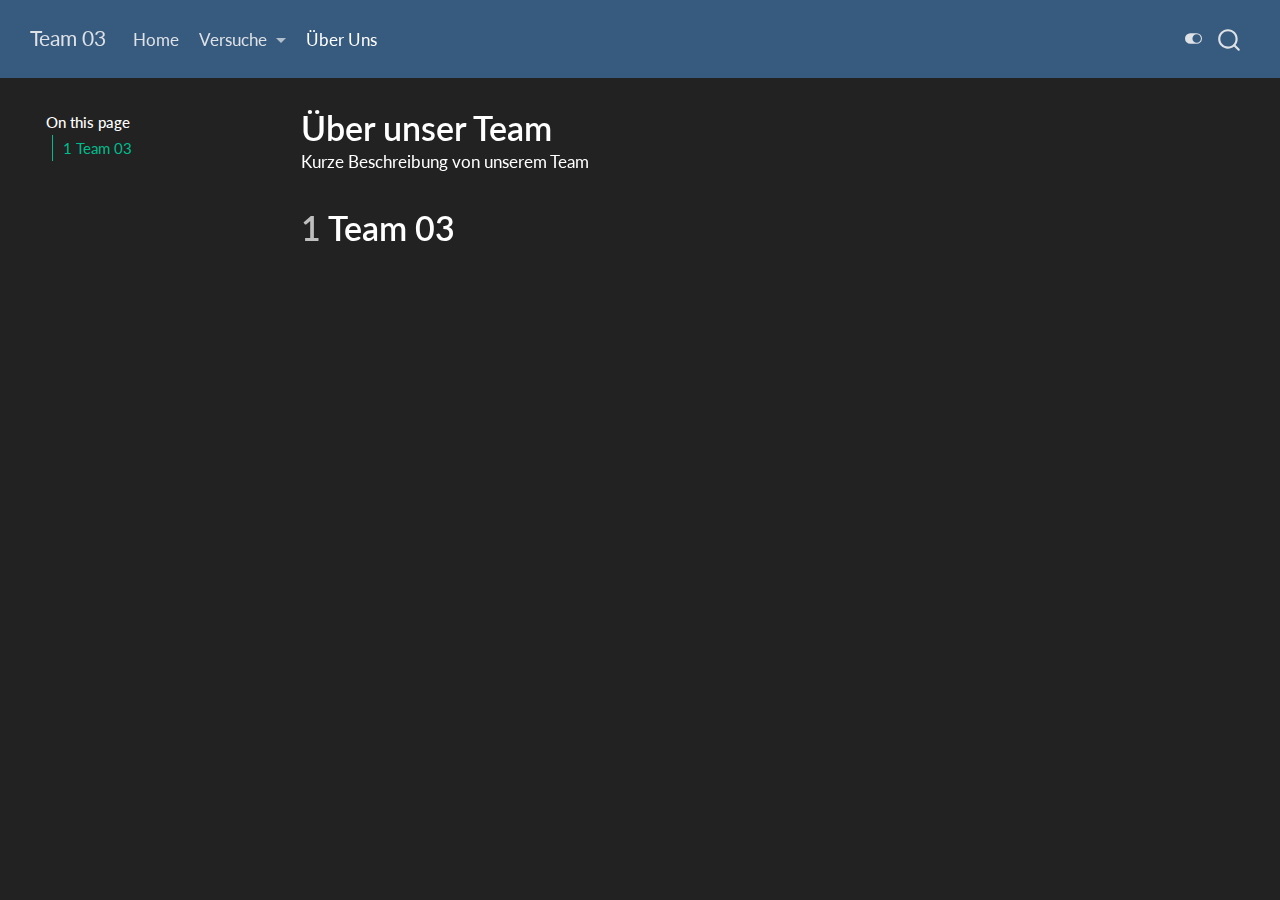
<file: about.html>
<!DOCTYPE html>
<html xmlns="http://www.w3.org/1999/xhtml" lang="en" xml:lang="en"><head>

<meta charset="utf-8">
<meta name="generator" content="quarto-1.6.42">

<meta name="viewport" content="width=device-width, initial-scale=1.0, user-scalable=yes">

<meta name="description" content="Kurze Beschreibung von unserem Team">

<title>Über unser Team – Team 03</title>
<style>
code{white-space: pre-wrap;}
span.smallcaps{font-variant: small-caps;}
div.columns{display: flex; gap: min(4vw, 1.5em);}
div.column{flex: auto; overflow-x: auto;}
div.hanging-indent{margin-left: 1.5em; text-indent: -1.5em;}
ul.task-list{list-style: none;}
ul.task-list li input[type="checkbox"] {
  width: 0.8em;
  margin: 0 0.8em 0.2em -1em; /* quarto-specific, see https://github.com/quarto-dev/quarto-cli/issues/4556 */ 
  vertical-align: middle;
}
</style>


<script src="site_libs/quarto-nav/quarto-nav.js"></script>
<script src="site_libs/quarto-nav/headroom.min.js"></script>
<script src="site_libs/clipboard/clipboard.min.js"></script>
<script src="site_libs/quarto-search/autocomplete.umd.js"></script>
<script src="site_libs/quarto-search/fuse.min.js"></script>
<script src="site_libs/quarto-search/quarto-search.js"></script>
<meta name="quarto:offset" content="./">
<script src="site_libs/quarto-html/quarto.js"></script>
<script src="site_libs/quarto-html/popper.min.js"></script>
<script src="site_libs/quarto-html/tippy.umd.min.js"></script>
<script src="site_libs/quarto-html/anchor.min.js"></script>
<link href="site_libs/quarto-html/tippy.css" rel="stylesheet">
<link href="site_libs/quarto-html/quarto-syntax-highlighting-2f5df379a58b258e96c21c0638c20c03.css" rel="stylesheet" class="quarto-color-scheme" id="quarto-text-highlighting-styles">
<link href="site_libs/quarto-html/quarto-syntax-highlighting-dark-b53751a350365c71b6c909e95f209ed1.css" rel="stylesheet" class="quarto-color-scheme quarto-color-alternate" id="quarto-text-highlighting-styles">
<script src="site_libs/bootstrap/bootstrap.min.js"></script>
<link href="site_libs/bootstrap/bootstrap-icons.css" rel="stylesheet">
<link href="site_libs/bootstrap/bootstrap-d75320580429fd03ccc14abf5aea7e44.min.css" rel="stylesheet" append-hash="true" class="quarto-color-scheme" id="quarto-bootstrap" data-mode="light">
<link href="site_libs/bootstrap/bootstrap-dark-03cff2e87a80ce85282700c0d3d2a4d3.min.css" rel="stylesheet" append-hash="true" class="quarto-color-scheme quarto-color-alternate" id="quarto-bootstrap" data-mode="dark">
<script id="quarto-search-options" type="application/json">{
  "location": "navbar",
  "copy-button": false,
  "collapse-after": 3,
  "panel-placement": "end",
  "type": "overlay",
  "limit": 50,
  "keyboard-shortcut": [
    "f",
    "/",
    "s"
  ],
  "show-item-context": false,
  "language": {
    "search-no-results-text": "No results",
    "search-matching-documents-text": "matching documents",
    "search-copy-link-title": "Copy link to search",
    "search-hide-matches-text": "Hide additional matches",
    "search-more-match-text": "more match in this document",
    "search-more-matches-text": "more matches in this document",
    "search-clear-button-title": "Clear",
    "search-text-placeholder": "",
    "search-detached-cancel-button-title": "Cancel",
    "search-submit-button-title": "Submit",
    "search-label": "Search"
  }
}</script>


<link rel="stylesheet" href="styles.css">
</head>

<body class="floating nav-fixed">

<div id="quarto-search-results"></div>
  <header id="quarto-header" class="headroom fixed-top">
    <nav class="navbar navbar-expand-lg " data-bs-theme="dark">
      <div class="navbar-container container-fluid">
      <div class="navbar-brand-container mx-auto">
    <a class="navbar-brand" href="./index.html">
    <span class="navbar-title">Team 03</span>
    </a>
  </div>
            <div id="quarto-search" class="" title="Search"></div>
          <button class="navbar-toggler" type="button" data-bs-toggle="collapse" data-bs-target="#navbarCollapse" aria-controls="navbarCollapse" role="menu" aria-expanded="false" aria-label="Toggle navigation" onclick="if (window.quartoToggleHeadroom) { window.quartoToggleHeadroom(); }">
  <span class="navbar-toggler-icon"></span>
</button>
          <div class="collapse navbar-collapse" id="navbarCollapse">
            <ul class="navbar-nav navbar-nav-scroll me-auto">
  <li class="nav-item">
    <a class="nav-link" href="./index.html"> 
<span class="menu-text">Home</span></a>
  </li>  
  <li class="nav-item dropdown ">
    <a class="nav-link dropdown-toggle" href="#" id="nav-menu-versuche" role="link" data-bs-toggle="dropdown" aria-expanded="false">
 <span class="menu-text">Versuche</span>
    </a>
    <ul class="dropdown-menu" aria-labelledby="nav-menu-versuche">    
        <li>
    <a class="dropdown-item" href="./versuch1.html">
 <span class="dropdown-text">Versuch 1</span></a>
  </li>  
        <li>
    <a class="dropdown-item" href="./versuch2.html">
 <span class="dropdown-text">Versuch 2</span></a>
  </li>  
        <li>
    <a class="dropdown-item" href="./versuch3.html">
 <span class="dropdown-text">Versuch 3</span></a>
  </li>  
        <li>
    <a class="dropdown-item" href="./versuch4.html">
 <span class="dropdown-text">Versuch 4</span></a>
  </li>  
        <li>
    <a class="dropdown-item" href="./versuch5.html">
 <span class="dropdown-text">Versuch 5</span></a>
  </li>  
        <li>
    <a class="dropdown-item" href="./versuch6.html">
 <span class="dropdown-text">Versuch 6</span></a>
  </li>  
    </ul>
  </li>
  <li class="nav-item">
    <a class="nav-link active" href="./about.html" aria-current="page"> 
<span class="menu-text">Über Uns</span></a>
  </li>  
</ul>
          </div> <!-- /navcollapse -->
            <div class="quarto-navbar-tools">
  <a href="" class="quarto-color-scheme-toggle quarto-navigation-tool  px-1" onclick="window.quartoToggleColorScheme(); return false;" title="Toggle dark mode"><i class="bi"></i></a>
</div>
      </div> <!-- /container-fluid -->
    </nav>
</header>
<!-- content -->
<div id="quarto-content" class="quarto-container page-columns page-rows-contents page-layout-article page-navbar">
<!-- sidebar -->
  <nav id="quarto-sidebar" class="sidebar collapse collapse-horizontal quarto-sidebar-collapse-item sidebar-navigation floating overflow-auto">
    <nav id="TOC" role="doc-toc" class="toc-active" data-toc-expanded="99">
    <h2 id="toc-title">On this page</h2>
   
  <ul>
  <li><a href="#team-03" id="toc-team-03" class="nav-link active" data-scroll-target="#team-03"><span class="header-section-number">1</span> Team 03</a></li>
  </ul>
</nav>
</nav>
<div id="quarto-sidebar-glass" class="quarto-sidebar-collapse-item" data-bs-toggle="collapse" data-bs-target=".quarto-sidebar-collapse-item"></div>
<!-- margin-sidebar -->
    <div id="quarto-margin-sidebar" class="sidebar margin-sidebar zindex-bottom">
    </div>
<!-- main -->
<main class="content" id="quarto-document-content">

<header id="title-block-header" class="quarto-title-block default">
<div class="quarto-title">
<h1 class="title">Über unser Team</h1>
</div>

<div>
  <div class="description">
    Kurze Beschreibung von unserem Team
  </div>
</div>


<div class="quarto-title-meta">

    
  
    
  </div>
  


</header>


<section id="team-03" class="level1" data-number="1">
<h1 data-number="1"><span class="header-section-number">1</span> Team 03</h1>


</section>

</main> <!-- /main -->
<script id="quarto-html-after-body" type="application/javascript">
window.document.addEventListener("DOMContentLoaded", function (event) {
  const toggleBodyColorMode = (bsSheetEl) => {
    const mode = bsSheetEl.getAttribute("data-mode");
    const bodyEl = window.document.querySelector("body");
    if (mode === "dark") {
      bodyEl.classList.add("quarto-dark");
      bodyEl.classList.remove("quarto-light");
    } else {
      bodyEl.classList.add("quarto-light");
      bodyEl.classList.remove("quarto-dark");
    }
  }
  const toggleBodyColorPrimary = () => {
    const bsSheetEl = window.document.querySelector("link#quarto-bootstrap");
    if (bsSheetEl) {
      toggleBodyColorMode(bsSheetEl);
    }
  }
  toggleBodyColorPrimary();  
  const disableStylesheet = (stylesheets) => {
    for (let i=0; i < stylesheets.length; i++) {
      const stylesheet = stylesheets[i];
      stylesheet.rel = 'prefetch';
    }
  }
  const enableStylesheet = (stylesheets) => {
    for (let i=0; i < stylesheets.length; i++) {
      const stylesheet = stylesheets[i];
      stylesheet.rel = 'stylesheet';
    }
  }
  const manageTransitions = (selector, allowTransitions) => {
    const els = window.document.querySelectorAll(selector);
    for (let i=0; i < els.length; i++) {
      const el = els[i];
      if (allowTransitions) {
        el.classList.remove('notransition');
      } else {
        el.classList.add('notransition');
      }
    }
  }
  const toggleGiscusIfUsed = (isAlternate, darkModeDefault) => {
    const baseTheme = document.querySelector('#giscus-base-theme')?.value ?? 'light';
    const alternateTheme = document.querySelector('#giscus-alt-theme')?.value ?? 'dark';
    let newTheme = '';
    if(darkModeDefault) {
      newTheme = isAlternate ? baseTheme : alternateTheme;
    } else {
      newTheme = isAlternate ? alternateTheme : baseTheme;
    }
    const changeGiscusTheme = () => {
      // From: https://github.com/giscus/giscus/issues/336
      const sendMessage = (message) => {
        const iframe = document.querySelector('iframe.giscus-frame');
        if (!iframe) return;
        iframe.contentWindow.postMessage({ giscus: message }, 'https://giscus.app');
      }
      sendMessage({
        setConfig: {
          theme: newTheme
        }
      });
    }
    const isGiscussLoaded = window.document.querySelector('iframe.giscus-frame') !== null;
    if (isGiscussLoaded) {
      changeGiscusTheme();
    }
  }
  const toggleColorMode = (alternate) => {
    // Switch the stylesheets
    const alternateStylesheets = window.document.querySelectorAll('link.quarto-color-scheme.quarto-color-alternate');
    manageTransitions('#quarto-margin-sidebar .nav-link', false);
    if (alternate) {
      enableStylesheet(alternateStylesheets);
      for (const sheetNode of alternateStylesheets) {
        if (sheetNode.id === "quarto-bootstrap") {
          toggleBodyColorMode(sheetNode);
        }
      }
    } else {
      disableStylesheet(alternateStylesheets);
      toggleBodyColorPrimary();
    }
    manageTransitions('#quarto-margin-sidebar .nav-link', true);
    // Switch the toggles
    const toggles = window.document.querySelectorAll('.quarto-color-scheme-toggle');
    for (let i=0; i < toggles.length; i++) {
      const toggle = toggles[i];
      if (toggle) {
        if (alternate) {
          toggle.classList.add("alternate");     
        } else {
          toggle.classList.remove("alternate");
        }
      }
    }
    // Hack to workaround the fact that safari doesn't
    // properly recolor the scrollbar when toggling (#1455)
    if (navigator.userAgent.indexOf('Safari') > 0 && navigator.userAgent.indexOf('Chrome') == -1) {
      manageTransitions("body", false);
      window.scrollTo(0, 1);
      setTimeout(() => {
        window.scrollTo(0, 0);
        manageTransitions("body", true);
      }, 40);  
    }
  }
  const isFileUrl = () => { 
    return window.location.protocol === 'file:';
  }
  const hasAlternateSentinel = () => {  
    let styleSentinel = getColorSchemeSentinel();
    if (styleSentinel !== null) {
      return styleSentinel === "alternate";
    } else {
      return false;
    }
  }
  const setStyleSentinel = (alternate) => {
    const value = alternate ? "alternate" : "default";
    if (!isFileUrl()) {
      window.localStorage.setItem("quarto-color-scheme", value);
    } else {
      localAlternateSentinel = value;
    }
  }
  const getColorSchemeSentinel = () => {
    if (!isFileUrl()) {
      const storageValue = window.localStorage.getItem("quarto-color-scheme");
      return storageValue != null ? storageValue : localAlternateSentinel;
    } else {
      return localAlternateSentinel;
    }
  }
  const darkModeDefault = true;
  let localAlternateSentinel = darkModeDefault ? 'alternate' : 'default';
  // Dark / light mode switch
  window.quartoToggleColorScheme = () => {
    // Read the current dark / light value 
    let toAlternate = !hasAlternateSentinel();
    toggleColorMode(toAlternate);
    setStyleSentinel(toAlternate);
    toggleGiscusIfUsed(toAlternate, darkModeDefault);
  };
  // Ensure there is a toggle, if there isn't float one in the top right
  if (window.document.querySelector('.quarto-color-scheme-toggle') === null) {
    const a = window.document.createElement('a');
    a.classList.add('top-right');
    a.classList.add('quarto-color-scheme-toggle');
    a.href = "";
    a.onclick = function() { try { window.quartoToggleColorScheme(); } catch {} return false; };
    const i = window.document.createElement("i");
    i.classList.add('bi');
    a.appendChild(i);
    window.document.body.appendChild(a);
  }
  // Switch to dark mode if need be
  if (hasAlternateSentinel()) {
    toggleColorMode(true);
  } else {
    toggleColorMode(false);
  }
  const icon = "";
  const anchorJS = new window.AnchorJS();
  anchorJS.options = {
    placement: 'right',
    icon: icon
  };
  anchorJS.add('.anchored');
  const isCodeAnnotation = (el) => {
    for (const clz of el.classList) {
      if (clz.startsWith('code-annotation-')) {                     
        return true;
      }
    }
    return false;
  }
  const onCopySuccess = function(e) {
    // button target
    const button = e.trigger;
    // don't keep focus
    button.blur();
    // flash "checked"
    button.classList.add('code-copy-button-checked');
    var currentTitle = button.getAttribute("title");
    button.setAttribute("title", "Copied!");
    let tooltip;
    if (window.bootstrap) {
      button.setAttribute("data-bs-toggle", "tooltip");
      button.setAttribute("data-bs-placement", "left");
      button.setAttribute("data-bs-title", "Copied!");
      tooltip = new bootstrap.Tooltip(button, 
        { trigger: "manual", 
          customClass: "code-copy-button-tooltip",
          offset: [0, -8]});
      tooltip.show();    
    }
    setTimeout(function() {
      if (tooltip) {
        tooltip.hide();
        button.removeAttribute("data-bs-title");
        button.removeAttribute("data-bs-toggle");
        button.removeAttribute("data-bs-placement");
      }
      button.setAttribute("title", currentTitle);
      button.classList.remove('code-copy-button-checked');
    }, 1000);
    // clear code selection
    e.clearSelection();
  }
  const getTextToCopy = function(trigger) {
      const codeEl = trigger.previousElementSibling.cloneNode(true);
      for (const childEl of codeEl.children) {
        if (isCodeAnnotation(childEl)) {
          childEl.remove();
        }
      }
      return codeEl.innerText;
  }
  const clipboard = new window.ClipboardJS('.code-copy-button:not([data-in-quarto-modal])', {
    text: getTextToCopy
  });
  clipboard.on('success', onCopySuccess);
  if (window.document.getElementById('quarto-embedded-source-code-modal')) {
    const clipboardModal = new window.ClipboardJS('.code-copy-button[data-in-quarto-modal]', {
      text: getTextToCopy,
      container: window.document.getElementById('quarto-embedded-source-code-modal')
    });
    clipboardModal.on('success', onCopySuccess);
  }
    var localhostRegex = new RegExp(/^(?:http|https):\/\/localhost\:?[0-9]*\//);
    var mailtoRegex = new RegExp(/^mailto:/);
      var filterRegex = new RegExp('/' + window.location.host + '/');
    var isInternal = (href) => {
        return filterRegex.test(href) || localhostRegex.test(href) || mailtoRegex.test(href);
    }
    // Inspect non-navigation links and adorn them if external
 	var links = window.document.querySelectorAll('a[href]:not(.nav-link):not(.navbar-brand):not(.toc-action):not(.sidebar-link):not(.sidebar-item-toggle):not(.pagination-link):not(.no-external):not([aria-hidden]):not(.dropdown-item):not(.quarto-navigation-tool):not(.about-link)');
    for (var i=0; i<links.length; i++) {
      const link = links[i];
      if (!isInternal(link.href)) {
        // undo the damage that might have been done by quarto-nav.js in the case of
        // links that we want to consider external
        if (link.dataset.originalHref !== undefined) {
          link.href = link.dataset.originalHref;
        }
      }
    }
  function tippyHover(el, contentFn, onTriggerFn, onUntriggerFn) {
    const config = {
      allowHTML: true,
      maxWidth: 500,
      delay: 100,
      arrow: false,
      appendTo: function(el) {
          return el.parentElement;
      },
      interactive: true,
      interactiveBorder: 10,
      theme: 'quarto',
      placement: 'bottom-start',
    };
    if (contentFn) {
      config.content = contentFn;
    }
    if (onTriggerFn) {
      config.onTrigger = onTriggerFn;
    }
    if (onUntriggerFn) {
      config.onUntrigger = onUntriggerFn;
    }
    window.tippy(el, config); 
  }
  const noterefs = window.document.querySelectorAll('a[role="doc-noteref"]');
  for (var i=0; i<noterefs.length; i++) {
    const ref = noterefs[i];
    tippyHover(ref, function() {
      // use id or data attribute instead here
      let href = ref.getAttribute('data-footnote-href') || ref.getAttribute('href');
      try { href = new URL(href).hash; } catch {}
      const id = href.replace(/^#\/?/, "");
      const note = window.document.getElementById(id);
      if (note) {
        return note.innerHTML;
      } else {
        return "";
      }
    });
  }
  const xrefs = window.document.querySelectorAll('a.quarto-xref');
  const processXRef = (id, note) => {
    // Strip column container classes
    const stripColumnClz = (el) => {
      el.classList.remove("page-full", "page-columns");
      if (el.children) {
        for (const child of el.children) {
          stripColumnClz(child);
        }
      }
    }
    stripColumnClz(note)
    if (id === null || id.startsWith('sec-')) {
      // Special case sections, only their first couple elements
      const container = document.createElement("div");
      if (note.children && note.children.length > 2) {
        container.appendChild(note.children[0].cloneNode(true));
        for (let i = 1; i < note.children.length; i++) {
          const child = note.children[i];
          if (child.tagName === "P" && child.innerText === "") {
            continue;
          } else {
            container.appendChild(child.cloneNode(true));
            break;
          }
        }
        if (window.Quarto?.typesetMath) {
          window.Quarto.typesetMath(container);
        }
        return container.innerHTML
      } else {
        if (window.Quarto?.typesetMath) {
          window.Quarto.typesetMath(note);
        }
        return note.innerHTML;
      }
    } else {
      // Remove any anchor links if they are present
      const anchorLink = note.querySelector('a.anchorjs-link');
      if (anchorLink) {
        anchorLink.remove();
      }
      if (window.Quarto?.typesetMath) {
        window.Quarto.typesetMath(note);
      }
      if (note.classList.contains("callout")) {
        return note.outerHTML;
      } else {
        return note.innerHTML;
      }
    }
  }
  for (var i=0; i<xrefs.length; i++) {
    const xref = xrefs[i];
    tippyHover(xref, undefined, function(instance) {
      instance.disable();
      let url = xref.getAttribute('href');
      let hash = undefined; 
      if (url.startsWith('#')) {
        hash = url;
      } else {
        try { hash = new URL(url).hash; } catch {}
      }
      if (hash) {
        const id = hash.replace(/^#\/?/, "");
        const note = window.document.getElementById(id);
        if (note !== null) {
          try {
            const html = processXRef(id, note.cloneNode(true));
            instance.setContent(html);
          } finally {
            instance.enable();
            instance.show();
          }
        } else {
          // See if we can fetch this
          fetch(url.split('#')[0])
          .then(res => res.text())
          .then(html => {
            const parser = new DOMParser();
            const htmlDoc = parser.parseFromString(html, "text/html");
            const note = htmlDoc.getElementById(id);
            if (note !== null) {
              const html = processXRef(id, note);
              instance.setContent(html);
            } 
          }).finally(() => {
            instance.enable();
            instance.show();
          });
        }
      } else {
        // See if we can fetch a full url (with no hash to target)
        // This is a special case and we should probably do some content thinning / targeting
        fetch(url)
        .then(res => res.text())
        .then(html => {
          const parser = new DOMParser();
          const htmlDoc = parser.parseFromString(html, "text/html");
          const note = htmlDoc.querySelector('main.content');
          if (note !== null) {
            // This should only happen for chapter cross references
            // (since there is no id in the URL)
            // remove the first header
            if (note.children.length > 0 && note.children[0].tagName === "HEADER") {
              note.children[0].remove();
            }
            const html = processXRef(null, note);
            instance.setContent(html);
          } 
        }).finally(() => {
          instance.enable();
          instance.show();
        });
      }
    }, function(instance) {
    });
  }
      let selectedAnnoteEl;
      const selectorForAnnotation = ( cell, annotation) => {
        let cellAttr = 'data-code-cell="' + cell + '"';
        let lineAttr = 'data-code-annotation="' +  annotation + '"';
        const selector = 'span[' + cellAttr + '][' + lineAttr + ']';
        return selector;
      }
      const selectCodeLines = (annoteEl) => {
        const doc = window.document;
        const targetCell = annoteEl.getAttribute("data-target-cell");
        const targetAnnotation = annoteEl.getAttribute("data-target-annotation");
        const annoteSpan = window.document.querySelector(selectorForAnnotation(targetCell, targetAnnotation));
        const lines = annoteSpan.getAttribute("data-code-lines").split(",");
        const lineIds = lines.map((line) => {
          return targetCell + "-" + line;
        })
        let top = null;
        let height = null;
        let parent = null;
        if (lineIds.length > 0) {
            //compute the position of the single el (top and bottom and make a div)
            const el = window.document.getElementById(lineIds[0]);
            top = el.offsetTop;
            height = el.offsetHeight;
            parent = el.parentElement.parentElement;
          if (lineIds.length > 1) {
            const lastEl = window.document.getElementById(lineIds[lineIds.length - 1]);
            const bottom = lastEl.offsetTop + lastEl.offsetHeight;
            height = bottom - top;
          }
          if (top !== null && height !== null && parent !== null) {
            // cook up a div (if necessary) and position it 
            let div = window.document.getElementById("code-annotation-line-highlight");
            if (div === null) {
              div = window.document.createElement("div");
              div.setAttribute("id", "code-annotation-line-highlight");
              div.style.position = 'absolute';
              parent.appendChild(div);
            }
            div.style.top = top - 2 + "px";
            div.style.height = height + 4 + "px";
            div.style.left = 0;
            let gutterDiv = window.document.getElementById("code-annotation-line-highlight-gutter");
            if (gutterDiv === null) {
              gutterDiv = window.document.createElement("div");
              gutterDiv.setAttribute("id", "code-annotation-line-highlight-gutter");
              gutterDiv.style.position = 'absolute';
              const codeCell = window.document.getElementById(targetCell);
              const gutter = codeCell.querySelector('.code-annotation-gutter');
              gutter.appendChild(gutterDiv);
            }
            gutterDiv.style.top = top - 2 + "px";
            gutterDiv.style.height = height + 4 + "px";
          }
          selectedAnnoteEl = annoteEl;
        }
      };
      const unselectCodeLines = () => {
        const elementsIds = ["code-annotation-line-highlight", "code-annotation-line-highlight-gutter"];
        elementsIds.forEach((elId) => {
          const div = window.document.getElementById(elId);
          if (div) {
            div.remove();
          }
        });
        selectedAnnoteEl = undefined;
      };
        // Handle positioning of the toggle
    window.addEventListener(
      "resize",
      throttle(() => {
        elRect = undefined;
        if (selectedAnnoteEl) {
          selectCodeLines(selectedAnnoteEl);
        }
      }, 10)
    );
    function throttle(fn, ms) {
    let throttle = false;
    let timer;
      return (...args) => {
        if(!throttle) { // first call gets through
            fn.apply(this, args);
            throttle = true;
        } else { // all the others get throttled
            if(timer) clearTimeout(timer); // cancel #2
            timer = setTimeout(() => {
              fn.apply(this, args);
              timer = throttle = false;
            }, ms);
        }
      };
    }
      // Attach click handler to the DT
      const annoteDls = window.document.querySelectorAll('dt[data-target-cell]');
      for (const annoteDlNode of annoteDls) {
        annoteDlNode.addEventListener('click', (event) => {
          const clickedEl = event.target;
          if (clickedEl !== selectedAnnoteEl) {
            unselectCodeLines();
            const activeEl = window.document.querySelector('dt[data-target-cell].code-annotation-active');
            if (activeEl) {
              activeEl.classList.remove('code-annotation-active');
            }
            selectCodeLines(clickedEl);
            clickedEl.classList.add('code-annotation-active');
          } else {
            // Unselect the line
            unselectCodeLines();
            clickedEl.classList.remove('code-annotation-active');
          }
        });
      }
  const findCites = (el) => {
    const parentEl = el.parentElement;
    if (parentEl) {
      const cites = parentEl.dataset.cites;
      if (cites) {
        return {
          el,
          cites: cites.split(' ')
        };
      } else {
        return findCites(el.parentElement)
      }
    } else {
      return undefined;
    }
  };
  var bibliorefs = window.document.querySelectorAll('a[role="doc-biblioref"]');
  for (var i=0; i<bibliorefs.length; i++) {
    const ref = bibliorefs[i];
    const citeInfo = findCites(ref);
    if (citeInfo) {
      tippyHover(citeInfo.el, function() {
        var popup = window.document.createElement('div');
        citeInfo.cites.forEach(function(cite) {
          var citeDiv = window.document.createElement('div');
          citeDiv.classList.add('hanging-indent');
          citeDiv.classList.add('csl-entry');
          var biblioDiv = window.document.getElementById('ref-' + cite);
          if (biblioDiv) {
            citeDiv.innerHTML = biblioDiv.innerHTML;
          }
          popup.appendChild(citeDiv);
        });
        return popup.innerHTML;
      });
    }
  }
});
</script>
</div> <!-- /content -->




</body></html>
</file>
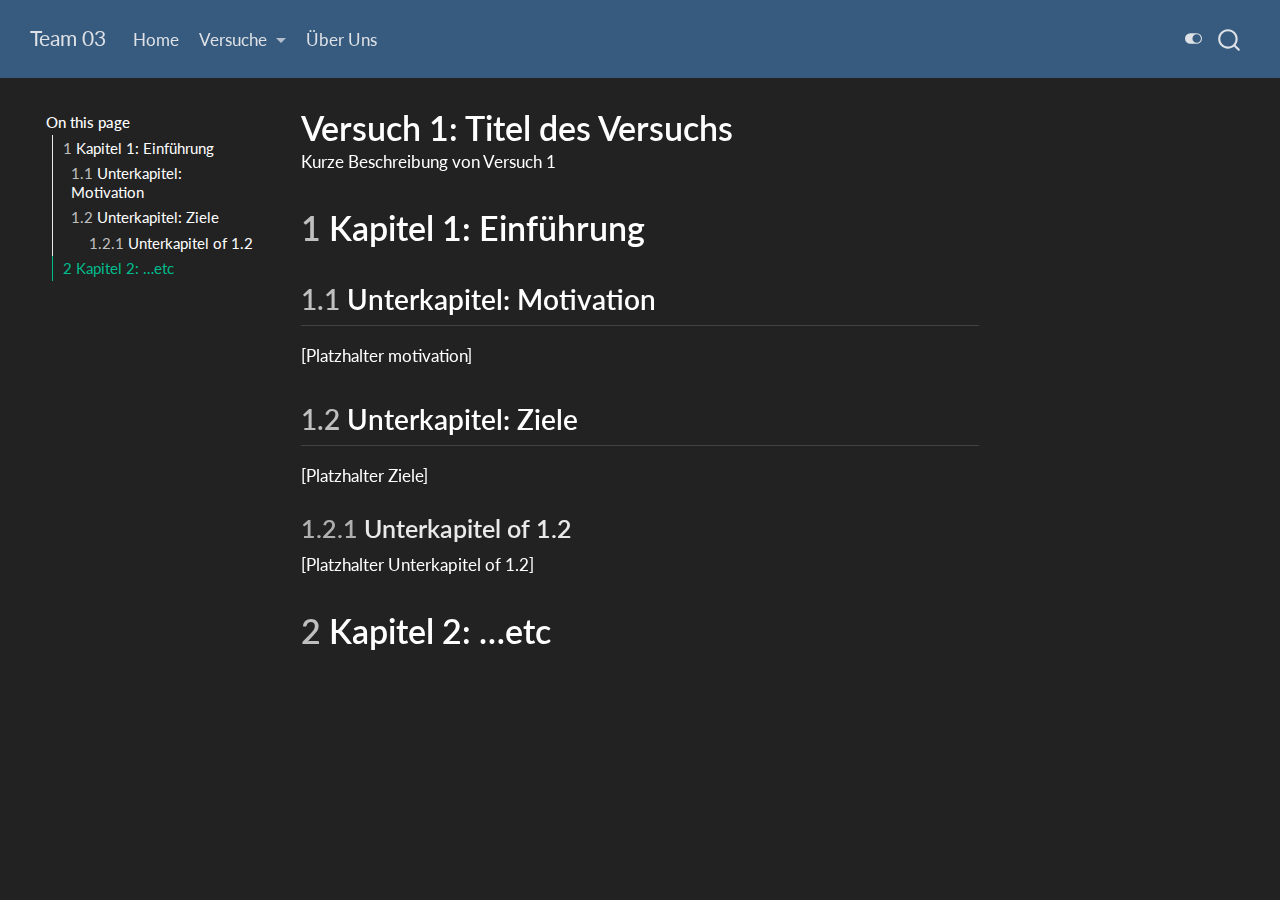
<file: versuch1.html>
<!DOCTYPE html>
<html xmlns="http://www.w3.org/1999/xhtml" lang="en" xml:lang="en"><head>

<meta charset="utf-8">
<meta name="generator" content="quarto-1.6.42">

<meta name="viewport" content="width=device-width, initial-scale=1.0, user-scalable=yes">

<meta name="description" content="Kurze Beschreibung von Versuch 1">

<title>Versuch 1: Titel des Versuchs – Team 03</title>
<style>
code{white-space: pre-wrap;}
span.smallcaps{font-variant: small-caps;}
div.columns{display: flex; gap: min(4vw, 1.5em);}
div.column{flex: auto; overflow-x: auto;}
div.hanging-indent{margin-left: 1.5em; text-indent: -1.5em;}
ul.task-list{list-style: none;}
ul.task-list li input[type="checkbox"] {
  width: 0.8em;
  margin: 0 0.8em 0.2em -1em; /* quarto-specific, see https://github.com/quarto-dev/quarto-cli/issues/4556 */ 
  vertical-align: middle;
}
</style>


<script src="site_libs/quarto-nav/quarto-nav.js"></script>
<script src="site_libs/quarto-nav/headroom.min.js"></script>
<script src="site_libs/clipboard/clipboard.min.js"></script>
<script src="site_libs/quarto-search/autocomplete.umd.js"></script>
<script src="site_libs/quarto-search/fuse.min.js"></script>
<script src="site_libs/quarto-search/quarto-search.js"></script>
<meta name="quarto:offset" content="./">
<script src="site_libs/quarto-html/quarto.js"></script>
<script src="site_libs/quarto-html/popper.min.js"></script>
<script src="site_libs/quarto-html/tippy.umd.min.js"></script>
<script src="site_libs/quarto-html/anchor.min.js"></script>
<link href="site_libs/quarto-html/tippy.css" rel="stylesheet">
<link href="site_libs/quarto-html/quarto-syntax-highlighting-2f5df379a58b258e96c21c0638c20c03.css" rel="stylesheet" class="quarto-color-scheme" id="quarto-text-highlighting-styles">
<link href="site_libs/quarto-html/quarto-syntax-highlighting-dark-b53751a350365c71b6c909e95f209ed1.css" rel="stylesheet" class="quarto-color-scheme quarto-color-alternate" id="quarto-text-highlighting-styles">
<script src="site_libs/bootstrap/bootstrap.min.js"></script>
<link href="site_libs/bootstrap/bootstrap-icons.css" rel="stylesheet">
<link href="site_libs/bootstrap/bootstrap-d75320580429fd03ccc14abf5aea7e44.min.css" rel="stylesheet" append-hash="true" class="quarto-color-scheme" id="quarto-bootstrap" data-mode="light">
<link href="site_libs/bootstrap/bootstrap-dark-03cff2e87a80ce85282700c0d3d2a4d3.min.css" rel="stylesheet" append-hash="true" class="quarto-color-scheme quarto-color-alternate" id="quarto-bootstrap" data-mode="dark">
<script id="quarto-search-options" type="application/json">{
  "location": "navbar",
  "copy-button": false,
  "collapse-after": 3,
  "panel-placement": "end",
  "type": "overlay",
  "limit": 50,
  "keyboard-shortcut": [
    "f",
    "/",
    "s"
  ],
  "show-item-context": false,
  "language": {
    "search-no-results-text": "No results",
    "search-matching-documents-text": "matching documents",
    "search-copy-link-title": "Copy link to search",
    "search-hide-matches-text": "Hide additional matches",
    "search-more-match-text": "more match in this document",
    "search-more-matches-text": "more matches in this document",
    "search-clear-button-title": "Clear",
    "search-text-placeholder": "",
    "search-detached-cancel-button-title": "Cancel",
    "search-submit-button-title": "Submit",
    "search-label": "Search"
  }
}</script>


<link rel="stylesheet" href="styles.css">
</head>

<body class="floating nav-fixed">

<div id="quarto-search-results"></div>
  <header id="quarto-header" class="headroom fixed-top">
    <nav class="navbar navbar-expand-lg " data-bs-theme="dark">
      <div class="navbar-container container-fluid">
      <div class="navbar-brand-container mx-auto">
    <a class="navbar-brand" href="./index.html">
    <span class="navbar-title">Team 03</span>
    </a>
  </div>
            <div id="quarto-search" class="" title="Search"></div>
          <button class="navbar-toggler" type="button" data-bs-toggle="collapse" data-bs-target="#navbarCollapse" aria-controls="navbarCollapse" role="menu" aria-expanded="false" aria-label="Toggle navigation" onclick="if (window.quartoToggleHeadroom) { window.quartoToggleHeadroom(); }">
  <span class="navbar-toggler-icon"></span>
</button>
          <div class="collapse navbar-collapse" id="navbarCollapse">
            <ul class="navbar-nav navbar-nav-scroll me-auto">
  <li class="nav-item">
    <a class="nav-link" href="./index.html"> 
<span class="menu-text">Home</span></a>
  </li>  
  <li class="nav-item dropdown ">
    <a class="nav-link dropdown-toggle" href="#" id="nav-menu-versuche" role="link" data-bs-toggle="dropdown" aria-expanded="false">
 <span class="menu-text">Versuche</span>
    </a>
    <ul class="dropdown-menu" aria-labelledby="nav-menu-versuche">    
        <li>
    <a class="dropdown-item" href="./versuch1.html">
 <span class="dropdown-text">Versuch 1</span></a>
  </li>  
        <li>
    <a class="dropdown-item" href="./versuch2.html">
 <span class="dropdown-text">Versuch 2</span></a>
  </li>  
        <li>
    <a class="dropdown-item" href="./versuch3.html">
 <span class="dropdown-text">Versuch 3</span></a>
  </li>  
        <li>
    <a class="dropdown-item" href="./versuch4.html">
 <span class="dropdown-text">Versuch 4</span></a>
  </li>  
        <li>
    <a class="dropdown-item" href="./versuch5.html">
 <span class="dropdown-text">Versuch 5</span></a>
  </li>  
        <li>
    <a class="dropdown-item" href="./versuch6.html">
 <span class="dropdown-text">Versuch 6</span></a>
  </li>  
    </ul>
  </li>
  <li class="nav-item">
    <a class="nav-link" href="./about.html"> 
<span class="menu-text">Über Uns</span></a>
  </li>  
</ul>
          </div> <!-- /navcollapse -->
            <div class="quarto-navbar-tools">
  <a href="" class="quarto-color-scheme-toggle quarto-navigation-tool  px-1" onclick="window.quartoToggleColorScheme(); return false;" title="Toggle dark mode"><i class="bi"></i></a>
</div>
      </div> <!-- /container-fluid -->
    </nav>
</header>
<!-- content -->
<div id="quarto-content" class="quarto-container page-columns page-rows-contents page-layout-article page-navbar">
<!-- sidebar -->
  <nav id="quarto-sidebar" class="sidebar collapse collapse-horizontal quarto-sidebar-collapse-item sidebar-navigation floating overflow-auto">
    <nav id="TOC" role="doc-toc" class="toc-active" data-toc-expanded="99">
    <h2 id="toc-title">On this page</h2>
   
  <ul>
  <li><a href="#kapitel-1-einführung" id="toc-kapitel-1-einführung" class="nav-link active" data-scroll-target="#kapitel-1-einführung"><span class="header-section-number">1</span> Kapitel 1: Einführung</a>
  <ul class="collapse">
  <li><a href="#unterkapitel-motivation" id="toc-unterkapitel-motivation" class="nav-link" data-scroll-target="#unterkapitel-motivation"><span class="header-section-number">1.1</span> Unterkapitel: Motivation</a></li>
  <li><a href="#unterkapitel-ziele" id="toc-unterkapitel-ziele" class="nav-link" data-scroll-target="#unterkapitel-ziele"><span class="header-section-number">1.2</span> Unterkapitel: Ziele</a>
  <ul class="collapse">
  <li><a href="#unterkapitel-of-1.2" id="toc-unterkapitel-of-1.2" class="nav-link" data-scroll-target="#unterkapitel-of-1.2"><span class="header-section-number">1.2.1</span> Unterkapitel of 1.2</a></li>
  </ul></li>
  </ul></li>
  <li><a href="#kapitel-2-etc" id="toc-kapitel-2-etc" class="nav-link" data-scroll-target="#kapitel-2-etc"><span class="header-section-number">2</span> Kapitel 2: …etc</a></li>
  </ul>
</nav>
</nav>
<div id="quarto-sidebar-glass" class="quarto-sidebar-collapse-item" data-bs-toggle="collapse" data-bs-target=".quarto-sidebar-collapse-item"></div>
<!-- margin-sidebar -->
    <div id="quarto-margin-sidebar" class="sidebar margin-sidebar zindex-bottom">
    </div>
<!-- main -->
<main class="content" id="quarto-document-content">

<header id="title-block-header" class="quarto-title-block default">
<div class="quarto-title">
<h1 class="title">Versuch 1: Titel des Versuchs</h1>
</div>

<div>
  <div class="description">
    Kurze Beschreibung von Versuch 1
  </div>
</div>


<div class="quarto-title-meta">

    
  
    
  </div>
  


</header>


<section id="kapitel-1-einführung" class="level1" data-number="1">
<h1 data-number="1"><span class="header-section-number">1</span> Kapitel 1: Einführung</h1>
<section id="unterkapitel-motivation" class="level2" data-number="1.1">
<h2 data-number="1.1" class="anchored" data-anchor-id="unterkapitel-motivation"><span class="header-section-number">1.1</span> Unterkapitel: Motivation</h2>
<p>[Platzhalter motivation]</p>
</section>
<section id="unterkapitel-ziele" class="level2" data-number="1.2">
<h2 data-number="1.2" class="anchored" data-anchor-id="unterkapitel-ziele"><span class="header-section-number">1.2</span> Unterkapitel: Ziele</h2>
<p>[Platzhalter Ziele]</p>
<section id="unterkapitel-of-1.2" class="level3" data-number="1.2.1">
<h3 data-number="1.2.1" class="anchored" data-anchor-id="unterkapitel-of-1.2"><span class="header-section-number">1.2.1</span> Unterkapitel of 1.2</h3>
<p>[Platzhalter Unterkapitel of 1.2]</p>
</section>
</section>
</section>
<section id="kapitel-2-etc" class="level1" data-number="2">
<h1 data-number="2"><span class="header-section-number">2</span> Kapitel 2: …etc</h1>


</section>

</main> <!-- /main -->
<script id="quarto-html-after-body" type="application/javascript">
window.document.addEventListener("DOMContentLoaded", function (event) {
  const toggleBodyColorMode = (bsSheetEl) => {
    const mode = bsSheetEl.getAttribute("data-mode");
    const bodyEl = window.document.querySelector("body");
    if (mode === "dark") {
      bodyEl.classList.add("quarto-dark");
      bodyEl.classList.remove("quarto-light");
    } else {
      bodyEl.classList.add("quarto-light");
      bodyEl.classList.remove("quarto-dark");
    }
  }
  const toggleBodyColorPrimary = () => {
    const bsSheetEl = window.document.querySelector("link#quarto-bootstrap");
    if (bsSheetEl) {
      toggleBodyColorMode(bsSheetEl);
    }
  }
  toggleBodyColorPrimary();  
  const disableStylesheet = (stylesheets) => {
    for (let i=0; i < stylesheets.length; i++) {
      const stylesheet = stylesheets[i];
      stylesheet.rel = 'prefetch';
    }
  }
  const enableStylesheet = (stylesheets) => {
    for (let i=0; i < stylesheets.length; i++) {
      const stylesheet = stylesheets[i];
      stylesheet.rel = 'stylesheet';
    }
  }
  const manageTransitions = (selector, allowTransitions) => {
    const els = window.document.querySelectorAll(selector);
    for (let i=0; i < els.length; i++) {
      const el = els[i];
      if (allowTransitions) {
        el.classList.remove('notransition');
      } else {
        el.classList.add('notransition');
      }
    }
  }
  const toggleGiscusIfUsed = (isAlternate, darkModeDefault) => {
    const baseTheme = document.querySelector('#giscus-base-theme')?.value ?? 'light';
    const alternateTheme = document.querySelector('#giscus-alt-theme')?.value ?? 'dark';
    let newTheme = '';
    if(darkModeDefault) {
      newTheme = isAlternate ? baseTheme : alternateTheme;
    } else {
      newTheme = isAlternate ? alternateTheme : baseTheme;
    }
    const changeGiscusTheme = () => {
      // From: https://github.com/giscus/giscus/issues/336
      const sendMessage = (message) => {
        const iframe = document.querySelector('iframe.giscus-frame');
        if (!iframe) return;
        iframe.contentWindow.postMessage({ giscus: message }, 'https://giscus.app');
      }
      sendMessage({
        setConfig: {
          theme: newTheme
        }
      });
    }
    const isGiscussLoaded = window.document.querySelector('iframe.giscus-frame') !== null;
    if (isGiscussLoaded) {
      changeGiscusTheme();
    }
  }
  const toggleColorMode = (alternate) => {
    // Switch the stylesheets
    const alternateStylesheets = window.document.querySelectorAll('link.quarto-color-scheme.quarto-color-alternate');
    manageTransitions('#quarto-margin-sidebar .nav-link', false);
    if (alternate) {
      enableStylesheet(alternateStylesheets);
      for (const sheetNode of alternateStylesheets) {
        if (sheetNode.id === "quarto-bootstrap") {
          toggleBodyColorMode(sheetNode);
        }
      }
    } else {
      disableStylesheet(alternateStylesheets);
      toggleBodyColorPrimary();
    }
    manageTransitions('#quarto-margin-sidebar .nav-link', true);
    // Switch the toggles
    const toggles = window.document.querySelectorAll('.quarto-color-scheme-toggle');
    for (let i=0; i < toggles.length; i++) {
      const toggle = toggles[i];
      if (toggle) {
        if (alternate) {
          toggle.classList.add("alternate");     
        } else {
          toggle.classList.remove("alternate");
        }
      }
    }
    // Hack to workaround the fact that safari doesn't
    // properly recolor the scrollbar when toggling (#1455)
    if (navigator.userAgent.indexOf('Safari') > 0 && navigator.userAgent.indexOf('Chrome') == -1) {
      manageTransitions("body", false);
      window.scrollTo(0, 1);
      setTimeout(() => {
        window.scrollTo(0, 0);
        manageTransitions("body", true);
      }, 40);  
    }
  }
  const isFileUrl = () => { 
    return window.location.protocol === 'file:';
  }
  const hasAlternateSentinel = () => {  
    let styleSentinel = getColorSchemeSentinel();
    if (styleSentinel !== null) {
      return styleSentinel === "alternate";
    } else {
      return false;
    }
  }
  const setStyleSentinel = (alternate) => {
    const value = alternate ? "alternate" : "default";
    if (!isFileUrl()) {
      window.localStorage.setItem("quarto-color-scheme", value);
    } else {
      localAlternateSentinel = value;
    }
  }
  const getColorSchemeSentinel = () => {
    if (!isFileUrl()) {
      const storageValue = window.localStorage.getItem("quarto-color-scheme");
      return storageValue != null ? storageValue : localAlternateSentinel;
    } else {
      return localAlternateSentinel;
    }
  }
  const darkModeDefault = true;
  let localAlternateSentinel = darkModeDefault ? 'alternate' : 'default';
  // Dark / light mode switch
  window.quartoToggleColorScheme = () => {
    // Read the current dark / light value 
    let toAlternate = !hasAlternateSentinel();
    toggleColorMode(toAlternate);
    setStyleSentinel(toAlternate);
    toggleGiscusIfUsed(toAlternate, darkModeDefault);
  };
  // Ensure there is a toggle, if there isn't float one in the top right
  if (window.document.querySelector('.quarto-color-scheme-toggle') === null) {
    const a = window.document.createElement('a');
    a.classList.add('top-right');
    a.classList.add('quarto-color-scheme-toggle');
    a.href = "";
    a.onclick = function() { try { window.quartoToggleColorScheme(); } catch {} return false; };
    const i = window.document.createElement("i");
    i.classList.add('bi');
    a.appendChild(i);
    window.document.body.appendChild(a);
  }
  // Switch to dark mode if need be
  if (hasAlternateSentinel()) {
    toggleColorMode(true);
  } else {
    toggleColorMode(false);
  }
  const icon = "";
  const anchorJS = new window.AnchorJS();
  anchorJS.options = {
    placement: 'right',
    icon: icon
  };
  anchorJS.add('.anchored');
  const isCodeAnnotation = (el) => {
    for (const clz of el.classList) {
      if (clz.startsWith('code-annotation-')) {                     
        return true;
      }
    }
    return false;
  }
  const onCopySuccess = function(e) {
    // button target
    const button = e.trigger;
    // don't keep focus
    button.blur();
    // flash "checked"
    button.classList.add('code-copy-button-checked');
    var currentTitle = button.getAttribute("title");
    button.setAttribute("title", "Copied!");
    let tooltip;
    if (window.bootstrap) {
      button.setAttribute("data-bs-toggle", "tooltip");
      button.setAttribute("data-bs-placement", "left");
      button.setAttribute("data-bs-title", "Copied!");
      tooltip = new bootstrap.Tooltip(button, 
        { trigger: "manual", 
          customClass: "code-copy-button-tooltip",
          offset: [0, -8]});
      tooltip.show();    
    }
    setTimeout(function() {
      if (tooltip) {
        tooltip.hide();
        button.removeAttribute("data-bs-title");
        button.removeAttribute("data-bs-toggle");
        button.removeAttribute("data-bs-placement");
      }
      button.setAttribute("title", currentTitle);
      button.classList.remove('code-copy-button-checked');
    }, 1000);
    // clear code selection
    e.clearSelection();
  }
  const getTextToCopy = function(trigger) {
      const codeEl = trigger.previousElementSibling.cloneNode(true);
      for (const childEl of codeEl.children) {
        if (isCodeAnnotation(childEl)) {
          childEl.remove();
        }
      }
      return codeEl.innerText;
  }
  const clipboard = new window.ClipboardJS('.code-copy-button:not([data-in-quarto-modal])', {
    text: getTextToCopy
  });
  clipboard.on('success', onCopySuccess);
  if (window.document.getElementById('quarto-embedded-source-code-modal')) {
    const clipboardModal = new window.ClipboardJS('.code-copy-button[data-in-quarto-modal]', {
      text: getTextToCopy,
      container: window.document.getElementById('quarto-embedded-source-code-modal')
    });
    clipboardModal.on('success', onCopySuccess);
  }
    var localhostRegex = new RegExp(/^(?:http|https):\/\/localhost\:?[0-9]*\//);
    var mailtoRegex = new RegExp(/^mailto:/);
      var filterRegex = new RegExp('/' + window.location.host + '/');
    var isInternal = (href) => {
        return filterRegex.test(href) || localhostRegex.test(href) || mailtoRegex.test(href);
    }
    // Inspect non-navigation links and adorn them if external
 	var links = window.document.querySelectorAll('a[href]:not(.nav-link):not(.navbar-brand):not(.toc-action):not(.sidebar-link):not(.sidebar-item-toggle):not(.pagination-link):not(.no-external):not([aria-hidden]):not(.dropdown-item):not(.quarto-navigation-tool):not(.about-link)');
    for (var i=0; i<links.length; i++) {
      const link = links[i];
      if (!isInternal(link.href)) {
        // undo the damage that might have been done by quarto-nav.js in the case of
        // links that we want to consider external
        if (link.dataset.originalHref !== undefined) {
          link.href = link.dataset.originalHref;
        }
      }
    }
  function tippyHover(el, contentFn, onTriggerFn, onUntriggerFn) {
    const config = {
      allowHTML: true,
      maxWidth: 500,
      delay: 100,
      arrow: false,
      appendTo: function(el) {
          return el.parentElement;
      },
      interactive: true,
      interactiveBorder: 10,
      theme: 'quarto',
      placement: 'bottom-start',
    };
    if (contentFn) {
      config.content = contentFn;
    }
    if (onTriggerFn) {
      config.onTrigger = onTriggerFn;
    }
    if (onUntriggerFn) {
      config.onUntrigger = onUntriggerFn;
    }
    window.tippy(el, config); 
  }
  const noterefs = window.document.querySelectorAll('a[role="doc-noteref"]');
  for (var i=0; i<noterefs.length; i++) {
    const ref = noterefs[i];
    tippyHover(ref, function() {
      // use id or data attribute instead here
      let href = ref.getAttribute('data-footnote-href') || ref.getAttribute('href');
      try { href = new URL(href).hash; } catch {}
      const id = href.replace(/^#\/?/, "");
      const note = window.document.getElementById(id);
      if (note) {
        return note.innerHTML;
      } else {
        return "";
      }
    });
  }
  const xrefs = window.document.querySelectorAll('a.quarto-xref');
  const processXRef = (id, note) => {
    // Strip column container classes
    const stripColumnClz = (el) => {
      el.classList.remove("page-full", "page-columns");
      if (el.children) {
        for (const child of el.children) {
          stripColumnClz(child);
        }
      }
    }
    stripColumnClz(note)
    if (id === null || id.startsWith('sec-')) {
      // Special case sections, only their first couple elements
      const container = document.createElement("div");
      if (note.children && note.children.length > 2) {
        container.appendChild(note.children[0].cloneNode(true));
        for (let i = 1; i < note.children.length; i++) {
          const child = note.children[i];
          if (child.tagName === "P" && child.innerText === "") {
            continue;
          } else {
            container.appendChild(child.cloneNode(true));
            break;
          }
        }
        if (window.Quarto?.typesetMath) {
          window.Quarto.typesetMath(container);
        }
        return container.innerHTML
      } else {
        if (window.Quarto?.typesetMath) {
          window.Quarto.typesetMath(note);
        }
        return note.innerHTML;
      }
    } else {
      // Remove any anchor links if they are present
      const anchorLink = note.querySelector('a.anchorjs-link');
      if (anchorLink) {
        anchorLink.remove();
      }
      if (window.Quarto?.typesetMath) {
        window.Quarto.typesetMath(note);
      }
      if (note.classList.contains("callout")) {
        return note.outerHTML;
      } else {
        return note.innerHTML;
      }
    }
  }
  for (var i=0; i<xrefs.length; i++) {
    const xref = xrefs[i];
    tippyHover(xref, undefined, function(instance) {
      instance.disable();
      let url = xref.getAttribute('href');
      let hash = undefined; 
      if (url.startsWith('#')) {
        hash = url;
      } else {
        try { hash = new URL(url).hash; } catch {}
      }
      if (hash) {
        const id = hash.replace(/^#\/?/, "");
        const note = window.document.getElementById(id);
        if (note !== null) {
          try {
            const html = processXRef(id, note.cloneNode(true));
            instance.setContent(html);
          } finally {
            instance.enable();
            instance.show();
          }
        } else {
          // See if we can fetch this
          fetch(url.split('#')[0])
          .then(res => res.text())
          .then(html => {
            const parser = new DOMParser();
            const htmlDoc = parser.parseFromString(html, "text/html");
            const note = htmlDoc.getElementById(id);
            if (note !== null) {
              const html = processXRef(id, note);
              instance.setContent(html);
            } 
          }).finally(() => {
            instance.enable();
            instance.show();
          });
        }
      } else {
        // See if we can fetch a full url (with no hash to target)
        // This is a special case and we should probably do some content thinning / targeting
        fetch(url)
        .then(res => res.text())
        .then(html => {
          const parser = new DOMParser();
          const htmlDoc = parser.parseFromString(html, "text/html");
          const note = htmlDoc.querySelector('main.content');
          if (note !== null) {
            // This should only happen for chapter cross references
            // (since there is no id in the URL)
            // remove the first header
            if (note.children.length > 0 && note.children[0].tagName === "HEADER") {
              note.children[0].remove();
            }
            const html = processXRef(null, note);
            instance.setContent(html);
          } 
        }).finally(() => {
          instance.enable();
          instance.show();
        });
      }
    }, function(instance) {
    });
  }
      let selectedAnnoteEl;
      const selectorForAnnotation = ( cell, annotation) => {
        let cellAttr = 'data-code-cell="' + cell + '"';
        let lineAttr = 'data-code-annotation="' +  annotation + '"';
        const selector = 'span[' + cellAttr + '][' + lineAttr + ']';
        return selector;
      }
      const selectCodeLines = (annoteEl) => {
        const doc = window.document;
        const targetCell = annoteEl.getAttribute("data-target-cell");
        const targetAnnotation = annoteEl.getAttribute("data-target-annotation");
        const annoteSpan = window.document.querySelector(selectorForAnnotation(targetCell, targetAnnotation));
        const lines = annoteSpan.getAttribute("data-code-lines").split(",");
        const lineIds = lines.map((line) => {
          return targetCell + "-" + line;
        })
        let top = null;
        let height = null;
        let parent = null;
        if (lineIds.length > 0) {
            //compute the position of the single el (top and bottom and make a div)
            const el = window.document.getElementById(lineIds[0]);
            top = el.offsetTop;
            height = el.offsetHeight;
            parent = el.parentElement.parentElement;
          if (lineIds.length > 1) {
            const lastEl = window.document.getElementById(lineIds[lineIds.length - 1]);
            const bottom = lastEl.offsetTop + lastEl.offsetHeight;
            height = bottom - top;
          }
          if (top !== null && height !== null && parent !== null) {
            // cook up a div (if necessary) and position it 
            let div = window.document.getElementById("code-annotation-line-highlight");
            if (div === null) {
              div = window.document.createElement("div");
              div.setAttribute("id", "code-annotation-line-highlight");
              div.style.position = 'absolute';
              parent.appendChild(div);
            }
            div.style.top = top - 2 + "px";
            div.style.height = height + 4 + "px";
            div.style.left = 0;
            let gutterDiv = window.document.getElementById("code-annotation-line-highlight-gutter");
            if (gutterDiv === null) {
              gutterDiv = window.document.createElement("div");
              gutterDiv.setAttribute("id", "code-annotation-line-highlight-gutter");
              gutterDiv.style.position = 'absolute';
              const codeCell = window.document.getElementById(targetCell);
              const gutter = codeCell.querySelector('.code-annotation-gutter');
              gutter.appendChild(gutterDiv);
            }
            gutterDiv.style.top = top - 2 + "px";
            gutterDiv.style.height = height + 4 + "px";
          }
          selectedAnnoteEl = annoteEl;
        }
      };
      const unselectCodeLines = () => {
        const elementsIds = ["code-annotation-line-highlight", "code-annotation-line-highlight-gutter"];
        elementsIds.forEach((elId) => {
          const div = window.document.getElementById(elId);
          if (div) {
            div.remove();
          }
        });
        selectedAnnoteEl = undefined;
      };
        // Handle positioning of the toggle
    window.addEventListener(
      "resize",
      throttle(() => {
        elRect = undefined;
        if (selectedAnnoteEl) {
          selectCodeLines(selectedAnnoteEl);
        }
      }, 10)
    );
    function throttle(fn, ms) {
    let throttle = false;
    let timer;
      return (...args) => {
        if(!throttle) { // first call gets through
            fn.apply(this, args);
            throttle = true;
        } else { // all the others get throttled
            if(timer) clearTimeout(timer); // cancel #2
            timer = setTimeout(() => {
              fn.apply(this, args);
              timer = throttle = false;
            }, ms);
        }
      };
    }
      // Attach click handler to the DT
      const annoteDls = window.document.querySelectorAll('dt[data-target-cell]');
      for (const annoteDlNode of annoteDls) {
        annoteDlNode.addEventListener('click', (event) => {
          const clickedEl = event.target;
          if (clickedEl !== selectedAnnoteEl) {
            unselectCodeLines();
            const activeEl = window.document.querySelector('dt[data-target-cell].code-annotation-active');
            if (activeEl) {
              activeEl.classList.remove('code-annotation-active');
            }
            selectCodeLines(clickedEl);
            clickedEl.classList.add('code-annotation-active');
          } else {
            // Unselect the line
            unselectCodeLines();
            clickedEl.classList.remove('code-annotation-active');
          }
        });
      }
  const findCites = (el) => {
    const parentEl = el.parentElement;
    if (parentEl) {
      const cites = parentEl.dataset.cites;
      if (cites) {
        return {
          el,
          cites: cites.split(' ')
        };
      } else {
        return findCites(el.parentElement)
      }
    } else {
      return undefined;
    }
  };
  var bibliorefs = window.document.querySelectorAll('a[role="doc-biblioref"]');
  for (var i=0; i<bibliorefs.length; i++) {
    const ref = bibliorefs[i];
    const citeInfo = findCites(ref);
    if (citeInfo) {
      tippyHover(citeInfo.el, function() {
        var popup = window.document.createElement('div');
        citeInfo.cites.forEach(function(cite) {
          var citeDiv = window.document.createElement('div');
          citeDiv.classList.add('hanging-indent');
          citeDiv.classList.add('csl-entry');
          var biblioDiv = window.document.getElementById('ref-' + cite);
          if (biblioDiv) {
            citeDiv.innerHTML = biblioDiv.innerHTML;
          }
          popup.appendChild(citeDiv);
        });
        return popup.innerHTML;
      });
    }
  }
});
</script>
</div> <!-- /content -->




</body></html>
</file>
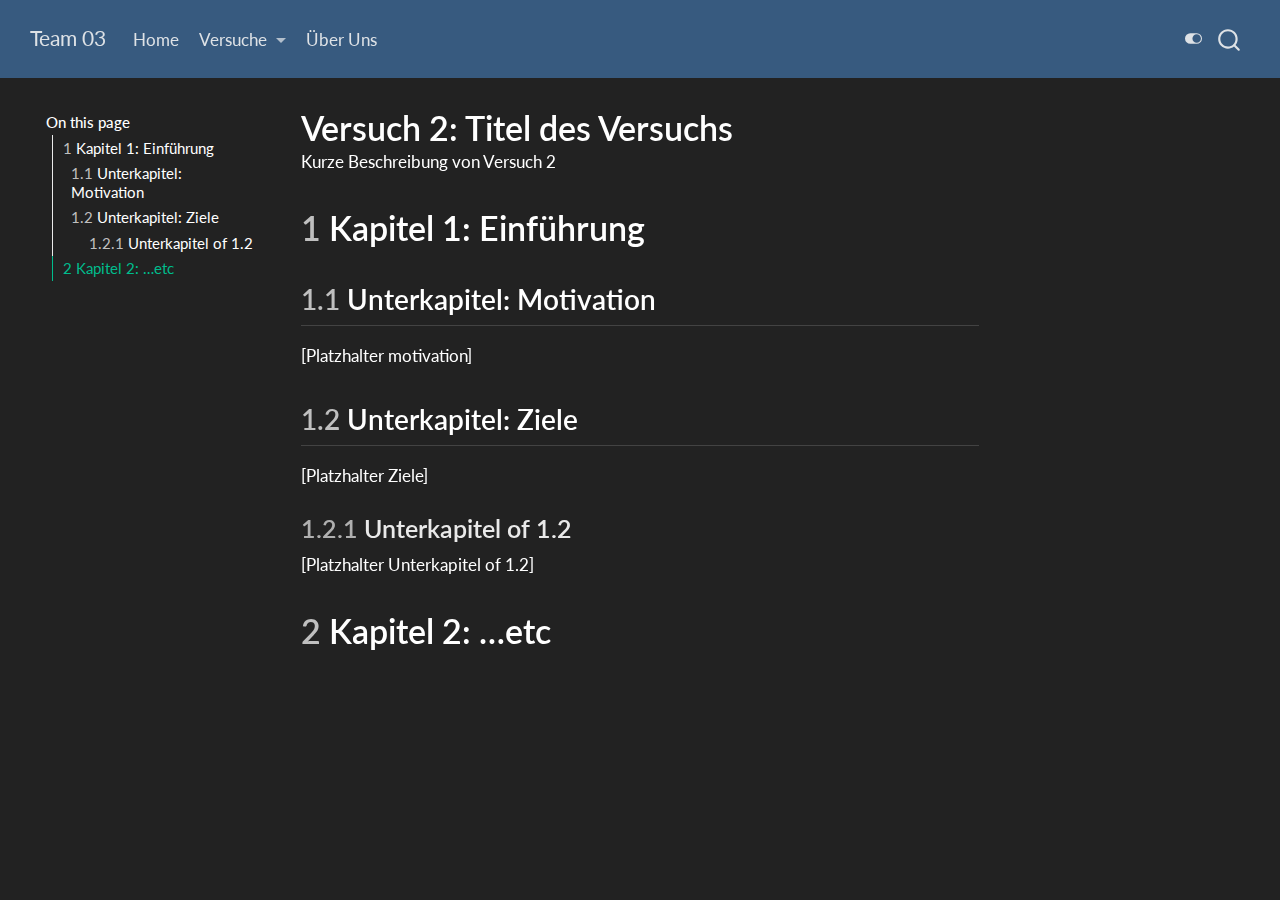
<file: versuch2.html>
<!DOCTYPE html>
<html xmlns="http://www.w3.org/1999/xhtml" lang="en" xml:lang="en"><head>

<meta charset="utf-8">
<meta name="generator" content="quarto-1.6.42">

<meta name="viewport" content="width=device-width, initial-scale=1.0, user-scalable=yes">

<meta name="description" content="Kurze Beschreibung von Versuch 2">

<title>Versuch 2: Titel des Versuchs – Team 03</title>
<style>
code{white-space: pre-wrap;}
span.smallcaps{font-variant: small-caps;}
div.columns{display: flex; gap: min(4vw, 1.5em);}
div.column{flex: auto; overflow-x: auto;}
div.hanging-indent{margin-left: 1.5em; text-indent: -1.5em;}
ul.task-list{list-style: none;}
ul.task-list li input[type="checkbox"] {
  width: 0.8em;
  margin: 0 0.8em 0.2em -1em; /* quarto-specific, see https://github.com/quarto-dev/quarto-cli/issues/4556 */ 
  vertical-align: middle;
}
</style>


<script src="site_libs/quarto-nav/quarto-nav.js"></script>
<script src="site_libs/quarto-nav/headroom.min.js"></script>
<script src="site_libs/clipboard/clipboard.min.js"></script>
<script src="site_libs/quarto-search/autocomplete.umd.js"></script>
<script src="site_libs/quarto-search/fuse.min.js"></script>
<script src="site_libs/quarto-search/quarto-search.js"></script>
<meta name="quarto:offset" content="./">
<script src="site_libs/quarto-html/quarto.js"></script>
<script src="site_libs/quarto-html/popper.min.js"></script>
<script src="site_libs/quarto-html/tippy.umd.min.js"></script>
<script src="site_libs/quarto-html/anchor.min.js"></script>
<link href="site_libs/quarto-html/tippy.css" rel="stylesheet">
<link href="site_libs/quarto-html/quarto-syntax-highlighting-2f5df379a58b258e96c21c0638c20c03.css" rel="stylesheet" class="quarto-color-scheme" id="quarto-text-highlighting-styles">
<link href="site_libs/quarto-html/quarto-syntax-highlighting-dark-b53751a350365c71b6c909e95f209ed1.css" rel="stylesheet" class="quarto-color-scheme quarto-color-alternate" id="quarto-text-highlighting-styles">
<script src="site_libs/bootstrap/bootstrap.min.js"></script>
<link href="site_libs/bootstrap/bootstrap-icons.css" rel="stylesheet">
<link href="site_libs/bootstrap/bootstrap-d75320580429fd03ccc14abf5aea7e44.min.css" rel="stylesheet" append-hash="true" class="quarto-color-scheme" id="quarto-bootstrap" data-mode="light">
<link href="site_libs/bootstrap/bootstrap-dark-03cff2e87a80ce85282700c0d3d2a4d3.min.css" rel="stylesheet" append-hash="true" class="quarto-color-scheme quarto-color-alternate" id="quarto-bootstrap" data-mode="dark">
<script id="quarto-search-options" type="application/json">{
  "location": "navbar",
  "copy-button": false,
  "collapse-after": 3,
  "panel-placement": "end",
  "type": "overlay",
  "limit": 50,
  "keyboard-shortcut": [
    "f",
    "/",
    "s"
  ],
  "show-item-context": false,
  "language": {
    "search-no-results-text": "No results",
    "search-matching-documents-text": "matching documents",
    "search-copy-link-title": "Copy link to search",
    "search-hide-matches-text": "Hide additional matches",
    "search-more-match-text": "more match in this document",
    "search-more-matches-text": "more matches in this document",
    "search-clear-button-title": "Clear",
    "search-text-placeholder": "",
    "search-detached-cancel-button-title": "Cancel",
    "search-submit-button-title": "Submit",
    "search-label": "Search"
  }
}</script>


<link rel="stylesheet" href="styles.css">
</head>

<body class="floating nav-fixed">

<div id="quarto-search-results"></div>
  <header id="quarto-header" class="headroom fixed-top">
    <nav class="navbar navbar-expand-lg " data-bs-theme="dark">
      <div class="navbar-container container-fluid">
      <div class="navbar-brand-container mx-auto">
    <a class="navbar-brand" href="./index.html">
    <span class="navbar-title">Team 03</span>
    </a>
  </div>
            <div id="quarto-search" class="" title="Search"></div>
          <button class="navbar-toggler" type="button" data-bs-toggle="collapse" data-bs-target="#navbarCollapse" aria-controls="navbarCollapse" role="menu" aria-expanded="false" aria-label="Toggle navigation" onclick="if (window.quartoToggleHeadroom) { window.quartoToggleHeadroom(); }">
  <span class="navbar-toggler-icon"></span>
</button>
          <div class="collapse navbar-collapse" id="navbarCollapse">
            <ul class="navbar-nav navbar-nav-scroll me-auto">
  <li class="nav-item">
    <a class="nav-link" href="./index.html"> 
<span class="menu-text">Home</span></a>
  </li>  
  <li class="nav-item dropdown ">
    <a class="nav-link dropdown-toggle" href="#" id="nav-menu-versuche" role="link" data-bs-toggle="dropdown" aria-expanded="false">
 <span class="menu-text">Versuche</span>
    </a>
    <ul class="dropdown-menu" aria-labelledby="nav-menu-versuche">    
        <li>
    <a class="dropdown-item" href="./versuch1.html">
 <span class="dropdown-text">Versuch 1</span></a>
  </li>  
        <li>
    <a class="dropdown-item" href="./versuch2.html">
 <span class="dropdown-text">Versuch 2</span></a>
  </li>  
        <li>
    <a class="dropdown-item" href="./versuch3.html">
 <span class="dropdown-text">Versuch 3</span></a>
  </li>  
        <li>
    <a class="dropdown-item" href="./versuch4.html">
 <span class="dropdown-text">Versuch 4</span></a>
  </li>  
        <li>
    <a class="dropdown-item" href="./versuch5.html">
 <span class="dropdown-text">Versuch 5</span></a>
  </li>  
        <li>
    <a class="dropdown-item" href="./versuch6.html">
 <span class="dropdown-text">Versuch 6</span></a>
  </li>  
    </ul>
  </li>
  <li class="nav-item">
    <a class="nav-link" href="./about.html"> 
<span class="menu-text">Über Uns</span></a>
  </li>  
</ul>
          </div> <!-- /navcollapse -->
            <div class="quarto-navbar-tools">
  <a href="" class="quarto-color-scheme-toggle quarto-navigation-tool  px-1" onclick="window.quartoToggleColorScheme(); return false;" title="Toggle dark mode"><i class="bi"></i></a>
</div>
      </div> <!-- /container-fluid -->
    </nav>
</header>
<!-- content -->
<div id="quarto-content" class="quarto-container page-columns page-rows-contents page-layout-article page-navbar">
<!-- sidebar -->
  <nav id="quarto-sidebar" class="sidebar collapse collapse-horizontal quarto-sidebar-collapse-item sidebar-navigation floating overflow-auto">
    <nav id="TOC" role="doc-toc" class="toc-active" data-toc-expanded="99">
    <h2 id="toc-title">On this page</h2>
   
  <ul>
  <li><a href="#kapitel-1-einführung" id="toc-kapitel-1-einführung" class="nav-link active" data-scroll-target="#kapitel-1-einführung"><span class="header-section-number">1</span> Kapitel 1: Einführung</a>
  <ul class="collapse">
  <li><a href="#unterkapitel-motivation" id="toc-unterkapitel-motivation" class="nav-link" data-scroll-target="#unterkapitel-motivation"><span class="header-section-number">1.1</span> Unterkapitel: Motivation</a></li>
  <li><a href="#unterkapitel-ziele" id="toc-unterkapitel-ziele" class="nav-link" data-scroll-target="#unterkapitel-ziele"><span class="header-section-number">1.2</span> Unterkapitel: Ziele</a>
  <ul class="collapse">
  <li><a href="#unterkapitel-of-1.2" id="toc-unterkapitel-of-1.2" class="nav-link" data-scroll-target="#unterkapitel-of-1.2"><span class="header-section-number">1.2.1</span> Unterkapitel of 1.2</a></li>
  </ul></li>
  </ul></li>
  <li><a href="#kapitel-2-etc" id="toc-kapitel-2-etc" class="nav-link" data-scroll-target="#kapitel-2-etc"><span class="header-section-number">2</span> Kapitel 2: …etc</a></li>
  </ul>
</nav>
</nav>
<div id="quarto-sidebar-glass" class="quarto-sidebar-collapse-item" data-bs-toggle="collapse" data-bs-target=".quarto-sidebar-collapse-item"></div>
<!-- margin-sidebar -->
    <div id="quarto-margin-sidebar" class="sidebar margin-sidebar zindex-bottom">
    </div>
<!-- main -->
<main class="content" id="quarto-document-content">

<header id="title-block-header" class="quarto-title-block default">
<div class="quarto-title">
<h1 class="title">Versuch 2: Titel des Versuchs</h1>
</div>

<div>
  <div class="description">
    Kurze Beschreibung von Versuch 2
  </div>
</div>


<div class="quarto-title-meta">

    
  
    
  </div>
  


</header>


<section id="kapitel-1-einführung" class="level1" data-number="1">
<h1 data-number="1"><span class="header-section-number">1</span> Kapitel 1: Einführung</h1>
<section id="unterkapitel-motivation" class="level2" data-number="1.1">
<h2 data-number="1.1" class="anchored" data-anchor-id="unterkapitel-motivation"><span class="header-section-number">1.1</span> Unterkapitel: Motivation</h2>
<p>[Platzhalter motivation]</p>
</section>
<section id="unterkapitel-ziele" class="level2" data-number="1.2">
<h2 data-number="1.2" class="anchored" data-anchor-id="unterkapitel-ziele"><span class="header-section-number">1.2</span> Unterkapitel: Ziele</h2>
<p>[Platzhalter Ziele]</p>
<section id="unterkapitel-of-1.2" class="level3" data-number="1.2.1">
<h3 data-number="1.2.1" class="anchored" data-anchor-id="unterkapitel-of-1.2"><span class="header-section-number">1.2.1</span> Unterkapitel of 1.2</h3>
<p>[Platzhalter Unterkapitel of 1.2]</p>
</section>
</section>
</section>
<section id="kapitel-2-etc" class="level1" data-number="2">
<h1 data-number="2"><span class="header-section-number">2</span> Kapitel 2: …etc</h1>


</section>

</main> <!-- /main -->
<script id="quarto-html-after-body" type="application/javascript">
window.document.addEventListener("DOMContentLoaded", function (event) {
  const toggleBodyColorMode = (bsSheetEl) => {
    const mode = bsSheetEl.getAttribute("data-mode");
    const bodyEl = window.document.querySelector("body");
    if (mode === "dark") {
      bodyEl.classList.add("quarto-dark");
      bodyEl.classList.remove("quarto-light");
    } else {
      bodyEl.classList.add("quarto-light");
      bodyEl.classList.remove("quarto-dark");
    }
  }
  const toggleBodyColorPrimary = () => {
    const bsSheetEl = window.document.querySelector("link#quarto-bootstrap");
    if (bsSheetEl) {
      toggleBodyColorMode(bsSheetEl);
    }
  }
  toggleBodyColorPrimary();  
  const disableStylesheet = (stylesheets) => {
    for (let i=0; i < stylesheets.length; i++) {
      const stylesheet = stylesheets[i];
      stylesheet.rel = 'prefetch';
    }
  }
  const enableStylesheet = (stylesheets) => {
    for (let i=0; i < stylesheets.length; i++) {
      const stylesheet = stylesheets[i];
      stylesheet.rel = 'stylesheet';
    }
  }
  const manageTransitions = (selector, allowTransitions) => {
    const els = window.document.querySelectorAll(selector);
    for (let i=0; i < els.length; i++) {
      const el = els[i];
      if (allowTransitions) {
        el.classList.remove('notransition');
      } else {
        el.classList.add('notransition');
      }
    }
  }
  const toggleGiscusIfUsed = (isAlternate, darkModeDefault) => {
    const baseTheme = document.querySelector('#giscus-base-theme')?.value ?? 'light';
    const alternateTheme = document.querySelector('#giscus-alt-theme')?.value ?? 'dark';
    let newTheme = '';
    if(darkModeDefault) {
      newTheme = isAlternate ? baseTheme : alternateTheme;
    } else {
      newTheme = isAlternate ? alternateTheme : baseTheme;
    }
    const changeGiscusTheme = () => {
      // From: https://github.com/giscus/giscus/issues/336
      const sendMessage = (message) => {
        const iframe = document.querySelector('iframe.giscus-frame');
        if (!iframe) return;
        iframe.contentWindow.postMessage({ giscus: message }, 'https://giscus.app');
      }
      sendMessage({
        setConfig: {
          theme: newTheme
        }
      });
    }
    const isGiscussLoaded = window.document.querySelector('iframe.giscus-frame') !== null;
    if (isGiscussLoaded) {
      changeGiscusTheme();
    }
  }
  const toggleColorMode = (alternate) => {
    // Switch the stylesheets
    const alternateStylesheets = window.document.querySelectorAll('link.quarto-color-scheme.quarto-color-alternate');
    manageTransitions('#quarto-margin-sidebar .nav-link', false);
    if (alternate) {
      enableStylesheet(alternateStylesheets);
      for (const sheetNode of alternateStylesheets) {
        if (sheetNode.id === "quarto-bootstrap") {
          toggleBodyColorMode(sheetNode);
        }
      }
    } else {
      disableStylesheet(alternateStylesheets);
      toggleBodyColorPrimary();
    }
    manageTransitions('#quarto-margin-sidebar .nav-link', true);
    // Switch the toggles
    const toggles = window.document.querySelectorAll('.quarto-color-scheme-toggle');
    for (let i=0; i < toggles.length; i++) {
      const toggle = toggles[i];
      if (toggle) {
        if (alternate) {
          toggle.classList.add("alternate");     
        } else {
          toggle.classList.remove("alternate");
        }
      }
    }
    // Hack to workaround the fact that safari doesn't
    // properly recolor the scrollbar when toggling (#1455)
    if (navigator.userAgent.indexOf('Safari') > 0 && navigator.userAgent.indexOf('Chrome') == -1) {
      manageTransitions("body", false);
      window.scrollTo(0, 1);
      setTimeout(() => {
        window.scrollTo(0, 0);
        manageTransitions("body", true);
      }, 40);  
    }
  }
  const isFileUrl = () => { 
    return window.location.protocol === 'file:';
  }
  const hasAlternateSentinel = () => {  
    let styleSentinel = getColorSchemeSentinel();
    if (styleSentinel !== null) {
      return styleSentinel === "alternate";
    } else {
      return false;
    }
  }
  const setStyleSentinel = (alternate) => {
    const value = alternate ? "alternate" : "default";
    if (!isFileUrl()) {
      window.localStorage.setItem("quarto-color-scheme", value);
    } else {
      localAlternateSentinel = value;
    }
  }
  const getColorSchemeSentinel = () => {
    if (!isFileUrl()) {
      const storageValue = window.localStorage.getItem("quarto-color-scheme");
      return storageValue != null ? storageValue : localAlternateSentinel;
    } else {
      return localAlternateSentinel;
    }
  }
  const darkModeDefault = true;
  let localAlternateSentinel = darkModeDefault ? 'alternate' : 'default';
  // Dark / light mode switch
  window.quartoToggleColorScheme = () => {
    // Read the current dark / light value 
    let toAlternate = !hasAlternateSentinel();
    toggleColorMode(toAlternate);
    setStyleSentinel(toAlternate);
    toggleGiscusIfUsed(toAlternate, darkModeDefault);
  };
  // Ensure there is a toggle, if there isn't float one in the top right
  if (window.document.querySelector('.quarto-color-scheme-toggle') === null) {
    const a = window.document.createElement('a');
    a.classList.add('top-right');
    a.classList.add('quarto-color-scheme-toggle');
    a.href = "";
    a.onclick = function() { try { window.quartoToggleColorScheme(); } catch {} return false; };
    const i = window.document.createElement("i");
    i.classList.add('bi');
    a.appendChild(i);
    window.document.body.appendChild(a);
  }
  // Switch to dark mode if need be
  if (hasAlternateSentinel()) {
    toggleColorMode(true);
  } else {
    toggleColorMode(false);
  }
  const icon = "";
  const anchorJS = new window.AnchorJS();
  anchorJS.options = {
    placement: 'right',
    icon: icon
  };
  anchorJS.add('.anchored');
  const isCodeAnnotation = (el) => {
    for (const clz of el.classList) {
      if (clz.startsWith('code-annotation-')) {                     
        return true;
      }
    }
    return false;
  }
  const onCopySuccess = function(e) {
    // button target
    const button = e.trigger;
    // don't keep focus
    button.blur();
    // flash "checked"
    button.classList.add('code-copy-button-checked');
    var currentTitle = button.getAttribute("title");
    button.setAttribute("title", "Copied!");
    let tooltip;
    if (window.bootstrap) {
      button.setAttribute("data-bs-toggle", "tooltip");
      button.setAttribute("data-bs-placement", "left");
      button.setAttribute("data-bs-title", "Copied!");
      tooltip = new bootstrap.Tooltip(button, 
        { trigger: "manual", 
          customClass: "code-copy-button-tooltip",
          offset: [0, -8]});
      tooltip.show();    
    }
    setTimeout(function() {
      if (tooltip) {
        tooltip.hide();
        button.removeAttribute("data-bs-title");
        button.removeAttribute("data-bs-toggle");
        button.removeAttribute("data-bs-placement");
      }
      button.setAttribute("title", currentTitle);
      button.classList.remove('code-copy-button-checked');
    }, 1000);
    // clear code selection
    e.clearSelection();
  }
  const getTextToCopy = function(trigger) {
      const codeEl = trigger.previousElementSibling.cloneNode(true);
      for (const childEl of codeEl.children) {
        if (isCodeAnnotation(childEl)) {
          childEl.remove();
        }
      }
      return codeEl.innerText;
  }
  const clipboard = new window.ClipboardJS('.code-copy-button:not([data-in-quarto-modal])', {
    text: getTextToCopy
  });
  clipboard.on('success', onCopySuccess);
  if (window.document.getElementById('quarto-embedded-source-code-modal')) {
    const clipboardModal = new window.ClipboardJS('.code-copy-button[data-in-quarto-modal]', {
      text: getTextToCopy,
      container: window.document.getElementById('quarto-embedded-source-code-modal')
    });
    clipboardModal.on('success', onCopySuccess);
  }
    var localhostRegex = new RegExp(/^(?:http|https):\/\/localhost\:?[0-9]*\//);
    var mailtoRegex = new RegExp(/^mailto:/);
      var filterRegex = new RegExp('/' + window.location.host + '/');
    var isInternal = (href) => {
        return filterRegex.test(href) || localhostRegex.test(href) || mailtoRegex.test(href);
    }
    // Inspect non-navigation links and adorn them if external
 	var links = window.document.querySelectorAll('a[href]:not(.nav-link):not(.navbar-brand):not(.toc-action):not(.sidebar-link):not(.sidebar-item-toggle):not(.pagination-link):not(.no-external):not([aria-hidden]):not(.dropdown-item):not(.quarto-navigation-tool):not(.about-link)');
    for (var i=0; i<links.length; i++) {
      const link = links[i];
      if (!isInternal(link.href)) {
        // undo the damage that might have been done by quarto-nav.js in the case of
        // links that we want to consider external
        if (link.dataset.originalHref !== undefined) {
          link.href = link.dataset.originalHref;
        }
      }
    }
  function tippyHover(el, contentFn, onTriggerFn, onUntriggerFn) {
    const config = {
      allowHTML: true,
      maxWidth: 500,
      delay: 100,
      arrow: false,
      appendTo: function(el) {
          return el.parentElement;
      },
      interactive: true,
      interactiveBorder: 10,
      theme: 'quarto',
      placement: 'bottom-start',
    };
    if (contentFn) {
      config.content = contentFn;
    }
    if (onTriggerFn) {
      config.onTrigger = onTriggerFn;
    }
    if (onUntriggerFn) {
      config.onUntrigger = onUntriggerFn;
    }
    window.tippy(el, config); 
  }
  const noterefs = window.document.querySelectorAll('a[role="doc-noteref"]');
  for (var i=0; i<noterefs.length; i++) {
    const ref = noterefs[i];
    tippyHover(ref, function() {
      // use id or data attribute instead here
      let href = ref.getAttribute('data-footnote-href') || ref.getAttribute('href');
      try { href = new URL(href).hash; } catch {}
      const id = href.replace(/^#\/?/, "");
      const note = window.document.getElementById(id);
      if (note) {
        return note.innerHTML;
      } else {
        return "";
      }
    });
  }
  const xrefs = window.document.querySelectorAll('a.quarto-xref');
  const processXRef = (id, note) => {
    // Strip column container classes
    const stripColumnClz = (el) => {
      el.classList.remove("page-full", "page-columns");
      if (el.children) {
        for (const child of el.children) {
          stripColumnClz(child);
        }
      }
    }
    stripColumnClz(note)
    if (id === null || id.startsWith('sec-')) {
      // Special case sections, only their first couple elements
      const container = document.createElement("div");
      if (note.children && note.children.length > 2) {
        container.appendChild(note.children[0].cloneNode(true));
        for (let i = 1; i < note.children.length; i++) {
          const child = note.children[i];
          if (child.tagName === "P" && child.innerText === "") {
            continue;
          } else {
            container.appendChild(child.cloneNode(true));
            break;
          }
        }
        if (window.Quarto?.typesetMath) {
          window.Quarto.typesetMath(container);
        }
        return container.innerHTML
      } else {
        if (window.Quarto?.typesetMath) {
          window.Quarto.typesetMath(note);
        }
        return note.innerHTML;
      }
    } else {
      // Remove any anchor links if they are present
      const anchorLink = note.querySelector('a.anchorjs-link');
      if (anchorLink) {
        anchorLink.remove();
      }
      if (window.Quarto?.typesetMath) {
        window.Quarto.typesetMath(note);
      }
      if (note.classList.contains("callout")) {
        return note.outerHTML;
      } else {
        return note.innerHTML;
      }
    }
  }
  for (var i=0; i<xrefs.length; i++) {
    const xref = xrefs[i];
    tippyHover(xref, undefined, function(instance) {
      instance.disable();
      let url = xref.getAttribute('href');
      let hash = undefined; 
      if (url.startsWith('#')) {
        hash = url;
      } else {
        try { hash = new URL(url).hash; } catch {}
      }
      if (hash) {
        const id = hash.replace(/^#\/?/, "");
        const note = window.document.getElementById(id);
        if (note !== null) {
          try {
            const html = processXRef(id, note.cloneNode(true));
            instance.setContent(html);
          } finally {
            instance.enable();
            instance.show();
          }
        } else {
          // See if we can fetch this
          fetch(url.split('#')[0])
          .then(res => res.text())
          .then(html => {
            const parser = new DOMParser();
            const htmlDoc = parser.parseFromString(html, "text/html");
            const note = htmlDoc.getElementById(id);
            if (note !== null) {
              const html = processXRef(id, note);
              instance.setContent(html);
            } 
          }).finally(() => {
            instance.enable();
            instance.show();
          });
        }
      } else {
        // See if we can fetch a full url (with no hash to target)
        // This is a special case and we should probably do some content thinning / targeting
        fetch(url)
        .then(res => res.text())
        .then(html => {
          const parser = new DOMParser();
          const htmlDoc = parser.parseFromString(html, "text/html");
          const note = htmlDoc.querySelector('main.content');
          if (note !== null) {
            // This should only happen for chapter cross references
            // (since there is no id in the URL)
            // remove the first header
            if (note.children.length > 0 && note.children[0].tagName === "HEADER") {
              note.children[0].remove();
            }
            const html = processXRef(null, note);
            instance.setContent(html);
          } 
        }).finally(() => {
          instance.enable();
          instance.show();
        });
      }
    }, function(instance) {
    });
  }
      let selectedAnnoteEl;
      const selectorForAnnotation = ( cell, annotation) => {
        let cellAttr = 'data-code-cell="' + cell + '"';
        let lineAttr = 'data-code-annotation="' +  annotation + '"';
        const selector = 'span[' + cellAttr + '][' + lineAttr + ']';
        return selector;
      }
      const selectCodeLines = (annoteEl) => {
        const doc = window.document;
        const targetCell = annoteEl.getAttribute("data-target-cell");
        const targetAnnotation = annoteEl.getAttribute("data-target-annotation");
        const annoteSpan = window.document.querySelector(selectorForAnnotation(targetCell, targetAnnotation));
        const lines = annoteSpan.getAttribute("data-code-lines").split(",");
        const lineIds = lines.map((line) => {
          return targetCell + "-" + line;
        })
        let top = null;
        let height = null;
        let parent = null;
        if (lineIds.length > 0) {
            //compute the position of the single el (top and bottom and make a div)
            const el = window.document.getElementById(lineIds[0]);
            top = el.offsetTop;
            height = el.offsetHeight;
            parent = el.parentElement.parentElement;
          if (lineIds.length > 1) {
            const lastEl = window.document.getElementById(lineIds[lineIds.length - 1]);
            const bottom = lastEl.offsetTop + lastEl.offsetHeight;
            height = bottom - top;
          }
          if (top !== null && height !== null && parent !== null) {
            // cook up a div (if necessary) and position it 
            let div = window.document.getElementById("code-annotation-line-highlight");
            if (div === null) {
              div = window.document.createElement("div");
              div.setAttribute("id", "code-annotation-line-highlight");
              div.style.position = 'absolute';
              parent.appendChild(div);
            }
            div.style.top = top - 2 + "px";
            div.style.height = height + 4 + "px";
            div.style.left = 0;
            let gutterDiv = window.document.getElementById("code-annotation-line-highlight-gutter");
            if (gutterDiv === null) {
              gutterDiv = window.document.createElement("div");
              gutterDiv.setAttribute("id", "code-annotation-line-highlight-gutter");
              gutterDiv.style.position = 'absolute';
              const codeCell = window.document.getElementById(targetCell);
              const gutter = codeCell.querySelector('.code-annotation-gutter');
              gutter.appendChild(gutterDiv);
            }
            gutterDiv.style.top = top - 2 + "px";
            gutterDiv.style.height = height + 4 + "px";
          }
          selectedAnnoteEl = annoteEl;
        }
      };
      const unselectCodeLines = () => {
        const elementsIds = ["code-annotation-line-highlight", "code-annotation-line-highlight-gutter"];
        elementsIds.forEach((elId) => {
          const div = window.document.getElementById(elId);
          if (div) {
            div.remove();
          }
        });
        selectedAnnoteEl = undefined;
      };
        // Handle positioning of the toggle
    window.addEventListener(
      "resize",
      throttle(() => {
        elRect = undefined;
        if (selectedAnnoteEl) {
          selectCodeLines(selectedAnnoteEl);
        }
      }, 10)
    );
    function throttle(fn, ms) {
    let throttle = false;
    let timer;
      return (...args) => {
        if(!throttle) { // first call gets through
            fn.apply(this, args);
            throttle = true;
        } else { // all the others get throttled
            if(timer) clearTimeout(timer); // cancel #2
            timer = setTimeout(() => {
              fn.apply(this, args);
              timer = throttle = false;
            }, ms);
        }
      };
    }
      // Attach click handler to the DT
      const annoteDls = window.document.querySelectorAll('dt[data-target-cell]');
      for (const annoteDlNode of annoteDls) {
        annoteDlNode.addEventListener('click', (event) => {
          const clickedEl = event.target;
          if (clickedEl !== selectedAnnoteEl) {
            unselectCodeLines();
            const activeEl = window.document.querySelector('dt[data-target-cell].code-annotation-active');
            if (activeEl) {
              activeEl.classList.remove('code-annotation-active');
            }
            selectCodeLines(clickedEl);
            clickedEl.classList.add('code-annotation-active');
          } else {
            // Unselect the line
            unselectCodeLines();
            clickedEl.classList.remove('code-annotation-active');
          }
        });
      }
  const findCites = (el) => {
    const parentEl = el.parentElement;
    if (parentEl) {
      const cites = parentEl.dataset.cites;
      if (cites) {
        return {
          el,
          cites: cites.split(' ')
        };
      } else {
        return findCites(el.parentElement)
      }
    } else {
      return undefined;
    }
  };
  var bibliorefs = window.document.querySelectorAll('a[role="doc-biblioref"]');
  for (var i=0; i<bibliorefs.length; i++) {
    const ref = bibliorefs[i];
    const citeInfo = findCites(ref);
    if (citeInfo) {
      tippyHover(citeInfo.el, function() {
        var popup = window.document.createElement('div');
        citeInfo.cites.forEach(function(cite) {
          var citeDiv = window.document.createElement('div');
          citeDiv.classList.add('hanging-indent');
          citeDiv.classList.add('csl-entry');
          var biblioDiv = window.document.getElementById('ref-' + cite);
          if (biblioDiv) {
            citeDiv.innerHTML = biblioDiv.innerHTML;
          }
          popup.appendChild(citeDiv);
        });
        return popup.innerHTML;
      });
    }
  }
});
</script>
</div> <!-- /content -->




</body></html>
</file>
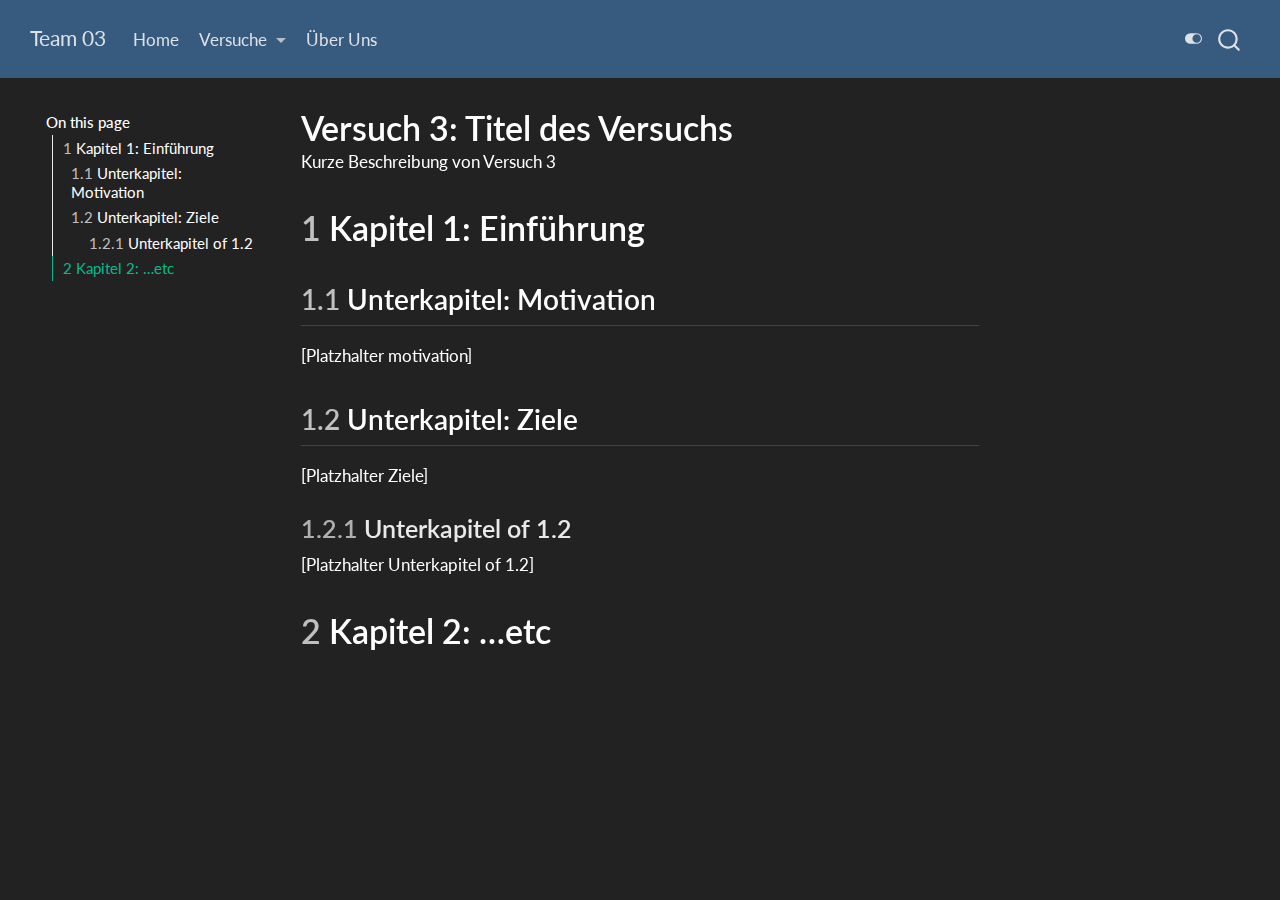
<file: versuch3.html>
<!DOCTYPE html>
<html xmlns="http://www.w3.org/1999/xhtml" lang="en" xml:lang="en"><head>

<meta charset="utf-8">
<meta name="generator" content="quarto-1.6.42">

<meta name="viewport" content="width=device-width, initial-scale=1.0, user-scalable=yes">

<meta name="description" content="Kurze Beschreibung von Versuch 3">

<title>Versuch 3: Titel des Versuchs – Team 03</title>
<style>
code{white-space: pre-wrap;}
span.smallcaps{font-variant: small-caps;}
div.columns{display: flex; gap: min(4vw, 1.5em);}
div.column{flex: auto; overflow-x: auto;}
div.hanging-indent{margin-left: 1.5em; text-indent: -1.5em;}
ul.task-list{list-style: none;}
ul.task-list li input[type="checkbox"] {
  width: 0.8em;
  margin: 0 0.8em 0.2em -1em; /* quarto-specific, see https://github.com/quarto-dev/quarto-cli/issues/4556 */ 
  vertical-align: middle;
}
</style>


<script src="site_libs/quarto-nav/quarto-nav.js"></script>
<script src="site_libs/quarto-nav/headroom.min.js"></script>
<script src="site_libs/clipboard/clipboard.min.js"></script>
<script src="site_libs/quarto-search/autocomplete.umd.js"></script>
<script src="site_libs/quarto-search/fuse.min.js"></script>
<script src="site_libs/quarto-search/quarto-search.js"></script>
<meta name="quarto:offset" content="./">
<script src="site_libs/quarto-html/quarto.js"></script>
<script src="site_libs/quarto-html/popper.min.js"></script>
<script src="site_libs/quarto-html/tippy.umd.min.js"></script>
<script src="site_libs/quarto-html/anchor.min.js"></script>
<link href="site_libs/quarto-html/tippy.css" rel="stylesheet">
<link href="site_libs/quarto-html/quarto-syntax-highlighting-2f5df379a58b258e96c21c0638c20c03.css" rel="stylesheet" class="quarto-color-scheme" id="quarto-text-highlighting-styles">
<link href="site_libs/quarto-html/quarto-syntax-highlighting-dark-b53751a350365c71b6c909e95f209ed1.css" rel="stylesheet" class="quarto-color-scheme quarto-color-alternate" id="quarto-text-highlighting-styles">
<script src="site_libs/bootstrap/bootstrap.min.js"></script>
<link href="site_libs/bootstrap/bootstrap-icons.css" rel="stylesheet">
<link href="site_libs/bootstrap/bootstrap-d75320580429fd03ccc14abf5aea7e44.min.css" rel="stylesheet" append-hash="true" class="quarto-color-scheme" id="quarto-bootstrap" data-mode="light">
<link href="site_libs/bootstrap/bootstrap-dark-03cff2e87a80ce85282700c0d3d2a4d3.min.css" rel="stylesheet" append-hash="true" class="quarto-color-scheme quarto-color-alternate" id="quarto-bootstrap" data-mode="dark">
<script id="quarto-search-options" type="application/json">{
  "location": "navbar",
  "copy-button": false,
  "collapse-after": 3,
  "panel-placement": "end",
  "type": "overlay",
  "limit": 50,
  "keyboard-shortcut": [
    "f",
    "/",
    "s"
  ],
  "show-item-context": false,
  "language": {
    "search-no-results-text": "No results",
    "search-matching-documents-text": "matching documents",
    "search-copy-link-title": "Copy link to search",
    "search-hide-matches-text": "Hide additional matches",
    "search-more-match-text": "more match in this document",
    "search-more-matches-text": "more matches in this document",
    "search-clear-button-title": "Clear",
    "search-text-placeholder": "",
    "search-detached-cancel-button-title": "Cancel",
    "search-submit-button-title": "Submit",
    "search-label": "Search"
  }
}</script>


<link rel="stylesheet" href="styles.css">
</head>

<body class="floating nav-fixed">

<div id="quarto-search-results"></div>
  <header id="quarto-header" class="headroom fixed-top">
    <nav class="navbar navbar-expand-lg " data-bs-theme="dark">
      <div class="navbar-container container-fluid">
      <div class="navbar-brand-container mx-auto">
    <a class="navbar-brand" href="./index.html">
    <span class="navbar-title">Team 03</span>
    </a>
  </div>
            <div id="quarto-search" class="" title="Search"></div>
          <button class="navbar-toggler" type="button" data-bs-toggle="collapse" data-bs-target="#navbarCollapse" aria-controls="navbarCollapse" role="menu" aria-expanded="false" aria-label="Toggle navigation" onclick="if (window.quartoToggleHeadroom) { window.quartoToggleHeadroom(); }">
  <span class="navbar-toggler-icon"></span>
</button>
          <div class="collapse navbar-collapse" id="navbarCollapse">
            <ul class="navbar-nav navbar-nav-scroll me-auto">
  <li class="nav-item">
    <a class="nav-link" href="./index.html"> 
<span class="menu-text">Home</span></a>
  </li>  
  <li class="nav-item dropdown ">
    <a class="nav-link dropdown-toggle" href="#" id="nav-menu-versuche" role="link" data-bs-toggle="dropdown" aria-expanded="false">
 <span class="menu-text">Versuche</span>
    </a>
    <ul class="dropdown-menu" aria-labelledby="nav-menu-versuche">    
        <li>
    <a class="dropdown-item" href="./versuch1.html">
 <span class="dropdown-text">Versuch 1</span></a>
  </li>  
        <li>
    <a class="dropdown-item" href="./versuch2.html">
 <span class="dropdown-text">Versuch 2</span></a>
  </li>  
        <li>
    <a class="dropdown-item" href="./versuch3.html">
 <span class="dropdown-text">Versuch 3</span></a>
  </li>  
        <li>
    <a class="dropdown-item" href="./versuch4.html">
 <span class="dropdown-text">Versuch 4</span></a>
  </li>  
        <li>
    <a class="dropdown-item" href="./versuch5.html">
 <span class="dropdown-text">Versuch 5</span></a>
  </li>  
        <li>
    <a class="dropdown-item" href="./versuch6.html">
 <span class="dropdown-text">Versuch 6</span></a>
  </li>  
    </ul>
  </li>
  <li class="nav-item">
    <a class="nav-link" href="./about.html"> 
<span class="menu-text">Über Uns</span></a>
  </li>  
</ul>
          </div> <!-- /navcollapse -->
            <div class="quarto-navbar-tools">
  <a href="" class="quarto-color-scheme-toggle quarto-navigation-tool  px-1" onclick="window.quartoToggleColorScheme(); return false;" title="Toggle dark mode"><i class="bi"></i></a>
</div>
      </div> <!-- /container-fluid -->
    </nav>
</header>
<!-- content -->
<div id="quarto-content" class="quarto-container page-columns page-rows-contents page-layout-article page-navbar">
<!-- sidebar -->
  <nav id="quarto-sidebar" class="sidebar collapse collapse-horizontal quarto-sidebar-collapse-item sidebar-navigation floating overflow-auto">
    <nav id="TOC" role="doc-toc" class="toc-active" data-toc-expanded="99">
    <h2 id="toc-title">On this page</h2>
   
  <ul>
  <li><a href="#kapitel-1-einführung" id="toc-kapitel-1-einführung" class="nav-link active" data-scroll-target="#kapitel-1-einführung"><span class="header-section-number">1</span> Kapitel 1: Einführung</a>
  <ul class="collapse">
  <li><a href="#unterkapitel-motivation" id="toc-unterkapitel-motivation" class="nav-link" data-scroll-target="#unterkapitel-motivation"><span class="header-section-number">1.1</span> Unterkapitel: Motivation</a></li>
  <li><a href="#unterkapitel-ziele" id="toc-unterkapitel-ziele" class="nav-link" data-scroll-target="#unterkapitel-ziele"><span class="header-section-number">1.2</span> Unterkapitel: Ziele</a>
  <ul class="collapse">
  <li><a href="#unterkapitel-of-1.2" id="toc-unterkapitel-of-1.2" class="nav-link" data-scroll-target="#unterkapitel-of-1.2"><span class="header-section-number">1.2.1</span> Unterkapitel of 1.2</a></li>
  </ul></li>
  </ul></li>
  <li><a href="#kapitel-2-etc" id="toc-kapitel-2-etc" class="nav-link" data-scroll-target="#kapitel-2-etc"><span class="header-section-number">2</span> Kapitel 2: …etc</a></li>
  </ul>
</nav>
</nav>
<div id="quarto-sidebar-glass" class="quarto-sidebar-collapse-item" data-bs-toggle="collapse" data-bs-target=".quarto-sidebar-collapse-item"></div>
<!-- margin-sidebar -->
    <div id="quarto-margin-sidebar" class="sidebar margin-sidebar zindex-bottom">
    </div>
<!-- main -->
<main class="content" id="quarto-document-content">

<header id="title-block-header" class="quarto-title-block default">
<div class="quarto-title">
<h1 class="title">Versuch 3: Titel des Versuchs</h1>
</div>

<div>
  <div class="description">
    Kurze Beschreibung von Versuch 3
  </div>
</div>


<div class="quarto-title-meta">

    
  
    
  </div>
  


</header>


<section id="kapitel-1-einführung" class="level1" data-number="1">
<h1 data-number="1"><span class="header-section-number">1</span> Kapitel 1: Einführung</h1>
<section id="unterkapitel-motivation" class="level2" data-number="1.1">
<h2 data-number="1.1" class="anchored" data-anchor-id="unterkapitel-motivation"><span class="header-section-number">1.1</span> Unterkapitel: Motivation</h2>
<p>[Platzhalter motivation]</p>
</section>
<section id="unterkapitel-ziele" class="level2" data-number="1.2">
<h2 data-number="1.2" class="anchored" data-anchor-id="unterkapitel-ziele"><span class="header-section-number">1.2</span> Unterkapitel: Ziele</h2>
<p>[Platzhalter Ziele]</p>
<section id="unterkapitel-of-1.2" class="level3" data-number="1.2.1">
<h3 data-number="1.2.1" class="anchored" data-anchor-id="unterkapitel-of-1.2"><span class="header-section-number">1.2.1</span> Unterkapitel of 1.2</h3>
<p>[Platzhalter Unterkapitel of 1.2]</p>
</section>
</section>
</section>
<section id="kapitel-2-etc" class="level1" data-number="2">
<h1 data-number="2"><span class="header-section-number">2</span> Kapitel 2: …etc</h1>


</section>

</main> <!-- /main -->
<script id="quarto-html-after-body" type="application/javascript">
window.document.addEventListener("DOMContentLoaded", function (event) {
  const toggleBodyColorMode = (bsSheetEl) => {
    const mode = bsSheetEl.getAttribute("data-mode");
    const bodyEl = window.document.querySelector("body");
    if (mode === "dark") {
      bodyEl.classList.add("quarto-dark");
      bodyEl.classList.remove("quarto-light");
    } else {
      bodyEl.classList.add("quarto-light");
      bodyEl.classList.remove("quarto-dark");
    }
  }
  const toggleBodyColorPrimary = () => {
    const bsSheetEl = window.document.querySelector("link#quarto-bootstrap");
    if (bsSheetEl) {
      toggleBodyColorMode(bsSheetEl);
    }
  }
  toggleBodyColorPrimary();  
  const disableStylesheet = (stylesheets) => {
    for (let i=0; i < stylesheets.length; i++) {
      const stylesheet = stylesheets[i];
      stylesheet.rel = 'prefetch';
    }
  }
  const enableStylesheet = (stylesheets) => {
    for (let i=0; i < stylesheets.length; i++) {
      const stylesheet = stylesheets[i];
      stylesheet.rel = 'stylesheet';
    }
  }
  const manageTransitions = (selector, allowTransitions) => {
    const els = window.document.querySelectorAll(selector);
    for (let i=0; i < els.length; i++) {
      const el = els[i];
      if (allowTransitions) {
        el.classList.remove('notransition');
      } else {
        el.classList.add('notransition');
      }
    }
  }
  const toggleGiscusIfUsed = (isAlternate, darkModeDefault) => {
    const baseTheme = document.querySelector('#giscus-base-theme')?.value ?? 'light';
    const alternateTheme = document.querySelector('#giscus-alt-theme')?.value ?? 'dark';
    let newTheme = '';
    if(darkModeDefault) {
      newTheme = isAlternate ? baseTheme : alternateTheme;
    } else {
      newTheme = isAlternate ? alternateTheme : baseTheme;
    }
    const changeGiscusTheme = () => {
      // From: https://github.com/giscus/giscus/issues/336
      const sendMessage = (message) => {
        const iframe = document.querySelector('iframe.giscus-frame');
        if (!iframe) return;
        iframe.contentWindow.postMessage({ giscus: message }, 'https://giscus.app');
      }
      sendMessage({
        setConfig: {
          theme: newTheme
        }
      });
    }
    const isGiscussLoaded = window.document.querySelector('iframe.giscus-frame') !== null;
    if (isGiscussLoaded) {
      changeGiscusTheme();
    }
  }
  const toggleColorMode = (alternate) => {
    // Switch the stylesheets
    const alternateStylesheets = window.document.querySelectorAll('link.quarto-color-scheme.quarto-color-alternate');
    manageTransitions('#quarto-margin-sidebar .nav-link', false);
    if (alternate) {
      enableStylesheet(alternateStylesheets);
      for (const sheetNode of alternateStylesheets) {
        if (sheetNode.id === "quarto-bootstrap") {
          toggleBodyColorMode(sheetNode);
        }
      }
    } else {
      disableStylesheet(alternateStylesheets);
      toggleBodyColorPrimary();
    }
    manageTransitions('#quarto-margin-sidebar .nav-link', true);
    // Switch the toggles
    const toggles = window.document.querySelectorAll('.quarto-color-scheme-toggle');
    for (let i=0; i < toggles.length; i++) {
      const toggle = toggles[i];
      if (toggle) {
        if (alternate) {
          toggle.classList.add("alternate");     
        } else {
          toggle.classList.remove("alternate");
        }
      }
    }
    // Hack to workaround the fact that safari doesn't
    // properly recolor the scrollbar when toggling (#1455)
    if (navigator.userAgent.indexOf('Safari') > 0 && navigator.userAgent.indexOf('Chrome') == -1) {
      manageTransitions("body", false);
      window.scrollTo(0, 1);
      setTimeout(() => {
        window.scrollTo(0, 0);
        manageTransitions("body", true);
      }, 40);  
    }
  }
  const isFileUrl = () => { 
    return window.location.protocol === 'file:';
  }
  const hasAlternateSentinel = () => {  
    let styleSentinel = getColorSchemeSentinel();
    if (styleSentinel !== null) {
      return styleSentinel === "alternate";
    } else {
      return false;
    }
  }
  const setStyleSentinel = (alternate) => {
    const value = alternate ? "alternate" : "default";
    if (!isFileUrl()) {
      window.localStorage.setItem("quarto-color-scheme", value);
    } else {
      localAlternateSentinel = value;
    }
  }
  const getColorSchemeSentinel = () => {
    if (!isFileUrl()) {
      const storageValue = window.localStorage.getItem("quarto-color-scheme");
      return storageValue != null ? storageValue : localAlternateSentinel;
    } else {
      return localAlternateSentinel;
    }
  }
  const darkModeDefault = true;
  let localAlternateSentinel = darkModeDefault ? 'alternate' : 'default';
  // Dark / light mode switch
  window.quartoToggleColorScheme = () => {
    // Read the current dark / light value 
    let toAlternate = !hasAlternateSentinel();
    toggleColorMode(toAlternate);
    setStyleSentinel(toAlternate);
    toggleGiscusIfUsed(toAlternate, darkModeDefault);
  };
  // Ensure there is a toggle, if there isn't float one in the top right
  if (window.document.querySelector('.quarto-color-scheme-toggle') === null) {
    const a = window.document.createElement('a');
    a.classList.add('top-right');
    a.classList.add('quarto-color-scheme-toggle');
    a.href = "";
    a.onclick = function() { try { window.quartoToggleColorScheme(); } catch {} return false; };
    const i = window.document.createElement("i");
    i.classList.add('bi');
    a.appendChild(i);
    window.document.body.appendChild(a);
  }
  // Switch to dark mode if need be
  if (hasAlternateSentinel()) {
    toggleColorMode(true);
  } else {
    toggleColorMode(false);
  }
  const icon = "";
  const anchorJS = new window.AnchorJS();
  anchorJS.options = {
    placement: 'right',
    icon: icon
  };
  anchorJS.add('.anchored');
  const isCodeAnnotation = (el) => {
    for (const clz of el.classList) {
      if (clz.startsWith('code-annotation-')) {                     
        return true;
      }
    }
    return false;
  }
  const onCopySuccess = function(e) {
    // button target
    const button = e.trigger;
    // don't keep focus
    button.blur();
    // flash "checked"
    button.classList.add('code-copy-button-checked');
    var currentTitle = button.getAttribute("title");
    button.setAttribute("title", "Copied!");
    let tooltip;
    if (window.bootstrap) {
      button.setAttribute("data-bs-toggle", "tooltip");
      button.setAttribute("data-bs-placement", "left");
      button.setAttribute("data-bs-title", "Copied!");
      tooltip = new bootstrap.Tooltip(button, 
        { trigger: "manual", 
          customClass: "code-copy-button-tooltip",
          offset: [0, -8]});
      tooltip.show();    
    }
    setTimeout(function() {
      if (tooltip) {
        tooltip.hide();
        button.removeAttribute("data-bs-title");
        button.removeAttribute("data-bs-toggle");
        button.removeAttribute("data-bs-placement");
      }
      button.setAttribute("title", currentTitle);
      button.classList.remove('code-copy-button-checked');
    }, 1000);
    // clear code selection
    e.clearSelection();
  }
  const getTextToCopy = function(trigger) {
      const codeEl = trigger.previousElementSibling.cloneNode(true);
      for (const childEl of codeEl.children) {
        if (isCodeAnnotation(childEl)) {
          childEl.remove();
        }
      }
      return codeEl.innerText;
  }
  const clipboard = new window.ClipboardJS('.code-copy-button:not([data-in-quarto-modal])', {
    text: getTextToCopy
  });
  clipboard.on('success', onCopySuccess);
  if (window.document.getElementById('quarto-embedded-source-code-modal')) {
    const clipboardModal = new window.ClipboardJS('.code-copy-button[data-in-quarto-modal]', {
      text: getTextToCopy,
      container: window.document.getElementById('quarto-embedded-source-code-modal')
    });
    clipboardModal.on('success', onCopySuccess);
  }
    var localhostRegex = new RegExp(/^(?:http|https):\/\/localhost\:?[0-9]*\//);
    var mailtoRegex = new RegExp(/^mailto:/);
      var filterRegex = new RegExp('/' + window.location.host + '/');
    var isInternal = (href) => {
        return filterRegex.test(href) || localhostRegex.test(href) || mailtoRegex.test(href);
    }
    // Inspect non-navigation links and adorn them if external
 	var links = window.document.querySelectorAll('a[href]:not(.nav-link):not(.navbar-brand):not(.toc-action):not(.sidebar-link):not(.sidebar-item-toggle):not(.pagination-link):not(.no-external):not([aria-hidden]):not(.dropdown-item):not(.quarto-navigation-tool):not(.about-link)');
    for (var i=0; i<links.length; i++) {
      const link = links[i];
      if (!isInternal(link.href)) {
        // undo the damage that might have been done by quarto-nav.js in the case of
        // links that we want to consider external
        if (link.dataset.originalHref !== undefined) {
          link.href = link.dataset.originalHref;
        }
      }
    }
  function tippyHover(el, contentFn, onTriggerFn, onUntriggerFn) {
    const config = {
      allowHTML: true,
      maxWidth: 500,
      delay: 100,
      arrow: false,
      appendTo: function(el) {
          return el.parentElement;
      },
      interactive: true,
      interactiveBorder: 10,
      theme: 'quarto',
      placement: 'bottom-start',
    };
    if (contentFn) {
      config.content = contentFn;
    }
    if (onTriggerFn) {
      config.onTrigger = onTriggerFn;
    }
    if (onUntriggerFn) {
      config.onUntrigger = onUntriggerFn;
    }
    window.tippy(el, config); 
  }
  const noterefs = window.document.querySelectorAll('a[role="doc-noteref"]');
  for (var i=0; i<noterefs.length; i++) {
    const ref = noterefs[i];
    tippyHover(ref, function() {
      // use id or data attribute instead here
      let href = ref.getAttribute('data-footnote-href') || ref.getAttribute('href');
      try { href = new URL(href).hash; } catch {}
      const id = href.replace(/^#\/?/, "");
      const note = window.document.getElementById(id);
      if (note) {
        return note.innerHTML;
      } else {
        return "";
      }
    });
  }
  const xrefs = window.document.querySelectorAll('a.quarto-xref');
  const processXRef = (id, note) => {
    // Strip column container classes
    const stripColumnClz = (el) => {
      el.classList.remove("page-full", "page-columns");
      if (el.children) {
        for (const child of el.children) {
          stripColumnClz(child);
        }
      }
    }
    stripColumnClz(note)
    if (id === null || id.startsWith('sec-')) {
      // Special case sections, only their first couple elements
      const container = document.createElement("div");
      if (note.children && note.children.length > 2) {
        container.appendChild(note.children[0].cloneNode(true));
        for (let i = 1; i < note.children.length; i++) {
          const child = note.children[i];
          if (child.tagName === "P" && child.innerText === "") {
            continue;
          } else {
            container.appendChild(child.cloneNode(true));
            break;
          }
        }
        if (window.Quarto?.typesetMath) {
          window.Quarto.typesetMath(container);
        }
        return container.innerHTML
      } else {
        if (window.Quarto?.typesetMath) {
          window.Quarto.typesetMath(note);
        }
        return note.innerHTML;
      }
    } else {
      // Remove any anchor links if they are present
      const anchorLink = note.querySelector('a.anchorjs-link');
      if (anchorLink) {
        anchorLink.remove();
      }
      if (window.Quarto?.typesetMath) {
        window.Quarto.typesetMath(note);
      }
      if (note.classList.contains("callout")) {
        return note.outerHTML;
      } else {
        return note.innerHTML;
      }
    }
  }
  for (var i=0; i<xrefs.length; i++) {
    const xref = xrefs[i];
    tippyHover(xref, undefined, function(instance) {
      instance.disable();
      let url = xref.getAttribute('href');
      let hash = undefined; 
      if (url.startsWith('#')) {
        hash = url;
      } else {
        try { hash = new URL(url).hash; } catch {}
      }
      if (hash) {
        const id = hash.replace(/^#\/?/, "");
        const note = window.document.getElementById(id);
        if (note !== null) {
          try {
            const html = processXRef(id, note.cloneNode(true));
            instance.setContent(html);
          } finally {
            instance.enable();
            instance.show();
          }
        } else {
          // See if we can fetch this
          fetch(url.split('#')[0])
          .then(res => res.text())
          .then(html => {
            const parser = new DOMParser();
            const htmlDoc = parser.parseFromString(html, "text/html");
            const note = htmlDoc.getElementById(id);
            if (note !== null) {
              const html = processXRef(id, note);
              instance.setContent(html);
            } 
          }).finally(() => {
            instance.enable();
            instance.show();
          });
        }
      } else {
        // See if we can fetch a full url (with no hash to target)
        // This is a special case and we should probably do some content thinning / targeting
        fetch(url)
        .then(res => res.text())
        .then(html => {
          const parser = new DOMParser();
          const htmlDoc = parser.parseFromString(html, "text/html");
          const note = htmlDoc.querySelector('main.content');
          if (note !== null) {
            // This should only happen for chapter cross references
            // (since there is no id in the URL)
            // remove the first header
            if (note.children.length > 0 && note.children[0].tagName === "HEADER") {
              note.children[0].remove();
            }
            const html = processXRef(null, note);
            instance.setContent(html);
          } 
        }).finally(() => {
          instance.enable();
          instance.show();
        });
      }
    }, function(instance) {
    });
  }
      let selectedAnnoteEl;
      const selectorForAnnotation = ( cell, annotation) => {
        let cellAttr = 'data-code-cell="' + cell + '"';
        let lineAttr = 'data-code-annotation="' +  annotation + '"';
        const selector = 'span[' + cellAttr + '][' + lineAttr + ']';
        return selector;
      }
      const selectCodeLines = (annoteEl) => {
        const doc = window.document;
        const targetCell = annoteEl.getAttribute("data-target-cell");
        const targetAnnotation = annoteEl.getAttribute("data-target-annotation");
        const annoteSpan = window.document.querySelector(selectorForAnnotation(targetCell, targetAnnotation));
        const lines = annoteSpan.getAttribute("data-code-lines").split(",");
        const lineIds = lines.map((line) => {
          return targetCell + "-" + line;
        })
        let top = null;
        let height = null;
        let parent = null;
        if (lineIds.length > 0) {
            //compute the position of the single el (top and bottom and make a div)
            const el = window.document.getElementById(lineIds[0]);
            top = el.offsetTop;
            height = el.offsetHeight;
            parent = el.parentElement.parentElement;
          if (lineIds.length > 1) {
            const lastEl = window.document.getElementById(lineIds[lineIds.length - 1]);
            const bottom = lastEl.offsetTop + lastEl.offsetHeight;
            height = bottom - top;
          }
          if (top !== null && height !== null && parent !== null) {
            // cook up a div (if necessary) and position it 
            let div = window.document.getElementById("code-annotation-line-highlight");
            if (div === null) {
              div = window.document.createElement("div");
              div.setAttribute("id", "code-annotation-line-highlight");
              div.style.position = 'absolute';
              parent.appendChild(div);
            }
            div.style.top = top - 2 + "px";
            div.style.height = height + 4 + "px";
            div.style.left = 0;
            let gutterDiv = window.document.getElementById("code-annotation-line-highlight-gutter");
            if (gutterDiv === null) {
              gutterDiv = window.document.createElement("div");
              gutterDiv.setAttribute("id", "code-annotation-line-highlight-gutter");
              gutterDiv.style.position = 'absolute';
              const codeCell = window.document.getElementById(targetCell);
              const gutter = codeCell.querySelector('.code-annotation-gutter');
              gutter.appendChild(gutterDiv);
            }
            gutterDiv.style.top = top - 2 + "px";
            gutterDiv.style.height = height + 4 + "px";
          }
          selectedAnnoteEl = annoteEl;
        }
      };
      const unselectCodeLines = () => {
        const elementsIds = ["code-annotation-line-highlight", "code-annotation-line-highlight-gutter"];
        elementsIds.forEach((elId) => {
          const div = window.document.getElementById(elId);
          if (div) {
            div.remove();
          }
        });
        selectedAnnoteEl = undefined;
      };
        // Handle positioning of the toggle
    window.addEventListener(
      "resize",
      throttle(() => {
        elRect = undefined;
        if (selectedAnnoteEl) {
          selectCodeLines(selectedAnnoteEl);
        }
      }, 10)
    );
    function throttle(fn, ms) {
    let throttle = false;
    let timer;
      return (...args) => {
        if(!throttle) { // first call gets through
            fn.apply(this, args);
            throttle = true;
        } else { // all the others get throttled
            if(timer) clearTimeout(timer); // cancel #2
            timer = setTimeout(() => {
              fn.apply(this, args);
              timer = throttle = false;
            }, ms);
        }
      };
    }
      // Attach click handler to the DT
      const annoteDls = window.document.querySelectorAll('dt[data-target-cell]');
      for (const annoteDlNode of annoteDls) {
        annoteDlNode.addEventListener('click', (event) => {
          const clickedEl = event.target;
          if (clickedEl !== selectedAnnoteEl) {
            unselectCodeLines();
            const activeEl = window.document.querySelector('dt[data-target-cell].code-annotation-active');
            if (activeEl) {
              activeEl.classList.remove('code-annotation-active');
            }
            selectCodeLines(clickedEl);
            clickedEl.classList.add('code-annotation-active');
          } else {
            // Unselect the line
            unselectCodeLines();
            clickedEl.classList.remove('code-annotation-active');
          }
        });
      }
  const findCites = (el) => {
    const parentEl = el.parentElement;
    if (parentEl) {
      const cites = parentEl.dataset.cites;
      if (cites) {
        return {
          el,
          cites: cites.split(' ')
        };
      } else {
        return findCites(el.parentElement)
      }
    } else {
      return undefined;
    }
  };
  var bibliorefs = window.document.querySelectorAll('a[role="doc-biblioref"]');
  for (var i=0; i<bibliorefs.length; i++) {
    const ref = bibliorefs[i];
    const citeInfo = findCites(ref);
    if (citeInfo) {
      tippyHover(citeInfo.el, function() {
        var popup = window.document.createElement('div');
        citeInfo.cites.forEach(function(cite) {
          var citeDiv = window.document.createElement('div');
          citeDiv.classList.add('hanging-indent');
          citeDiv.classList.add('csl-entry');
          var biblioDiv = window.document.getElementById('ref-' + cite);
          if (biblioDiv) {
            citeDiv.innerHTML = biblioDiv.innerHTML;
          }
          popup.appendChild(citeDiv);
        });
        return popup.innerHTML;
      });
    }
  }
});
</script>
</div> <!-- /content -->




</body></html>
</file>
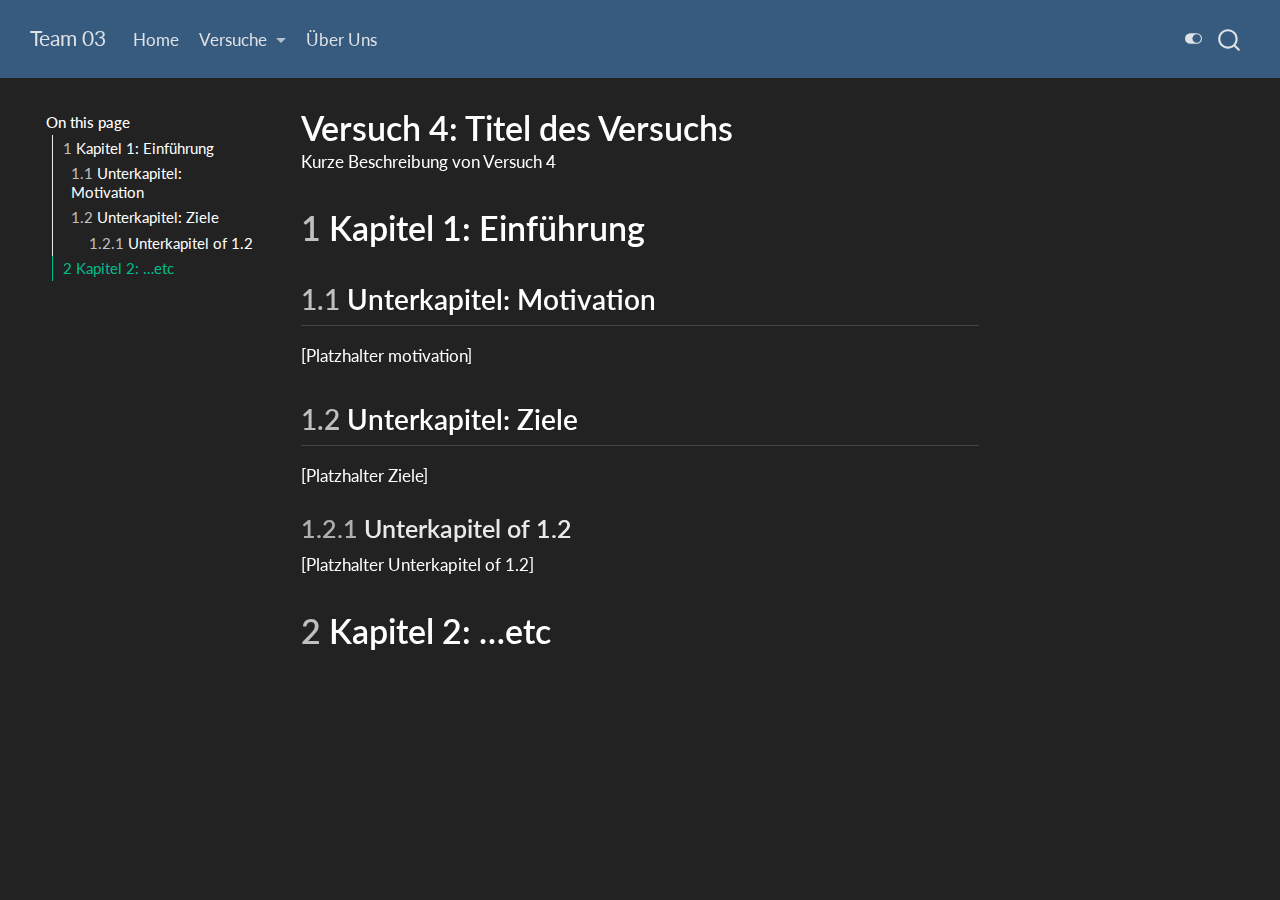
<file: versuch4.html>
<!DOCTYPE html>
<html xmlns="http://www.w3.org/1999/xhtml" lang="en" xml:lang="en"><head>

<meta charset="utf-8">
<meta name="generator" content="quarto-1.6.42">

<meta name="viewport" content="width=device-width, initial-scale=1.0, user-scalable=yes">

<meta name="description" content="Kurze Beschreibung von Versuch 4">

<title>Versuch 4: Titel des Versuchs – Team 03</title>
<style>
code{white-space: pre-wrap;}
span.smallcaps{font-variant: small-caps;}
div.columns{display: flex; gap: min(4vw, 1.5em);}
div.column{flex: auto; overflow-x: auto;}
div.hanging-indent{margin-left: 1.5em; text-indent: -1.5em;}
ul.task-list{list-style: none;}
ul.task-list li input[type="checkbox"] {
  width: 0.8em;
  margin: 0 0.8em 0.2em -1em; /* quarto-specific, see https://github.com/quarto-dev/quarto-cli/issues/4556 */ 
  vertical-align: middle;
}
</style>


<script src="site_libs/quarto-nav/quarto-nav.js"></script>
<script src="site_libs/quarto-nav/headroom.min.js"></script>
<script src="site_libs/clipboard/clipboard.min.js"></script>
<script src="site_libs/quarto-search/autocomplete.umd.js"></script>
<script src="site_libs/quarto-search/fuse.min.js"></script>
<script src="site_libs/quarto-search/quarto-search.js"></script>
<meta name="quarto:offset" content="./">
<script src="site_libs/quarto-html/quarto.js"></script>
<script src="site_libs/quarto-html/popper.min.js"></script>
<script src="site_libs/quarto-html/tippy.umd.min.js"></script>
<script src="site_libs/quarto-html/anchor.min.js"></script>
<link href="site_libs/quarto-html/tippy.css" rel="stylesheet">
<link href="site_libs/quarto-html/quarto-syntax-highlighting-2f5df379a58b258e96c21c0638c20c03.css" rel="stylesheet" class="quarto-color-scheme" id="quarto-text-highlighting-styles">
<link href="site_libs/quarto-html/quarto-syntax-highlighting-dark-b53751a350365c71b6c909e95f209ed1.css" rel="stylesheet" class="quarto-color-scheme quarto-color-alternate" id="quarto-text-highlighting-styles">
<script src="site_libs/bootstrap/bootstrap.min.js"></script>
<link href="site_libs/bootstrap/bootstrap-icons.css" rel="stylesheet">
<link href="site_libs/bootstrap/bootstrap-d75320580429fd03ccc14abf5aea7e44.min.css" rel="stylesheet" append-hash="true" class="quarto-color-scheme" id="quarto-bootstrap" data-mode="light">
<link href="site_libs/bootstrap/bootstrap-dark-03cff2e87a80ce85282700c0d3d2a4d3.min.css" rel="stylesheet" append-hash="true" class="quarto-color-scheme quarto-color-alternate" id="quarto-bootstrap" data-mode="dark">
<script id="quarto-search-options" type="application/json">{
  "location": "navbar",
  "copy-button": false,
  "collapse-after": 3,
  "panel-placement": "end",
  "type": "overlay",
  "limit": 50,
  "keyboard-shortcut": [
    "f",
    "/",
    "s"
  ],
  "show-item-context": false,
  "language": {
    "search-no-results-text": "No results",
    "search-matching-documents-text": "matching documents",
    "search-copy-link-title": "Copy link to search",
    "search-hide-matches-text": "Hide additional matches",
    "search-more-match-text": "more match in this document",
    "search-more-matches-text": "more matches in this document",
    "search-clear-button-title": "Clear",
    "search-text-placeholder": "",
    "search-detached-cancel-button-title": "Cancel",
    "search-submit-button-title": "Submit",
    "search-label": "Search"
  }
}</script>


<link rel="stylesheet" href="styles.css">
</head>

<body class="floating nav-fixed">

<div id="quarto-search-results"></div>
  <header id="quarto-header" class="headroom fixed-top">
    <nav class="navbar navbar-expand-lg " data-bs-theme="dark">
      <div class="navbar-container container-fluid">
      <div class="navbar-brand-container mx-auto">
    <a class="navbar-brand" href="./index.html">
    <span class="navbar-title">Team 03</span>
    </a>
  </div>
            <div id="quarto-search" class="" title="Search"></div>
          <button class="navbar-toggler" type="button" data-bs-toggle="collapse" data-bs-target="#navbarCollapse" aria-controls="navbarCollapse" role="menu" aria-expanded="false" aria-label="Toggle navigation" onclick="if (window.quartoToggleHeadroom) { window.quartoToggleHeadroom(); }">
  <span class="navbar-toggler-icon"></span>
</button>
          <div class="collapse navbar-collapse" id="navbarCollapse">
            <ul class="navbar-nav navbar-nav-scroll me-auto">
  <li class="nav-item">
    <a class="nav-link" href="./index.html"> 
<span class="menu-text">Home</span></a>
  </li>  
  <li class="nav-item dropdown ">
    <a class="nav-link dropdown-toggle" href="#" id="nav-menu-versuche" role="link" data-bs-toggle="dropdown" aria-expanded="false">
 <span class="menu-text">Versuche</span>
    </a>
    <ul class="dropdown-menu" aria-labelledby="nav-menu-versuche">    
        <li>
    <a class="dropdown-item" href="./versuch1.html">
 <span class="dropdown-text">Versuch 1</span></a>
  </li>  
        <li>
    <a class="dropdown-item" href="./versuch2.html">
 <span class="dropdown-text">Versuch 2</span></a>
  </li>  
        <li>
    <a class="dropdown-item" href="./versuch3.html">
 <span class="dropdown-text">Versuch 3</span></a>
  </li>  
        <li>
    <a class="dropdown-item" href="./versuch4.html">
 <span class="dropdown-text">Versuch 4</span></a>
  </li>  
        <li>
    <a class="dropdown-item" href="./versuch5.html">
 <span class="dropdown-text">Versuch 5</span></a>
  </li>  
        <li>
    <a class="dropdown-item" href="./versuch6.html">
 <span class="dropdown-text">Versuch 6</span></a>
  </li>  
    </ul>
  </li>
  <li class="nav-item">
    <a class="nav-link" href="./about.html"> 
<span class="menu-text">Über Uns</span></a>
  </li>  
</ul>
          </div> <!-- /navcollapse -->
            <div class="quarto-navbar-tools">
  <a href="" class="quarto-color-scheme-toggle quarto-navigation-tool  px-1" onclick="window.quartoToggleColorScheme(); return false;" title="Toggle dark mode"><i class="bi"></i></a>
</div>
      </div> <!-- /container-fluid -->
    </nav>
</header>
<!-- content -->
<div id="quarto-content" class="quarto-container page-columns page-rows-contents page-layout-article page-navbar">
<!-- sidebar -->
  <nav id="quarto-sidebar" class="sidebar collapse collapse-horizontal quarto-sidebar-collapse-item sidebar-navigation floating overflow-auto">
    <nav id="TOC" role="doc-toc" class="toc-active" data-toc-expanded="99">
    <h2 id="toc-title">On this page</h2>
   
  <ul>
  <li><a href="#kapitel-1-einführung" id="toc-kapitel-1-einführung" class="nav-link active" data-scroll-target="#kapitel-1-einführung"><span class="header-section-number">1</span> Kapitel 1: Einführung</a>
  <ul class="collapse">
  <li><a href="#unterkapitel-motivation" id="toc-unterkapitel-motivation" class="nav-link" data-scroll-target="#unterkapitel-motivation"><span class="header-section-number">1.1</span> Unterkapitel: Motivation</a></li>
  <li><a href="#unterkapitel-ziele" id="toc-unterkapitel-ziele" class="nav-link" data-scroll-target="#unterkapitel-ziele"><span class="header-section-number">1.2</span> Unterkapitel: Ziele</a>
  <ul class="collapse">
  <li><a href="#unterkapitel-of-1.2" id="toc-unterkapitel-of-1.2" class="nav-link" data-scroll-target="#unterkapitel-of-1.2"><span class="header-section-number">1.2.1</span> Unterkapitel of 1.2</a></li>
  </ul></li>
  </ul></li>
  <li><a href="#kapitel-2-etc" id="toc-kapitel-2-etc" class="nav-link" data-scroll-target="#kapitel-2-etc"><span class="header-section-number">2</span> Kapitel 2: …etc</a></li>
  </ul>
</nav>
</nav>
<div id="quarto-sidebar-glass" class="quarto-sidebar-collapse-item" data-bs-toggle="collapse" data-bs-target=".quarto-sidebar-collapse-item"></div>
<!-- margin-sidebar -->
    <div id="quarto-margin-sidebar" class="sidebar margin-sidebar zindex-bottom">
    </div>
<!-- main -->
<main class="content" id="quarto-document-content">

<header id="title-block-header" class="quarto-title-block default">
<div class="quarto-title">
<h1 class="title">Versuch 4: Titel des Versuchs</h1>
</div>

<div>
  <div class="description">
    Kurze Beschreibung von Versuch 4
  </div>
</div>


<div class="quarto-title-meta">

    
  
    
  </div>
  


</header>


<section id="kapitel-1-einführung" class="level1" data-number="1">
<h1 data-number="1"><span class="header-section-number">1</span> Kapitel 1: Einführung</h1>
<section id="unterkapitel-motivation" class="level2" data-number="1.1">
<h2 data-number="1.1" class="anchored" data-anchor-id="unterkapitel-motivation"><span class="header-section-number">1.1</span> Unterkapitel: Motivation</h2>
<p>[Platzhalter motivation]</p>
</section>
<section id="unterkapitel-ziele" class="level2" data-number="1.2">
<h2 data-number="1.2" class="anchored" data-anchor-id="unterkapitel-ziele"><span class="header-section-number">1.2</span> Unterkapitel: Ziele</h2>
<p>[Platzhalter Ziele]</p>
<section id="unterkapitel-of-1.2" class="level3" data-number="1.2.1">
<h3 data-number="1.2.1" class="anchored" data-anchor-id="unterkapitel-of-1.2"><span class="header-section-number">1.2.1</span> Unterkapitel of 1.2</h3>
<p>[Platzhalter Unterkapitel of 1.2]</p>
</section>
</section>
</section>
<section id="kapitel-2-etc" class="level1" data-number="2">
<h1 data-number="2"><span class="header-section-number">2</span> Kapitel 2: …etc</h1>


</section>

</main> <!-- /main -->
<script id="quarto-html-after-body" type="application/javascript">
window.document.addEventListener("DOMContentLoaded", function (event) {
  const toggleBodyColorMode = (bsSheetEl) => {
    const mode = bsSheetEl.getAttribute("data-mode");
    const bodyEl = window.document.querySelector("body");
    if (mode === "dark") {
      bodyEl.classList.add("quarto-dark");
      bodyEl.classList.remove("quarto-light");
    } else {
      bodyEl.classList.add("quarto-light");
      bodyEl.classList.remove("quarto-dark");
    }
  }
  const toggleBodyColorPrimary = () => {
    const bsSheetEl = window.document.querySelector("link#quarto-bootstrap");
    if (bsSheetEl) {
      toggleBodyColorMode(bsSheetEl);
    }
  }
  toggleBodyColorPrimary();  
  const disableStylesheet = (stylesheets) => {
    for (let i=0; i < stylesheets.length; i++) {
      const stylesheet = stylesheets[i];
      stylesheet.rel = 'prefetch';
    }
  }
  const enableStylesheet = (stylesheets) => {
    for (let i=0; i < stylesheets.length; i++) {
      const stylesheet = stylesheets[i];
      stylesheet.rel = 'stylesheet';
    }
  }
  const manageTransitions = (selector, allowTransitions) => {
    const els = window.document.querySelectorAll(selector);
    for (let i=0; i < els.length; i++) {
      const el = els[i];
      if (allowTransitions) {
        el.classList.remove('notransition');
      } else {
        el.classList.add('notransition');
      }
    }
  }
  const toggleGiscusIfUsed = (isAlternate, darkModeDefault) => {
    const baseTheme = document.querySelector('#giscus-base-theme')?.value ?? 'light';
    const alternateTheme = document.querySelector('#giscus-alt-theme')?.value ?? 'dark';
    let newTheme = '';
    if(darkModeDefault) {
      newTheme = isAlternate ? baseTheme : alternateTheme;
    } else {
      newTheme = isAlternate ? alternateTheme : baseTheme;
    }
    const changeGiscusTheme = () => {
      // From: https://github.com/giscus/giscus/issues/336
      const sendMessage = (message) => {
        const iframe = document.querySelector('iframe.giscus-frame');
        if (!iframe) return;
        iframe.contentWindow.postMessage({ giscus: message }, 'https://giscus.app');
      }
      sendMessage({
        setConfig: {
          theme: newTheme
        }
      });
    }
    const isGiscussLoaded = window.document.querySelector('iframe.giscus-frame') !== null;
    if (isGiscussLoaded) {
      changeGiscusTheme();
    }
  }
  const toggleColorMode = (alternate) => {
    // Switch the stylesheets
    const alternateStylesheets = window.document.querySelectorAll('link.quarto-color-scheme.quarto-color-alternate');
    manageTransitions('#quarto-margin-sidebar .nav-link', false);
    if (alternate) {
      enableStylesheet(alternateStylesheets);
      for (const sheetNode of alternateStylesheets) {
        if (sheetNode.id === "quarto-bootstrap") {
          toggleBodyColorMode(sheetNode);
        }
      }
    } else {
      disableStylesheet(alternateStylesheets);
      toggleBodyColorPrimary();
    }
    manageTransitions('#quarto-margin-sidebar .nav-link', true);
    // Switch the toggles
    const toggles = window.document.querySelectorAll('.quarto-color-scheme-toggle');
    for (let i=0; i < toggles.length; i++) {
      const toggle = toggles[i];
      if (toggle) {
        if (alternate) {
          toggle.classList.add("alternate");     
        } else {
          toggle.classList.remove("alternate");
        }
      }
    }
    // Hack to workaround the fact that safari doesn't
    // properly recolor the scrollbar when toggling (#1455)
    if (navigator.userAgent.indexOf('Safari') > 0 && navigator.userAgent.indexOf('Chrome') == -1) {
      manageTransitions("body", false);
      window.scrollTo(0, 1);
      setTimeout(() => {
        window.scrollTo(0, 0);
        manageTransitions("body", true);
      }, 40);  
    }
  }
  const isFileUrl = () => { 
    return window.location.protocol === 'file:';
  }
  const hasAlternateSentinel = () => {  
    let styleSentinel = getColorSchemeSentinel();
    if (styleSentinel !== null) {
      return styleSentinel === "alternate";
    } else {
      return false;
    }
  }
  const setStyleSentinel = (alternate) => {
    const value = alternate ? "alternate" : "default";
    if (!isFileUrl()) {
      window.localStorage.setItem("quarto-color-scheme", value);
    } else {
      localAlternateSentinel = value;
    }
  }
  const getColorSchemeSentinel = () => {
    if (!isFileUrl()) {
      const storageValue = window.localStorage.getItem("quarto-color-scheme");
      return storageValue != null ? storageValue : localAlternateSentinel;
    } else {
      return localAlternateSentinel;
    }
  }
  const darkModeDefault = true;
  let localAlternateSentinel = darkModeDefault ? 'alternate' : 'default';
  // Dark / light mode switch
  window.quartoToggleColorScheme = () => {
    // Read the current dark / light value 
    let toAlternate = !hasAlternateSentinel();
    toggleColorMode(toAlternate);
    setStyleSentinel(toAlternate);
    toggleGiscusIfUsed(toAlternate, darkModeDefault);
  };
  // Ensure there is a toggle, if there isn't float one in the top right
  if (window.document.querySelector('.quarto-color-scheme-toggle') === null) {
    const a = window.document.createElement('a');
    a.classList.add('top-right');
    a.classList.add('quarto-color-scheme-toggle');
    a.href = "";
    a.onclick = function() { try { window.quartoToggleColorScheme(); } catch {} return false; };
    const i = window.document.createElement("i");
    i.classList.add('bi');
    a.appendChild(i);
    window.document.body.appendChild(a);
  }
  // Switch to dark mode if need be
  if (hasAlternateSentinel()) {
    toggleColorMode(true);
  } else {
    toggleColorMode(false);
  }
  const icon = "";
  const anchorJS = new window.AnchorJS();
  anchorJS.options = {
    placement: 'right',
    icon: icon
  };
  anchorJS.add('.anchored');
  const isCodeAnnotation = (el) => {
    for (const clz of el.classList) {
      if (clz.startsWith('code-annotation-')) {                     
        return true;
      }
    }
    return false;
  }
  const onCopySuccess = function(e) {
    // button target
    const button = e.trigger;
    // don't keep focus
    button.blur();
    // flash "checked"
    button.classList.add('code-copy-button-checked');
    var currentTitle = button.getAttribute("title");
    button.setAttribute("title", "Copied!");
    let tooltip;
    if (window.bootstrap) {
      button.setAttribute("data-bs-toggle", "tooltip");
      button.setAttribute("data-bs-placement", "left");
      button.setAttribute("data-bs-title", "Copied!");
      tooltip = new bootstrap.Tooltip(button, 
        { trigger: "manual", 
          customClass: "code-copy-button-tooltip",
          offset: [0, -8]});
      tooltip.show();    
    }
    setTimeout(function() {
      if (tooltip) {
        tooltip.hide();
        button.removeAttribute("data-bs-title");
        button.removeAttribute("data-bs-toggle");
        button.removeAttribute("data-bs-placement");
      }
      button.setAttribute("title", currentTitle);
      button.classList.remove('code-copy-button-checked');
    }, 1000);
    // clear code selection
    e.clearSelection();
  }
  const getTextToCopy = function(trigger) {
      const codeEl = trigger.previousElementSibling.cloneNode(true);
      for (const childEl of codeEl.children) {
        if (isCodeAnnotation(childEl)) {
          childEl.remove();
        }
      }
      return codeEl.innerText;
  }
  const clipboard = new window.ClipboardJS('.code-copy-button:not([data-in-quarto-modal])', {
    text: getTextToCopy
  });
  clipboard.on('success', onCopySuccess);
  if (window.document.getElementById('quarto-embedded-source-code-modal')) {
    const clipboardModal = new window.ClipboardJS('.code-copy-button[data-in-quarto-modal]', {
      text: getTextToCopy,
      container: window.document.getElementById('quarto-embedded-source-code-modal')
    });
    clipboardModal.on('success', onCopySuccess);
  }
    var localhostRegex = new RegExp(/^(?:http|https):\/\/localhost\:?[0-9]*\//);
    var mailtoRegex = new RegExp(/^mailto:/);
      var filterRegex = new RegExp('/' + window.location.host + '/');
    var isInternal = (href) => {
        return filterRegex.test(href) || localhostRegex.test(href) || mailtoRegex.test(href);
    }
    // Inspect non-navigation links and adorn them if external
 	var links = window.document.querySelectorAll('a[href]:not(.nav-link):not(.navbar-brand):not(.toc-action):not(.sidebar-link):not(.sidebar-item-toggle):not(.pagination-link):not(.no-external):not([aria-hidden]):not(.dropdown-item):not(.quarto-navigation-tool):not(.about-link)');
    for (var i=0; i<links.length; i++) {
      const link = links[i];
      if (!isInternal(link.href)) {
        // undo the damage that might have been done by quarto-nav.js in the case of
        // links that we want to consider external
        if (link.dataset.originalHref !== undefined) {
          link.href = link.dataset.originalHref;
        }
      }
    }
  function tippyHover(el, contentFn, onTriggerFn, onUntriggerFn) {
    const config = {
      allowHTML: true,
      maxWidth: 500,
      delay: 100,
      arrow: false,
      appendTo: function(el) {
          return el.parentElement;
      },
      interactive: true,
      interactiveBorder: 10,
      theme: 'quarto',
      placement: 'bottom-start',
    };
    if (contentFn) {
      config.content = contentFn;
    }
    if (onTriggerFn) {
      config.onTrigger = onTriggerFn;
    }
    if (onUntriggerFn) {
      config.onUntrigger = onUntriggerFn;
    }
    window.tippy(el, config); 
  }
  const noterefs = window.document.querySelectorAll('a[role="doc-noteref"]');
  for (var i=0; i<noterefs.length; i++) {
    const ref = noterefs[i];
    tippyHover(ref, function() {
      // use id or data attribute instead here
      let href = ref.getAttribute('data-footnote-href') || ref.getAttribute('href');
      try { href = new URL(href).hash; } catch {}
      const id = href.replace(/^#\/?/, "");
      const note = window.document.getElementById(id);
      if (note) {
        return note.innerHTML;
      } else {
        return "";
      }
    });
  }
  const xrefs = window.document.querySelectorAll('a.quarto-xref');
  const processXRef = (id, note) => {
    // Strip column container classes
    const stripColumnClz = (el) => {
      el.classList.remove("page-full", "page-columns");
      if (el.children) {
        for (const child of el.children) {
          stripColumnClz(child);
        }
      }
    }
    stripColumnClz(note)
    if (id === null || id.startsWith('sec-')) {
      // Special case sections, only their first couple elements
      const container = document.createElement("div");
      if (note.children && note.children.length > 2) {
        container.appendChild(note.children[0].cloneNode(true));
        for (let i = 1; i < note.children.length; i++) {
          const child = note.children[i];
          if (child.tagName === "P" && child.innerText === "") {
            continue;
          } else {
            container.appendChild(child.cloneNode(true));
            break;
          }
        }
        if (window.Quarto?.typesetMath) {
          window.Quarto.typesetMath(container);
        }
        return container.innerHTML
      } else {
        if (window.Quarto?.typesetMath) {
          window.Quarto.typesetMath(note);
        }
        return note.innerHTML;
      }
    } else {
      // Remove any anchor links if they are present
      const anchorLink = note.querySelector('a.anchorjs-link');
      if (anchorLink) {
        anchorLink.remove();
      }
      if (window.Quarto?.typesetMath) {
        window.Quarto.typesetMath(note);
      }
      if (note.classList.contains("callout")) {
        return note.outerHTML;
      } else {
        return note.innerHTML;
      }
    }
  }
  for (var i=0; i<xrefs.length; i++) {
    const xref = xrefs[i];
    tippyHover(xref, undefined, function(instance) {
      instance.disable();
      let url = xref.getAttribute('href');
      let hash = undefined; 
      if (url.startsWith('#')) {
        hash = url;
      } else {
        try { hash = new URL(url).hash; } catch {}
      }
      if (hash) {
        const id = hash.replace(/^#\/?/, "");
        const note = window.document.getElementById(id);
        if (note !== null) {
          try {
            const html = processXRef(id, note.cloneNode(true));
            instance.setContent(html);
          } finally {
            instance.enable();
            instance.show();
          }
        } else {
          // See if we can fetch this
          fetch(url.split('#')[0])
          .then(res => res.text())
          .then(html => {
            const parser = new DOMParser();
            const htmlDoc = parser.parseFromString(html, "text/html");
            const note = htmlDoc.getElementById(id);
            if (note !== null) {
              const html = processXRef(id, note);
              instance.setContent(html);
            } 
          }).finally(() => {
            instance.enable();
            instance.show();
          });
        }
      } else {
        // See if we can fetch a full url (with no hash to target)
        // This is a special case and we should probably do some content thinning / targeting
        fetch(url)
        .then(res => res.text())
        .then(html => {
          const parser = new DOMParser();
          const htmlDoc = parser.parseFromString(html, "text/html");
          const note = htmlDoc.querySelector('main.content');
          if (note !== null) {
            // This should only happen for chapter cross references
            // (since there is no id in the URL)
            // remove the first header
            if (note.children.length > 0 && note.children[0].tagName === "HEADER") {
              note.children[0].remove();
            }
            const html = processXRef(null, note);
            instance.setContent(html);
          } 
        }).finally(() => {
          instance.enable();
          instance.show();
        });
      }
    }, function(instance) {
    });
  }
      let selectedAnnoteEl;
      const selectorForAnnotation = ( cell, annotation) => {
        let cellAttr = 'data-code-cell="' + cell + '"';
        let lineAttr = 'data-code-annotation="' +  annotation + '"';
        const selector = 'span[' + cellAttr + '][' + lineAttr + ']';
        return selector;
      }
      const selectCodeLines = (annoteEl) => {
        const doc = window.document;
        const targetCell = annoteEl.getAttribute("data-target-cell");
        const targetAnnotation = annoteEl.getAttribute("data-target-annotation");
        const annoteSpan = window.document.querySelector(selectorForAnnotation(targetCell, targetAnnotation));
        const lines = annoteSpan.getAttribute("data-code-lines").split(",");
        const lineIds = lines.map((line) => {
          return targetCell + "-" + line;
        })
        let top = null;
        let height = null;
        let parent = null;
        if (lineIds.length > 0) {
            //compute the position of the single el (top and bottom and make a div)
            const el = window.document.getElementById(lineIds[0]);
            top = el.offsetTop;
            height = el.offsetHeight;
            parent = el.parentElement.parentElement;
          if (lineIds.length > 1) {
            const lastEl = window.document.getElementById(lineIds[lineIds.length - 1]);
            const bottom = lastEl.offsetTop + lastEl.offsetHeight;
            height = bottom - top;
          }
          if (top !== null && height !== null && parent !== null) {
            // cook up a div (if necessary) and position it 
            let div = window.document.getElementById("code-annotation-line-highlight");
            if (div === null) {
              div = window.document.createElement("div");
              div.setAttribute("id", "code-annotation-line-highlight");
              div.style.position = 'absolute';
              parent.appendChild(div);
            }
            div.style.top = top - 2 + "px";
            div.style.height = height + 4 + "px";
            div.style.left = 0;
            let gutterDiv = window.document.getElementById("code-annotation-line-highlight-gutter");
            if (gutterDiv === null) {
              gutterDiv = window.document.createElement("div");
              gutterDiv.setAttribute("id", "code-annotation-line-highlight-gutter");
              gutterDiv.style.position = 'absolute';
              const codeCell = window.document.getElementById(targetCell);
              const gutter = codeCell.querySelector('.code-annotation-gutter');
              gutter.appendChild(gutterDiv);
            }
            gutterDiv.style.top = top - 2 + "px";
            gutterDiv.style.height = height + 4 + "px";
          }
          selectedAnnoteEl = annoteEl;
        }
      };
      const unselectCodeLines = () => {
        const elementsIds = ["code-annotation-line-highlight", "code-annotation-line-highlight-gutter"];
        elementsIds.forEach((elId) => {
          const div = window.document.getElementById(elId);
          if (div) {
            div.remove();
          }
        });
        selectedAnnoteEl = undefined;
      };
        // Handle positioning of the toggle
    window.addEventListener(
      "resize",
      throttle(() => {
        elRect = undefined;
        if (selectedAnnoteEl) {
          selectCodeLines(selectedAnnoteEl);
        }
      }, 10)
    );
    function throttle(fn, ms) {
    let throttle = false;
    let timer;
      return (...args) => {
        if(!throttle) { // first call gets through
            fn.apply(this, args);
            throttle = true;
        } else { // all the others get throttled
            if(timer) clearTimeout(timer); // cancel #2
            timer = setTimeout(() => {
              fn.apply(this, args);
              timer = throttle = false;
            }, ms);
        }
      };
    }
      // Attach click handler to the DT
      const annoteDls = window.document.querySelectorAll('dt[data-target-cell]');
      for (const annoteDlNode of annoteDls) {
        annoteDlNode.addEventListener('click', (event) => {
          const clickedEl = event.target;
          if (clickedEl !== selectedAnnoteEl) {
            unselectCodeLines();
            const activeEl = window.document.querySelector('dt[data-target-cell].code-annotation-active');
            if (activeEl) {
              activeEl.classList.remove('code-annotation-active');
            }
            selectCodeLines(clickedEl);
            clickedEl.classList.add('code-annotation-active');
          } else {
            // Unselect the line
            unselectCodeLines();
            clickedEl.classList.remove('code-annotation-active');
          }
        });
      }
  const findCites = (el) => {
    const parentEl = el.parentElement;
    if (parentEl) {
      const cites = parentEl.dataset.cites;
      if (cites) {
        return {
          el,
          cites: cites.split(' ')
        };
      } else {
        return findCites(el.parentElement)
      }
    } else {
      return undefined;
    }
  };
  var bibliorefs = window.document.querySelectorAll('a[role="doc-biblioref"]');
  for (var i=0; i<bibliorefs.length; i++) {
    const ref = bibliorefs[i];
    const citeInfo = findCites(ref);
    if (citeInfo) {
      tippyHover(citeInfo.el, function() {
        var popup = window.document.createElement('div');
        citeInfo.cites.forEach(function(cite) {
          var citeDiv = window.document.createElement('div');
          citeDiv.classList.add('hanging-indent');
          citeDiv.classList.add('csl-entry');
          var biblioDiv = window.document.getElementById('ref-' + cite);
          if (biblioDiv) {
            citeDiv.innerHTML = biblioDiv.innerHTML;
          }
          popup.appendChild(citeDiv);
        });
        return popup.innerHTML;
      });
    }
  }
});
</script>
</div> <!-- /content -->




</body></html>
</file>
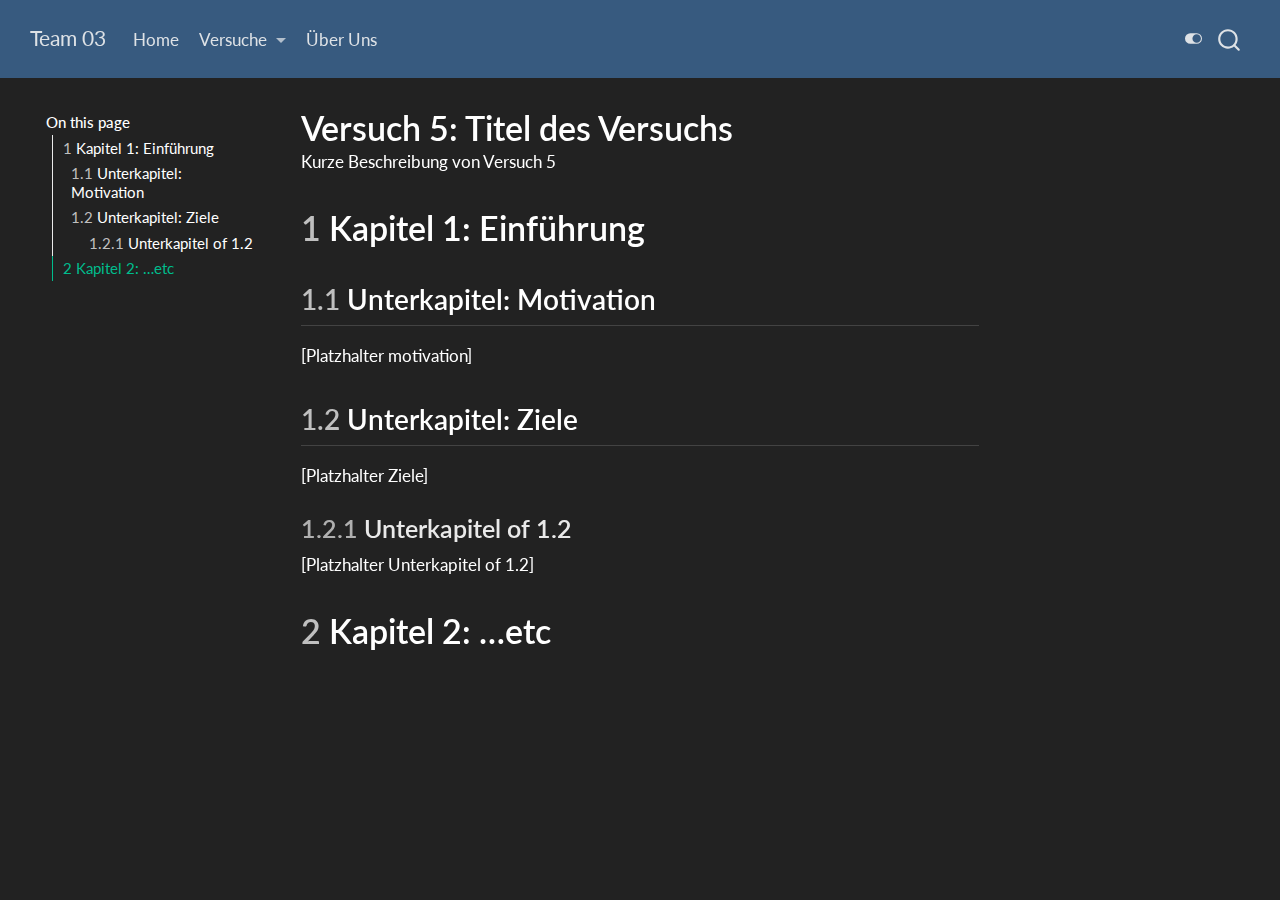
<file: versuch5.html>
<!DOCTYPE html>
<html xmlns="http://www.w3.org/1999/xhtml" lang="en" xml:lang="en"><head>

<meta charset="utf-8">
<meta name="generator" content="quarto-1.6.42">

<meta name="viewport" content="width=device-width, initial-scale=1.0, user-scalable=yes">

<meta name="description" content="Kurze Beschreibung von Versuch 5">

<title>Versuch 5: Titel des Versuchs – Team 03</title>
<style>
code{white-space: pre-wrap;}
span.smallcaps{font-variant: small-caps;}
div.columns{display: flex; gap: min(4vw, 1.5em);}
div.column{flex: auto; overflow-x: auto;}
div.hanging-indent{margin-left: 1.5em; text-indent: -1.5em;}
ul.task-list{list-style: none;}
ul.task-list li input[type="checkbox"] {
  width: 0.8em;
  margin: 0 0.8em 0.2em -1em; /* quarto-specific, see https://github.com/quarto-dev/quarto-cli/issues/4556 */ 
  vertical-align: middle;
}
</style>


<script src="site_libs/quarto-nav/quarto-nav.js"></script>
<script src="site_libs/quarto-nav/headroom.min.js"></script>
<script src="site_libs/clipboard/clipboard.min.js"></script>
<script src="site_libs/quarto-search/autocomplete.umd.js"></script>
<script src="site_libs/quarto-search/fuse.min.js"></script>
<script src="site_libs/quarto-search/quarto-search.js"></script>
<meta name="quarto:offset" content="./">
<script src="site_libs/quarto-html/quarto.js"></script>
<script src="site_libs/quarto-html/popper.min.js"></script>
<script src="site_libs/quarto-html/tippy.umd.min.js"></script>
<script src="site_libs/quarto-html/anchor.min.js"></script>
<link href="site_libs/quarto-html/tippy.css" rel="stylesheet">
<link href="site_libs/quarto-html/quarto-syntax-highlighting-2f5df379a58b258e96c21c0638c20c03.css" rel="stylesheet" class="quarto-color-scheme" id="quarto-text-highlighting-styles">
<link href="site_libs/quarto-html/quarto-syntax-highlighting-dark-b53751a350365c71b6c909e95f209ed1.css" rel="stylesheet" class="quarto-color-scheme quarto-color-alternate" id="quarto-text-highlighting-styles">
<script src="site_libs/bootstrap/bootstrap.min.js"></script>
<link href="site_libs/bootstrap/bootstrap-icons.css" rel="stylesheet">
<link href="site_libs/bootstrap/bootstrap-d75320580429fd03ccc14abf5aea7e44.min.css" rel="stylesheet" append-hash="true" class="quarto-color-scheme" id="quarto-bootstrap" data-mode="light">
<link href="site_libs/bootstrap/bootstrap-dark-03cff2e87a80ce85282700c0d3d2a4d3.min.css" rel="stylesheet" append-hash="true" class="quarto-color-scheme quarto-color-alternate" id="quarto-bootstrap" data-mode="dark">
<script id="quarto-search-options" type="application/json">{
  "location": "navbar",
  "copy-button": false,
  "collapse-after": 3,
  "panel-placement": "end",
  "type": "overlay",
  "limit": 50,
  "keyboard-shortcut": [
    "f",
    "/",
    "s"
  ],
  "show-item-context": false,
  "language": {
    "search-no-results-text": "No results",
    "search-matching-documents-text": "matching documents",
    "search-copy-link-title": "Copy link to search",
    "search-hide-matches-text": "Hide additional matches",
    "search-more-match-text": "more match in this document",
    "search-more-matches-text": "more matches in this document",
    "search-clear-button-title": "Clear",
    "search-text-placeholder": "",
    "search-detached-cancel-button-title": "Cancel",
    "search-submit-button-title": "Submit",
    "search-label": "Search"
  }
}</script>


<link rel="stylesheet" href="styles.css">
</head>

<body class="floating nav-fixed">

<div id="quarto-search-results"></div>
  <header id="quarto-header" class="headroom fixed-top">
    <nav class="navbar navbar-expand-lg " data-bs-theme="dark">
      <div class="navbar-container container-fluid">
      <div class="navbar-brand-container mx-auto">
    <a class="navbar-brand" href="./index.html">
    <span class="navbar-title">Team 03</span>
    </a>
  </div>
            <div id="quarto-search" class="" title="Search"></div>
          <button class="navbar-toggler" type="button" data-bs-toggle="collapse" data-bs-target="#navbarCollapse" aria-controls="navbarCollapse" role="menu" aria-expanded="false" aria-label="Toggle navigation" onclick="if (window.quartoToggleHeadroom) { window.quartoToggleHeadroom(); }">
  <span class="navbar-toggler-icon"></span>
</button>
          <div class="collapse navbar-collapse" id="navbarCollapse">
            <ul class="navbar-nav navbar-nav-scroll me-auto">
  <li class="nav-item">
    <a class="nav-link" href="./index.html"> 
<span class="menu-text">Home</span></a>
  </li>  
  <li class="nav-item dropdown ">
    <a class="nav-link dropdown-toggle" href="#" id="nav-menu-versuche" role="link" data-bs-toggle="dropdown" aria-expanded="false">
 <span class="menu-text">Versuche</span>
    </a>
    <ul class="dropdown-menu" aria-labelledby="nav-menu-versuche">    
        <li>
    <a class="dropdown-item" href="./versuch1.html">
 <span class="dropdown-text">Versuch 1</span></a>
  </li>  
        <li>
    <a class="dropdown-item" href="./versuch2.html">
 <span class="dropdown-text">Versuch 2</span></a>
  </li>  
        <li>
    <a class="dropdown-item" href="./versuch3.html">
 <span class="dropdown-text">Versuch 3</span></a>
  </li>  
        <li>
    <a class="dropdown-item" href="./versuch4.html">
 <span class="dropdown-text">Versuch 4</span></a>
  </li>  
        <li>
    <a class="dropdown-item" href="./versuch5.html">
 <span class="dropdown-text">Versuch 5</span></a>
  </li>  
        <li>
    <a class="dropdown-item" href="./versuch6.html">
 <span class="dropdown-text">Versuch 6</span></a>
  </li>  
    </ul>
  </li>
  <li class="nav-item">
    <a class="nav-link" href="./about.html"> 
<span class="menu-text">Über Uns</span></a>
  </li>  
</ul>
          </div> <!-- /navcollapse -->
            <div class="quarto-navbar-tools">
  <a href="" class="quarto-color-scheme-toggle quarto-navigation-tool  px-1" onclick="window.quartoToggleColorScheme(); return false;" title="Toggle dark mode"><i class="bi"></i></a>
</div>
      </div> <!-- /container-fluid -->
    </nav>
</header>
<!-- content -->
<div id="quarto-content" class="quarto-container page-columns page-rows-contents page-layout-article page-navbar">
<!-- sidebar -->
  <nav id="quarto-sidebar" class="sidebar collapse collapse-horizontal quarto-sidebar-collapse-item sidebar-navigation floating overflow-auto">
    <nav id="TOC" role="doc-toc" class="toc-active" data-toc-expanded="99">
    <h2 id="toc-title">On this page</h2>
   
  <ul>
  <li><a href="#kapitel-1-einführung" id="toc-kapitel-1-einführung" class="nav-link active" data-scroll-target="#kapitel-1-einführung"><span class="header-section-number">1</span> Kapitel 1: Einführung</a>
  <ul class="collapse">
  <li><a href="#unterkapitel-motivation" id="toc-unterkapitel-motivation" class="nav-link" data-scroll-target="#unterkapitel-motivation"><span class="header-section-number">1.1</span> Unterkapitel: Motivation</a></li>
  <li><a href="#unterkapitel-ziele" id="toc-unterkapitel-ziele" class="nav-link" data-scroll-target="#unterkapitel-ziele"><span class="header-section-number">1.2</span> Unterkapitel: Ziele</a>
  <ul class="collapse">
  <li><a href="#unterkapitel-of-1.2" id="toc-unterkapitel-of-1.2" class="nav-link" data-scroll-target="#unterkapitel-of-1.2"><span class="header-section-number">1.2.1</span> Unterkapitel of 1.2</a></li>
  </ul></li>
  </ul></li>
  <li><a href="#kapitel-2-etc" id="toc-kapitel-2-etc" class="nav-link" data-scroll-target="#kapitel-2-etc"><span class="header-section-number">2</span> Kapitel 2: …etc</a></li>
  </ul>
</nav>
</nav>
<div id="quarto-sidebar-glass" class="quarto-sidebar-collapse-item" data-bs-toggle="collapse" data-bs-target=".quarto-sidebar-collapse-item"></div>
<!-- margin-sidebar -->
    <div id="quarto-margin-sidebar" class="sidebar margin-sidebar zindex-bottom">
    </div>
<!-- main -->
<main class="content" id="quarto-document-content">

<header id="title-block-header" class="quarto-title-block default">
<div class="quarto-title">
<h1 class="title">Versuch 5: Titel des Versuchs</h1>
</div>

<div>
  <div class="description">
    Kurze Beschreibung von Versuch 5
  </div>
</div>


<div class="quarto-title-meta">

    
  
    
  </div>
  


</header>


<section id="kapitel-1-einführung" class="level1" data-number="1">
<h1 data-number="1"><span class="header-section-number">1</span> Kapitel 1: Einführung</h1>
<section id="unterkapitel-motivation" class="level2" data-number="1.1">
<h2 data-number="1.1" class="anchored" data-anchor-id="unterkapitel-motivation"><span class="header-section-number">1.1</span> Unterkapitel: Motivation</h2>
<p>[Platzhalter motivation]</p>
</section>
<section id="unterkapitel-ziele" class="level2" data-number="1.2">
<h2 data-number="1.2" class="anchored" data-anchor-id="unterkapitel-ziele"><span class="header-section-number">1.2</span> Unterkapitel: Ziele</h2>
<p>[Platzhalter Ziele]</p>
<section id="unterkapitel-of-1.2" class="level3" data-number="1.2.1">
<h3 data-number="1.2.1" class="anchored" data-anchor-id="unterkapitel-of-1.2"><span class="header-section-number">1.2.1</span> Unterkapitel of 1.2</h3>
<p>[Platzhalter Unterkapitel of 1.2]</p>
</section>
</section>
</section>
<section id="kapitel-2-etc" class="level1" data-number="2">
<h1 data-number="2"><span class="header-section-number">2</span> Kapitel 2: …etc</h1>


</section>

</main> <!-- /main -->
<script id="quarto-html-after-body" type="application/javascript">
window.document.addEventListener("DOMContentLoaded", function (event) {
  const toggleBodyColorMode = (bsSheetEl) => {
    const mode = bsSheetEl.getAttribute("data-mode");
    const bodyEl = window.document.querySelector("body");
    if (mode === "dark") {
      bodyEl.classList.add("quarto-dark");
      bodyEl.classList.remove("quarto-light");
    } else {
      bodyEl.classList.add("quarto-light");
      bodyEl.classList.remove("quarto-dark");
    }
  }
  const toggleBodyColorPrimary = () => {
    const bsSheetEl = window.document.querySelector("link#quarto-bootstrap");
    if (bsSheetEl) {
      toggleBodyColorMode(bsSheetEl);
    }
  }
  toggleBodyColorPrimary();  
  const disableStylesheet = (stylesheets) => {
    for (let i=0; i < stylesheets.length; i++) {
      const stylesheet = stylesheets[i];
      stylesheet.rel = 'prefetch';
    }
  }
  const enableStylesheet = (stylesheets) => {
    for (let i=0; i < stylesheets.length; i++) {
      const stylesheet = stylesheets[i];
      stylesheet.rel = 'stylesheet';
    }
  }
  const manageTransitions = (selector, allowTransitions) => {
    const els = window.document.querySelectorAll(selector);
    for (let i=0; i < els.length; i++) {
      const el = els[i];
      if (allowTransitions) {
        el.classList.remove('notransition');
      } else {
        el.classList.add('notransition');
      }
    }
  }
  const toggleGiscusIfUsed = (isAlternate, darkModeDefault) => {
    const baseTheme = document.querySelector('#giscus-base-theme')?.value ?? 'light';
    const alternateTheme = document.querySelector('#giscus-alt-theme')?.value ?? 'dark';
    let newTheme = '';
    if(darkModeDefault) {
      newTheme = isAlternate ? baseTheme : alternateTheme;
    } else {
      newTheme = isAlternate ? alternateTheme : baseTheme;
    }
    const changeGiscusTheme = () => {
      // From: https://github.com/giscus/giscus/issues/336
      const sendMessage = (message) => {
        const iframe = document.querySelector('iframe.giscus-frame');
        if (!iframe) return;
        iframe.contentWindow.postMessage({ giscus: message }, 'https://giscus.app');
      }
      sendMessage({
        setConfig: {
          theme: newTheme
        }
      });
    }
    const isGiscussLoaded = window.document.querySelector('iframe.giscus-frame') !== null;
    if (isGiscussLoaded) {
      changeGiscusTheme();
    }
  }
  const toggleColorMode = (alternate) => {
    // Switch the stylesheets
    const alternateStylesheets = window.document.querySelectorAll('link.quarto-color-scheme.quarto-color-alternate');
    manageTransitions('#quarto-margin-sidebar .nav-link', false);
    if (alternate) {
      enableStylesheet(alternateStylesheets);
      for (const sheetNode of alternateStylesheets) {
        if (sheetNode.id === "quarto-bootstrap") {
          toggleBodyColorMode(sheetNode);
        }
      }
    } else {
      disableStylesheet(alternateStylesheets);
      toggleBodyColorPrimary();
    }
    manageTransitions('#quarto-margin-sidebar .nav-link', true);
    // Switch the toggles
    const toggles = window.document.querySelectorAll('.quarto-color-scheme-toggle');
    for (let i=0; i < toggles.length; i++) {
      const toggle = toggles[i];
      if (toggle) {
        if (alternate) {
          toggle.classList.add("alternate");     
        } else {
          toggle.classList.remove("alternate");
        }
      }
    }
    // Hack to workaround the fact that safari doesn't
    // properly recolor the scrollbar when toggling (#1455)
    if (navigator.userAgent.indexOf('Safari') > 0 && navigator.userAgent.indexOf('Chrome') == -1) {
      manageTransitions("body", false);
      window.scrollTo(0, 1);
      setTimeout(() => {
        window.scrollTo(0, 0);
        manageTransitions("body", true);
      }, 40);  
    }
  }
  const isFileUrl = () => { 
    return window.location.protocol === 'file:';
  }
  const hasAlternateSentinel = () => {  
    let styleSentinel = getColorSchemeSentinel();
    if (styleSentinel !== null) {
      return styleSentinel === "alternate";
    } else {
      return false;
    }
  }
  const setStyleSentinel = (alternate) => {
    const value = alternate ? "alternate" : "default";
    if (!isFileUrl()) {
      window.localStorage.setItem("quarto-color-scheme", value);
    } else {
      localAlternateSentinel = value;
    }
  }
  const getColorSchemeSentinel = () => {
    if (!isFileUrl()) {
      const storageValue = window.localStorage.getItem("quarto-color-scheme");
      return storageValue != null ? storageValue : localAlternateSentinel;
    } else {
      return localAlternateSentinel;
    }
  }
  const darkModeDefault = true;
  let localAlternateSentinel = darkModeDefault ? 'alternate' : 'default';
  // Dark / light mode switch
  window.quartoToggleColorScheme = () => {
    // Read the current dark / light value 
    let toAlternate = !hasAlternateSentinel();
    toggleColorMode(toAlternate);
    setStyleSentinel(toAlternate);
    toggleGiscusIfUsed(toAlternate, darkModeDefault);
  };
  // Ensure there is a toggle, if there isn't float one in the top right
  if (window.document.querySelector('.quarto-color-scheme-toggle') === null) {
    const a = window.document.createElement('a');
    a.classList.add('top-right');
    a.classList.add('quarto-color-scheme-toggle');
    a.href = "";
    a.onclick = function() { try { window.quartoToggleColorScheme(); } catch {} return false; };
    const i = window.document.createElement("i");
    i.classList.add('bi');
    a.appendChild(i);
    window.document.body.appendChild(a);
  }
  // Switch to dark mode if need be
  if (hasAlternateSentinel()) {
    toggleColorMode(true);
  } else {
    toggleColorMode(false);
  }
  const icon = "";
  const anchorJS = new window.AnchorJS();
  anchorJS.options = {
    placement: 'right',
    icon: icon
  };
  anchorJS.add('.anchored');
  const isCodeAnnotation = (el) => {
    for (const clz of el.classList) {
      if (clz.startsWith('code-annotation-')) {                     
        return true;
      }
    }
    return false;
  }
  const onCopySuccess = function(e) {
    // button target
    const button = e.trigger;
    // don't keep focus
    button.blur();
    // flash "checked"
    button.classList.add('code-copy-button-checked');
    var currentTitle = button.getAttribute("title");
    button.setAttribute("title", "Copied!");
    let tooltip;
    if (window.bootstrap) {
      button.setAttribute("data-bs-toggle", "tooltip");
      button.setAttribute("data-bs-placement", "left");
      button.setAttribute("data-bs-title", "Copied!");
      tooltip = new bootstrap.Tooltip(button, 
        { trigger: "manual", 
          customClass: "code-copy-button-tooltip",
          offset: [0, -8]});
      tooltip.show();    
    }
    setTimeout(function() {
      if (tooltip) {
        tooltip.hide();
        button.removeAttribute("data-bs-title");
        button.removeAttribute("data-bs-toggle");
        button.removeAttribute("data-bs-placement");
      }
      button.setAttribute("title", currentTitle);
      button.classList.remove('code-copy-button-checked');
    }, 1000);
    // clear code selection
    e.clearSelection();
  }
  const getTextToCopy = function(trigger) {
      const codeEl = trigger.previousElementSibling.cloneNode(true);
      for (const childEl of codeEl.children) {
        if (isCodeAnnotation(childEl)) {
          childEl.remove();
        }
      }
      return codeEl.innerText;
  }
  const clipboard = new window.ClipboardJS('.code-copy-button:not([data-in-quarto-modal])', {
    text: getTextToCopy
  });
  clipboard.on('success', onCopySuccess);
  if (window.document.getElementById('quarto-embedded-source-code-modal')) {
    const clipboardModal = new window.ClipboardJS('.code-copy-button[data-in-quarto-modal]', {
      text: getTextToCopy,
      container: window.document.getElementById('quarto-embedded-source-code-modal')
    });
    clipboardModal.on('success', onCopySuccess);
  }
    var localhostRegex = new RegExp(/^(?:http|https):\/\/localhost\:?[0-9]*\//);
    var mailtoRegex = new RegExp(/^mailto:/);
      var filterRegex = new RegExp('/' + window.location.host + '/');
    var isInternal = (href) => {
        return filterRegex.test(href) || localhostRegex.test(href) || mailtoRegex.test(href);
    }
    // Inspect non-navigation links and adorn them if external
 	var links = window.document.querySelectorAll('a[href]:not(.nav-link):not(.navbar-brand):not(.toc-action):not(.sidebar-link):not(.sidebar-item-toggle):not(.pagination-link):not(.no-external):not([aria-hidden]):not(.dropdown-item):not(.quarto-navigation-tool):not(.about-link)');
    for (var i=0; i<links.length; i++) {
      const link = links[i];
      if (!isInternal(link.href)) {
        // undo the damage that might have been done by quarto-nav.js in the case of
        // links that we want to consider external
        if (link.dataset.originalHref !== undefined) {
          link.href = link.dataset.originalHref;
        }
      }
    }
  function tippyHover(el, contentFn, onTriggerFn, onUntriggerFn) {
    const config = {
      allowHTML: true,
      maxWidth: 500,
      delay: 100,
      arrow: false,
      appendTo: function(el) {
          return el.parentElement;
      },
      interactive: true,
      interactiveBorder: 10,
      theme: 'quarto',
      placement: 'bottom-start',
    };
    if (contentFn) {
      config.content = contentFn;
    }
    if (onTriggerFn) {
      config.onTrigger = onTriggerFn;
    }
    if (onUntriggerFn) {
      config.onUntrigger = onUntriggerFn;
    }
    window.tippy(el, config); 
  }
  const noterefs = window.document.querySelectorAll('a[role="doc-noteref"]');
  for (var i=0; i<noterefs.length; i++) {
    const ref = noterefs[i];
    tippyHover(ref, function() {
      // use id or data attribute instead here
      let href = ref.getAttribute('data-footnote-href') || ref.getAttribute('href');
      try { href = new URL(href).hash; } catch {}
      const id = href.replace(/^#\/?/, "");
      const note = window.document.getElementById(id);
      if (note) {
        return note.innerHTML;
      } else {
        return "";
      }
    });
  }
  const xrefs = window.document.querySelectorAll('a.quarto-xref');
  const processXRef = (id, note) => {
    // Strip column container classes
    const stripColumnClz = (el) => {
      el.classList.remove("page-full", "page-columns");
      if (el.children) {
        for (const child of el.children) {
          stripColumnClz(child);
        }
      }
    }
    stripColumnClz(note)
    if (id === null || id.startsWith('sec-')) {
      // Special case sections, only their first couple elements
      const container = document.createElement("div");
      if (note.children && note.children.length > 2) {
        container.appendChild(note.children[0].cloneNode(true));
        for (let i = 1; i < note.children.length; i++) {
          const child = note.children[i];
          if (child.tagName === "P" && child.innerText === "") {
            continue;
          } else {
            container.appendChild(child.cloneNode(true));
            break;
          }
        }
        if (window.Quarto?.typesetMath) {
          window.Quarto.typesetMath(container);
        }
        return container.innerHTML
      } else {
        if (window.Quarto?.typesetMath) {
          window.Quarto.typesetMath(note);
        }
        return note.innerHTML;
      }
    } else {
      // Remove any anchor links if they are present
      const anchorLink = note.querySelector('a.anchorjs-link');
      if (anchorLink) {
        anchorLink.remove();
      }
      if (window.Quarto?.typesetMath) {
        window.Quarto.typesetMath(note);
      }
      if (note.classList.contains("callout")) {
        return note.outerHTML;
      } else {
        return note.innerHTML;
      }
    }
  }
  for (var i=0; i<xrefs.length; i++) {
    const xref = xrefs[i];
    tippyHover(xref, undefined, function(instance) {
      instance.disable();
      let url = xref.getAttribute('href');
      let hash = undefined; 
      if (url.startsWith('#')) {
        hash = url;
      } else {
        try { hash = new URL(url).hash; } catch {}
      }
      if (hash) {
        const id = hash.replace(/^#\/?/, "");
        const note = window.document.getElementById(id);
        if (note !== null) {
          try {
            const html = processXRef(id, note.cloneNode(true));
            instance.setContent(html);
          } finally {
            instance.enable();
            instance.show();
          }
        } else {
          // See if we can fetch this
          fetch(url.split('#')[0])
          .then(res => res.text())
          .then(html => {
            const parser = new DOMParser();
            const htmlDoc = parser.parseFromString(html, "text/html");
            const note = htmlDoc.getElementById(id);
            if (note !== null) {
              const html = processXRef(id, note);
              instance.setContent(html);
            } 
          }).finally(() => {
            instance.enable();
            instance.show();
          });
        }
      } else {
        // See if we can fetch a full url (with no hash to target)
        // This is a special case and we should probably do some content thinning / targeting
        fetch(url)
        .then(res => res.text())
        .then(html => {
          const parser = new DOMParser();
          const htmlDoc = parser.parseFromString(html, "text/html");
          const note = htmlDoc.querySelector('main.content');
          if (note !== null) {
            // This should only happen for chapter cross references
            // (since there is no id in the URL)
            // remove the first header
            if (note.children.length > 0 && note.children[0].tagName === "HEADER") {
              note.children[0].remove();
            }
            const html = processXRef(null, note);
            instance.setContent(html);
          } 
        }).finally(() => {
          instance.enable();
          instance.show();
        });
      }
    }, function(instance) {
    });
  }
      let selectedAnnoteEl;
      const selectorForAnnotation = ( cell, annotation) => {
        let cellAttr = 'data-code-cell="' + cell + '"';
        let lineAttr = 'data-code-annotation="' +  annotation + '"';
        const selector = 'span[' + cellAttr + '][' + lineAttr + ']';
        return selector;
      }
      const selectCodeLines = (annoteEl) => {
        const doc = window.document;
        const targetCell = annoteEl.getAttribute("data-target-cell");
        const targetAnnotation = annoteEl.getAttribute("data-target-annotation");
        const annoteSpan = window.document.querySelector(selectorForAnnotation(targetCell, targetAnnotation));
        const lines = annoteSpan.getAttribute("data-code-lines").split(",");
        const lineIds = lines.map((line) => {
          return targetCell + "-" + line;
        })
        let top = null;
        let height = null;
        let parent = null;
        if (lineIds.length > 0) {
            //compute the position of the single el (top and bottom and make a div)
            const el = window.document.getElementById(lineIds[0]);
            top = el.offsetTop;
            height = el.offsetHeight;
            parent = el.parentElement.parentElement;
          if (lineIds.length > 1) {
            const lastEl = window.document.getElementById(lineIds[lineIds.length - 1]);
            const bottom = lastEl.offsetTop + lastEl.offsetHeight;
            height = bottom - top;
          }
          if (top !== null && height !== null && parent !== null) {
            // cook up a div (if necessary) and position it 
            let div = window.document.getElementById("code-annotation-line-highlight");
            if (div === null) {
              div = window.document.createElement("div");
              div.setAttribute("id", "code-annotation-line-highlight");
              div.style.position = 'absolute';
              parent.appendChild(div);
            }
            div.style.top = top - 2 + "px";
            div.style.height = height + 4 + "px";
            div.style.left = 0;
            let gutterDiv = window.document.getElementById("code-annotation-line-highlight-gutter");
            if (gutterDiv === null) {
              gutterDiv = window.document.createElement("div");
              gutterDiv.setAttribute("id", "code-annotation-line-highlight-gutter");
              gutterDiv.style.position = 'absolute';
              const codeCell = window.document.getElementById(targetCell);
              const gutter = codeCell.querySelector('.code-annotation-gutter');
              gutter.appendChild(gutterDiv);
            }
            gutterDiv.style.top = top - 2 + "px";
            gutterDiv.style.height = height + 4 + "px";
          }
          selectedAnnoteEl = annoteEl;
        }
      };
      const unselectCodeLines = () => {
        const elementsIds = ["code-annotation-line-highlight", "code-annotation-line-highlight-gutter"];
        elementsIds.forEach((elId) => {
          const div = window.document.getElementById(elId);
          if (div) {
            div.remove();
          }
        });
        selectedAnnoteEl = undefined;
      };
        // Handle positioning of the toggle
    window.addEventListener(
      "resize",
      throttle(() => {
        elRect = undefined;
        if (selectedAnnoteEl) {
          selectCodeLines(selectedAnnoteEl);
        }
      }, 10)
    );
    function throttle(fn, ms) {
    let throttle = false;
    let timer;
      return (...args) => {
        if(!throttle) { // first call gets through
            fn.apply(this, args);
            throttle = true;
        } else { // all the others get throttled
            if(timer) clearTimeout(timer); // cancel #2
            timer = setTimeout(() => {
              fn.apply(this, args);
              timer = throttle = false;
            }, ms);
        }
      };
    }
      // Attach click handler to the DT
      const annoteDls = window.document.querySelectorAll('dt[data-target-cell]');
      for (const annoteDlNode of annoteDls) {
        annoteDlNode.addEventListener('click', (event) => {
          const clickedEl = event.target;
          if (clickedEl !== selectedAnnoteEl) {
            unselectCodeLines();
            const activeEl = window.document.querySelector('dt[data-target-cell].code-annotation-active');
            if (activeEl) {
              activeEl.classList.remove('code-annotation-active');
            }
            selectCodeLines(clickedEl);
            clickedEl.classList.add('code-annotation-active');
          } else {
            // Unselect the line
            unselectCodeLines();
            clickedEl.classList.remove('code-annotation-active');
          }
        });
      }
  const findCites = (el) => {
    const parentEl = el.parentElement;
    if (parentEl) {
      const cites = parentEl.dataset.cites;
      if (cites) {
        return {
          el,
          cites: cites.split(' ')
        };
      } else {
        return findCites(el.parentElement)
      }
    } else {
      return undefined;
    }
  };
  var bibliorefs = window.document.querySelectorAll('a[role="doc-biblioref"]');
  for (var i=0; i<bibliorefs.length; i++) {
    const ref = bibliorefs[i];
    const citeInfo = findCites(ref);
    if (citeInfo) {
      tippyHover(citeInfo.el, function() {
        var popup = window.document.createElement('div');
        citeInfo.cites.forEach(function(cite) {
          var citeDiv = window.document.createElement('div');
          citeDiv.classList.add('hanging-indent');
          citeDiv.classList.add('csl-entry');
          var biblioDiv = window.document.getElementById('ref-' + cite);
          if (biblioDiv) {
            citeDiv.innerHTML = biblioDiv.innerHTML;
          }
          popup.appendChild(citeDiv);
        });
        return popup.innerHTML;
      });
    }
  }
});
</script>
</div> <!-- /content -->




</body></html>
</file>
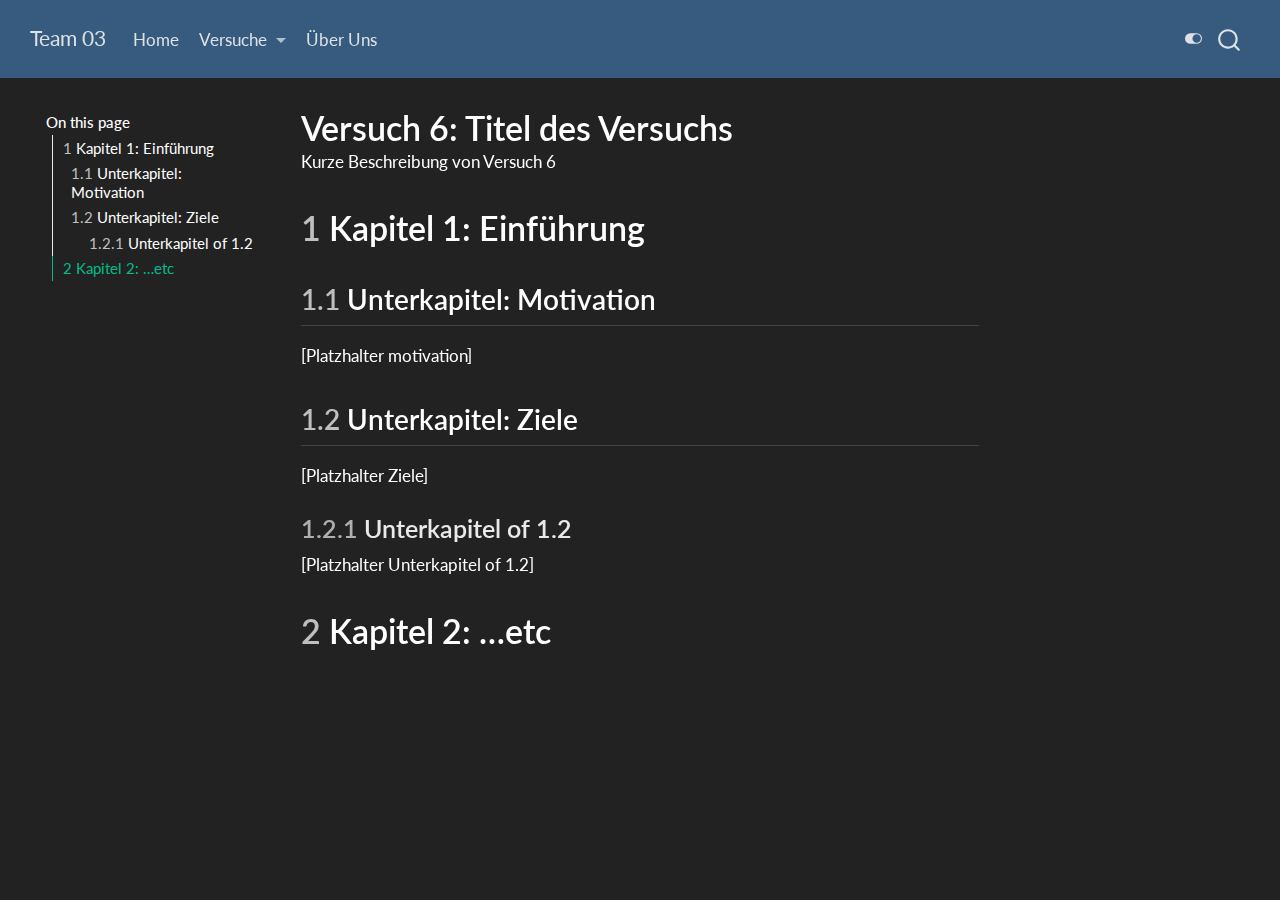
<file: versuch6.html>
<!DOCTYPE html>
<html xmlns="http://www.w3.org/1999/xhtml" lang="en" xml:lang="en"><head>

<meta charset="utf-8">
<meta name="generator" content="quarto-1.6.42">

<meta name="viewport" content="width=device-width, initial-scale=1.0, user-scalable=yes">

<meta name="description" content="Kurze Beschreibung von Versuch 6">

<title>Versuch 6: Titel des Versuchs – Team 03</title>
<style>
code{white-space: pre-wrap;}
span.smallcaps{font-variant: small-caps;}
div.columns{display: flex; gap: min(4vw, 1.5em);}
div.column{flex: auto; overflow-x: auto;}
div.hanging-indent{margin-left: 1.5em; text-indent: -1.5em;}
ul.task-list{list-style: none;}
ul.task-list li input[type="checkbox"] {
  width: 0.8em;
  margin: 0 0.8em 0.2em -1em; /* quarto-specific, see https://github.com/quarto-dev/quarto-cli/issues/4556 */ 
  vertical-align: middle;
}
</style>


<script src="site_libs/quarto-nav/quarto-nav.js"></script>
<script src="site_libs/quarto-nav/headroom.min.js"></script>
<script src="site_libs/clipboard/clipboard.min.js"></script>
<script src="site_libs/quarto-search/autocomplete.umd.js"></script>
<script src="site_libs/quarto-search/fuse.min.js"></script>
<script src="site_libs/quarto-search/quarto-search.js"></script>
<meta name="quarto:offset" content="./">
<script src="site_libs/quarto-html/quarto.js"></script>
<script src="site_libs/quarto-html/popper.min.js"></script>
<script src="site_libs/quarto-html/tippy.umd.min.js"></script>
<script src="site_libs/quarto-html/anchor.min.js"></script>
<link href="site_libs/quarto-html/tippy.css" rel="stylesheet">
<link href="site_libs/quarto-html/quarto-syntax-highlighting-2f5df379a58b258e96c21c0638c20c03.css" rel="stylesheet" class="quarto-color-scheme" id="quarto-text-highlighting-styles">
<link href="site_libs/quarto-html/quarto-syntax-highlighting-dark-b53751a350365c71b6c909e95f209ed1.css" rel="stylesheet" class="quarto-color-scheme quarto-color-alternate" id="quarto-text-highlighting-styles">
<script src="site_libs/bootstrap/bootstrap.min.js"></script>
<link href="site_libs/bootstrap/bootstrap-icons.css" rel="stylesheet">
<link href="site_libs/bootstrap/bootstrap-d75320580429fd03ccc14abf5aea7e44.min.css" rel="stylesheet" append-hash="true" class="quarto-color-scheme" id="quarto-bootstrap" data-mode="light">
<link href="site_libs/bootstrap/bootstrap-dark-03cff2e87a80ce85282700c0d3d2a4d3.min.css" rel="stylesheet" append-hash="true" class="quarto-color-scheme quarto-color-alternate" id="quarto-bootstrap" data-mode="dark">
<script id="quarto-search-options" type="application/json">{
  "location": "navbar",
  "copy-button": false,
  "collapse-after": 3,
  "panel-placement": "end",
  "type": "overlay",
  "limit": 50,
  "keyboard-shortcut": [
    "f",
    "/",
    "s"
  ],
  "show-item-context": false,
  "language": {
    "search-no-results-text": "No results",
    "search-matching-documents-text": "matching documents",
    "search-copy-link-title": "Copy link to search",
    "search-hide-matches-text": "Hide additional matches",
    "search-more-match-text": "more match in this document",
    "search-more-matches-text": "more matches in this document",
    "search-clear-button-title": "Clear",
    "search-text-placeholder": "",
    "search-detached-cancel-button-title": "Cancel",
    "search-submit-button-title": "Submit",
    "search-label": "Search"
  }
}</script>


<link rel="stylesheet" href="styles.css">
</head>

<body class="floating nav-fixed">

<div id="quarto-search-results"></div>
  <header id="quarto-header" class="headroom fixed-top">
    <nav class="navbar navbar-expand-lg " data-bs-theme="dark">
      <div class="navbar-container container-fluid">
      <div class="navbar-brand-container mx-auto">
    <a class="navbar-brand" href="./index.html">
    <span class="navbar-title">Team 03</span>
    </a>
  </div>
            <div id="quarto-search" class="" title="Search"></div>
          <button class="navbar-toggler" type="button" data-bs-toggle="collapse" data-bs-target="#navbarCollapse" aria-controls="navbarCollapse" role="menu" aria-expanded="false" aria-label="Toggle navigation" onclick="if (window.quartoToggleHeadroom) { window.quartoToggleHeadroom(); }">
  <span class="navbar-toggler-icon"></span>
</button>
          <div class="collapse navbar-collapse" id="navbarCollapse">
            <ul class="navbar-nav navbar-nav-scroll me-auto">
  <li class="nav-item">
    <a class="nav-link" href="./index.html"> 
<span class="menu-text">Home</span></a>
  </li>  
  <li class="nav-item dropdown ">
    <a class="nav-link dropdown-toggle" href="#" id="nav-menu-versuche" role="link" data-bs-toggle="dropdown" aria-expanded="false">
 <span class="menu-text">Versuche</span>
    </a>
    <ul class="dropdown-menu" aria-labelledby="nav-menu-versuche">    
        <li>
    <a class="dropdown-item" href="./versuch1.html">
 <span class="dropdown-text">Versuch 1</span></a>
  </li>  
        <li>
    <a class="dropdown-item" href="./versuch2.html">
 <span class="dropdown-text">Versuch 2</span></a>
  </li>  
        <li>
    <a class="dropdown-item" href="./versuch3.html">
 <span class="dropdown-text">Versuch 3</span></a>
  </li>  
        <li>
    <a class="dropdown-item" href="./versuch4.html">
 <span class="dropdown-text">Versuch 4</span></a>
  </li>  
        <li>
    <a class="dropdown-item" href="./versuch5.html">
 <span class="dropdown-text">Versuch 5</span></a>
  </li>  
        <li>
    <a class="dropdown-item" href="./versuch6.html">
 <span class="dropdown-text">Versuch 6</span></a>
  </li>  
    </ul>
  </li>
  <li class="nav-item">
    <a class="nav-link" href="./about.html"> 
<span class="menu-text">Über Uns</span></a>
  </li>  
</ul>
          </div> <!-- /navcollapse -->
            <div class="quarto-navbar-tools">
  <a href="" class="quarto-color-scheme-toggle quarto-navigation-tool  px-1" onclick="window.quartoToggleColorScheme(); return false;" title="Toggle dark mode"><i class="bi"></i></a>
</div>
      </div> <!-- /container-fluid -->
    </nav>
</header>
<!-- content -->
<div id="quarto-content" class="quarto-container page-columns page-rows-contents page-layout-article page-navbar">
<!-- sidebar -->
  <nav id="quarto-sidebar" class="sidebar collapse collapse-horizontal quarto-sidebar-collapse-item sidebar-navigation floating overflow-auto">
    <nav id="TOC" role="doc-toc" class="toc-active" data-toc-expanded="99">
    <h2 id="toc-title">On this page</h2>
   
  <ul>
  <li><a href="#kapitel-1-einführung" id="toc-kapitel-1-einführung" class="nav-link active" data-scroll-target="#kapitel-1-einführung"><span class="header-section-number">1</span> Kapitel 1: Einführung</a>
  <ul class="collapse">
  <li><a href="#unterkapitel-motivation" id="toc-unterkapitel-motivation" class="nav-link" data-scroll-target="#unterkapitel-motivation"><span class="header-section-number">1.1</span> Unterkapitel: Motivation</a></li>
  <li><a href="#unterkapitel-ziele" id="toc-unterkapitel-ziele" class="nav-link" data-scroll-target="#unterkapitel-ziele"><span class="header-section-number">1.2</span> Unterkapitel: Ziele</a>
  <ul class="collapse">
  <li><a href="#unterkapitel-of-1.2" id="toc-unterkapitel-of-1.2" class="nav-link" data-scroll-target="#unterkapitel-of-1.2"><span class="header-section-number">1.2.1</span> Unterkapitel of 1.2</a></li>
  </ul></li>
  </ul></li>
  <li><a href="#kapitel-2-etc" id="toc-kapitel-2-etc" class="nav-link" data-scroll-target="#kapitel-2-etc"><span class="header-section-number">2</span> Kapitel 2: …etc</a></li>
  </ul>
</nav>
</nav>
<div id="quarto-sidebar-glass" class="quarto-sidebar-collapse-item" data-bs-toggle="collapse" data-bs-target=".quarto-sidebar-collapse-item"></div>
<!-- margin-sidebar -->
    <div id="quarto-margin-sidebar" class="sidebar margin-sidebar zindex-bottom">
    </div>
<!-- main -->
<main class="content" id="quarto-document-content">

<header id="title-block-header" class="quarto-title-block default">
<div class="quarto-title">
<h1 class="title">Versuch 6: Titel des Versuchs</h1>
</div>

<div>
  <div class="description">
    Kurze Beschreibung von Versuch 6
  </div>
</div>


<div class="quarto-title-meta">

    
  
    
  </div>
  


</header>


<section id="kapitel-1-einführung" class="level1" data-number="1">
<h1 data-number="1"><span class="header-section-number">1</span> Kapitel 1: Einführung</h1>
<section id="unterkapitel-motivation" class="level2" data-number="1.1">
<h2 data-number="1.1" class="anchored" data-anchor-id="unterkapitel-motivation"><span class="header-section-number">1.1</span> Unterkapitel: Motivation</h2>
<p>[Platzhalter motivation]</p>
</section>
<section id="unterkapitel-ziele" class="level2" data-number="1.2">
<h2 data-number="1.2" class="anchored" data-anchor-id="unterkapitel-ziele"><span class="header-section-number">1.2</span> Unterkapitel: Ziele</h2>
<p>[Platzhalter Ziele]</p>
<section id="unterkapitel-of-1.2" class="level3" data-number="1.2.1">
<h3 data-number="1.2.1" class="anchored" data-anchor-id="unterkapitel-of-1.2"><span class="header-section-number">1.2.1</span> Unterkapitel of 1.2</h3>
<p>[Platzhalter Unterkapitel of 1.2]</p>
</section>
</section>
</section>
<section id="kapitel-2-etc" class="level1" data-number="2">
<h1 data-number="2"><span class="header-section-number">2</span> Kapitel 2: …etc</h1>


</section>

</main> <!-- /main -->
<script id="quarto-html-after-body" type="application/javascript">
window.document.addEventListener("DOMContentLoaded", function (event) {
  const toggleBodyColorMode = (bsSheetEl) => {
    const mode = bsSheetEl.getAttribute("data-mode");
    const bodyEl = window.document.querySelector("body");
    if (mode === "dark") {
      bodyEl.classList.add("quarto-dark");
      bodyEl.classList.remove("quarto-light");
    } else {
      bodyEl.classList.add("quarto-light");
      bodyEl.classList.remove("quarto-dark");
    }
  }
  const toggleBodyColorPrimary = () => {
    const bsSheetEl = window.document.querySelector("link#quarto-bootstrap");
    if (bsSheetEl) {
      toggleBodyColorMode(bsSheetEl);
    }
  }
  toggleBodyColorPrimary();  
  const disableStylesheet = (stylesheets) => {
    for (let i=0; i < stylesheets.length; i++) {
      const stylesheet = stylesheets[i];
      stylesheet.rel = 'prefetch';
    }
  }
  const enableStylesheet = (stylesheets) => {
    for (let i=0; i < stylesheets.length; i++) {
      const stylesheet = stylesheets[i];
      stylesheet.rel = 'stylesheet';
    }
  }
  const manageTransitions = (selector, allowTransitions) => {
    const els = window.document.querySelectorAll(selector);
    for (let i=0; i < els.length; i++) {
      const el = els[i];
      if (allowTransitions) {
        el.classList.remove('notransition');
      } else {
        el.classList.add('notransition');
      }
    }
  }
  const toggleGiscusIfUsed = (isAlternate, darkModeDefault) => {
    const baseTheme = document.querySelector('#giscus-base-theme')?.value ?? 'light';
    const alternateTheme = document.querySelector('#giscus-alt-theme')?.value ?? 'dark';
    let newTheme = '';
    if(darkModeDefault) {
      newTheme = isAlternate ? baseTheme : alternateTheme;
    } else {
      newTheme = isAlternate ? alternateTheme : baseTheme;
    }
    const changeGiscusTheme = () => {
      // From: https://github.com/giscus/giscus/issues/336
      const sendMessage = (message) => {
        const iframe = document.querySelector('iframe.giscus-frame');
        if (!iframe) return;
        iframe.contentWindow.postMessage({ giscus: message }, 'https://giscus.app');
      }
      sendMessage({
        setConfig: {
          theme: newTheme
        }
      });
    }
    const isGiscussLoaded = window.document.querySelector('iframe.giscus-frame') !== null;
    if (isGiscussLoaded) {
      changeGiscusTheme();
    }
  }
  const toggleColorMode = (alternate) => {
    // Switch the stylesheets
    const alternateStylesheets = window.document.querySelectorAll('link.quarto-color-scheme.quarto-color-alternate');
    manageTransitions('#quarto-margin-sidebar .nav-link', false);
    if (alternate) {
      enableStylesheet(alternateStylesheets);
      for (const sheetNode of alternateStylesheets) {
        if (sheetNode.id === "quarto-bootstrap") {
          toggleBodyColorMode(sheetNode);
        }
      }
    } else {
      disableStylesheet(alternateStylesheets);
      toggleBodyColorPrimary();
    }
    manageTransitions('#quarto-margin-sidebar .nav-link', true);
    // Switch the toggles
    const toggles = window.document.querySelectorAll('.quarto-color-scheme-toggle');
    for (let i=0; i < toggles.length; i++) {
      const toggle = toggles[i];
      if (toggle) {
        if (alternate) {
          toggle.classList.add("alternate");     
        } else {
          toggle.classList.remove("alternate");
        }
      }
    }
    // Hack to workaround the fact that safari doesn't
    // properly recolor the scrollbar when toggling (#1455)
    if (navigator.userAgent.indexOf('Safari') > 0 && navigator.userAgent.indexOf('Chrome') == -1) {
      manageTransitions("body", false);
      window.scrollTo(0, 1);
      setTimeout(() => {
        window.scrollTo(0, 0);
        manageTransitions("body", true);
      }, 40);  
    }
  }
  const isFileUrl = () => { 
    return window.location.protocol === 'file:';
  }
  const hasAlternateSentinel = () => {  
    let styleSentinel = getColorSchemeSentinel();
    if (styleSentinel !== null) {
      return styleSentinel === "alternate";
    } else {
      return false;
    }
  }
  const setStyleSentinel = (alternate) => {
    const value = alternate ? "alternate" : "default";
    if (!isFileUrl()) {
      window.localStorage.setItem("quarto-color-scheme", value);
    } else {
      localAlternateSentinel = value;
    }
  }
  const getColorSchemeSentinel = () => {
    if (!isFileUrl()) {
      const storageValue = window.localStorage.getItem("quarto-color-scheme");
      return storageValue != null ? storageValue : localAlternateSentinel;
    } else {
      return localAlternateSentinel;
    }
  }
  const darkModeDefault = true;
  let localAlternateSentinel = darkModeDefault ? 'alternate' : 'default';
  // Dark / light mode switch
  window.quartoToggleColorScheme = () => {
    // Read the current dark / light value 
    let toAlternate = !hasAlternateSentinel();
    toggleColorMode(toAlternate);
    setStyleSentinel(toAlternate);
    toggleGiscusIfUsed(toAlternate, darkModeDefault);
  };
  // Ensure there is a toggle, if there isn't float one in the top right
  if (window.document.querySelector('.quarto-color-scheme-toggle') === null) {
    const a = window.document.createElement('a');
    a.classList.add('top-right');
    a.classList.add('quarto-color-scheme-toggle');
    a.href = "";
    a.onclick = function() { try { window.quartoToggleColorScheme(); } catch {} return false; };
    const i = window.document.createElement("i");
    i.classList.add('bi');
    a.appendChild(i);
    window.document.body.appendChild(a);
  }
  // Switch to dark mode if need be
  if (hasAlternateSentinel()) {
    toggleColorMode(true);
  } else {
    toggleColorMode(false);
  }
  const icon = "";
  const anchorJS = new window.AnchorJS();
  anchorJS.options = {
    placement: 'right',
    icon: icon
  };
  anchorJS.add('.anchored');
  const isCodeAnnotation = (el) => {
    for (const clz of el.classList) {
      if (clz.startsWith('code-annotation-')) {                     
        return true;
      }
    }
    return false;
  }
  const onCopySuccess = function(e) {
    // button target
    const button = e.trigger;
    // don't keep focus
    button.blur();
    // flash "checked"
    button.classList.add('code-copy-button-checked');
    var currentTitle = button.getAttribute("title");
    button.setAttribute("title", "Copied!");
    let tooltip;
    if (window.bootstrap) {
      button.setAttribute("data-bs-toggle", "tooltip");
      button.setAttribute("data-bs-placement", "left");
      button.setAttribute("data-bs-title", "Copied!");
      tooltip = new bootstrap.Tooltip(button, 
        { trigger: "manual", 
          customClass: "code-copy-button-tooltip",
          offset: [0, -8]});
      tooltip.show();    
    }
    setTimeout(function() {
      if (tooltip) {
        tooltip.hide();
        button.removeAttribute("data-bs-title");
        button.removeAttribute("data-bs-toggle");
        button.removeAttribute("data-bs-placement");
      }
      button.setAttribute("title", currentTitle);
      button.classList.remove('code-copy-button-checked');
    }, 1000);
    // clear code selection
    e.clearSelection();
  }
  const getTextToCopy = function(trigger) {
      const codeEl = trigger.previousElementSibling.cloneNode(true);
      for (const childEl of codeEl.children) {
        if (isCodeAnnotation(childEl)) {
          childEl.remove();
        }
      }
      return codeEl.innerText;
  }
  const clipboard = new window.ClipboardJS('.code-copy-button:not([data-in-quarto-modal])', {
    text: getTextToCopy
  });
  clipboard.on('success', onCopySuccess);
  if (window.document.getElementById('quarto-embedded-source-code-modal')) {
    const clipboardModal = new window.ClipboardJS('.code-copy-button[data-in-quarto-modal]', {
      text: getTextToCopy,
      container: window.document.getElementById('quarto-embedded-source-code-modal')
    });
    clipboardModal.on('success', onCopySuccess);
  }
    var localhostRegex = new RegExp(/^(?:http|https):\/\/localhost\:?[0-9]*\//);
    var mailtoRegex = new RegExp(/^mailto:/);
      var filterRegex = new RegExp('/' + window.location.host + '/');
    var isInternal = (href) => {
        return filterRegex.test(href) || localhostRegex.test(href) || mailtoRegex.test(href);
    }
    // Inspect non-navigation links and adorn them if external
 	var links = window.document.querySelectorAll('a[href]:not(.nav-link):not(.navbar-brand):not(.toc-action):not(.sidebar-link):not(.sidebar-item-toggle):not(.pagination-link):not(.no-external):not([aria-hidden]):not(.dropdown-item):not(.quarto-navigation-tool):not(.about-link)');
    for (var i=0; i<links.length; i++) {
      const link = links[i];
      if (!isInternal(link.href)) {
        // undo the damage that might have been done by quarto-nav.js in the case of
        // links that we want to consider external
        if (link.dataset.originalHref !== undefined) {
          link.href = link.dataset.originalHref;
        }
      }
    }
  function tippyHover(el, contentFn, onTriggerFn, onUntriggerFn) {
    const config = {
      allowHTML: true,
      maxWidth: 500,
      delay: 100,
      arrow: false,
      appendTo: function(el) {
          return el.parentElement;
      },
      interactive: true,
      interactiveBorder: 10,
      theme: 'quarto',
      placement: 'bottom-start',
    };
    if (contentFn) {
      config.content = contentFn;
    }
    if (onTriggerFn) {
      config.onTrigger = onTriggerFn;
    }
    if (onUntriggerFn) {
      config.onUntrigger = onUntriggerFn;
    }
    window.tippy(el, config); 
  }
  const noterefs = window.document.querySelectorAll('a[role="doc-noteref"]');
  for (var i=0; i<noterefs.length; i++) {
    const ref = noterefs[i];
    tippyHover(ref, function() {
      // use id or data attribute instead here
      let href = ref.getAttribute('data-footnote-href') || ref.getAttribute('href');
      try { href = new URL(href).hash; } catch {}
      const id = href.replace(/^#\/?/, "");
      const note = window.document.getElementById(id);
      if (note) {
        return note.innerHTML;
      } else {
        return "";
      }
    });
  }
  const xrefs = window.document.querySelectorAll('a.quarto-xref');
  const processXRef = (id, note) => {
    // Strip column container classes
    const stripColumnClz = (el) => {
      el.classList.remove("page-full", "page-columns");
      if (el.children) {
        for (const child of el.children) {
          stripColumnClz(child);
        }
      }
    }
    stripColumnClz(note)
    if (id === null || id.startsWith('sec-')) {
      // Special case sections, only their first couple elements
      const container = document.createElement("div");
      if (note.children && note.children.length > 2) {
        container.appendChild(note.children[0].cloneNode(true));
        for (let i = 1; i < note.children.length; i++) {
          const child = note.children[i];
          if (child.tagName === "P" && child.innerText === "") {
            continue;
          } else {
            container.appendChild(child.cloneNode(true));
            break;
          }
        }
        if (window.Quarto?.typesetMath) {
          window.Quarto.typesetMath(container);
        }
        return container.innerHTML
      } else {
        if (window.Quarto?.typesetMath) {
          window.Quarto.typesetMath(note);
        }
        return note.innerHTML;
      }
    } else {
      // Remove any anchor links if they are present
      const anchorLink = note.querySelector('a.anchorjs-link');
      if (anchorLink) {
        anchorLink.remove();
      }
      if (window.Quarto?.typesetMath) {
        window.Quarto.typesetMath(note);
      }
      if (note.classList.contains("callout")) {
        return note.outerHTML;
      } else {
        return note.innerHTML;
      }
    }
  }
  for (var i=0; i<xrefs.length; i++) {
    const xref = xrefs[i];
    tippyHover(xref, undefined, function(instance) {
      instance.disable();
      let url = xref.getAttribute('href');
      let hash = undefined; 
      if (url.startsWith('#')) {
        hash = url;
      } else {
        try { hash = new URL(url).hash; } catch {}
      }
      if (hash) {
        const id = hash.replace(/^#\/?/, "");
        const note = window.document.getElementById(id);
        if (note !== null) {
          try {
            const html = processXRef(id, note.cloneNode(true));
            instance.setContent(html);
          } finally {
            instance.enable();
            instance.show();
          }
        } else {
          // See if we can fetch this
          fetch(url.split('#')[0])
          .then(res => res.text())
          .then(html => {
            const parser = new DOMParser();
            const htmlDoc = parser.parseFromString(html, "text/html");
            const note = htmlDoc.getElementById(id);
            if (note !== null) {
              const html = processXRef(id, note);
              instance.setContent(html);
            } 
          }).finally(() => {
            instance.enable();
            instance.show();
          });
        }
      } else {
        // See if we can fetch a full url (with no hash to target)
        // This is a special case and we should probably do some content thinning / targeting
        fetch(url)
        .then(res => res.text())
        .then(html => {
          const parser = new DOMParser();
          const htmlDoc = parser.parseFromString(html, "text/html");
          const note = htmlDoc.querySelector('main.content');
          if (note !== null) {
            // This should only happen for chapter cross references
            // (since there is no id in the URL)
            // remove the first header
            if (note.children.length > 0 && note.children[0].tagName === "HEADER") {
              note.children[0].remove();
            }
            const html = processXRef(null, note);
            instance.setContent(html);
          } 
        }).finally(() => {
          instance.enable();
          instance.show();
        });
      }
    }, function(instance) {
    });
  }
      let selectedAnnoteEl;
      const selectorForAnnotation = ( cell, annotation) => {
        let cellAttr = 'data-code-cell="' + cell + '"';
        let lineAttr = 'data-code-annotation="' +  annotation + '"';
        const selector = 'span[' + cellAttr + '][' + lineAttr + ']';
        return selector;
      }
      const selectCodeLines = (annoteEl) => {
        const doc = window.document;
        const targetCell = annoteEl.getAttribute("data-target-cell");
        const targetAnnotation = annoteEl.getAttribute("data-target-annotation");
        const annoteSpan = window.document.querySelector(selectorForAnnotation(targetCell, targetAnnotation));
        const lines = annoteSpan.getAttribute("data-code-lines").split(",");
        const lineIds = lines.map((line) => {
          return targetCell + "-" + line;
        })
        let top = null;
        let height = null;
        let parent = null;
        if (lineIds.length > 0) {
            //compute the position of the single el (top and bottom and make a div)
            const el = window.document.getElementById(lineIds[0]);
            top = el.offsetTop;
            height = el.offsetHeight;
            parent = el.parentElement.parentElement;
          if (lineIds.length > 1) {
            const lastEl = window.document.getElementById(lineIds[lineIds.length - 1]);
            const bottom = lastEl.offsetTop + lastEl.offsetHeight;
            height = bottom - top;
          }
          if (top !== null && height !== null && parent !== null) {
            // cook up a div (if necessary) and position it 
            let div = window.document.getElementById("code-annotation-line-highlight");
            if (div === null) {
              div = window.document.createElement("div");
              div.setAttribute("id", "code-annotation-line-highlight");
              div.style.position = 'absolute';
              parent.appendChild(div);
            }
            div.style.top = top - 2 + "px";
            div.style.height = height + 4 + "px";
            div.style.left = 0;
            let gutterDiv = window.document.getElementById("code-annotation-line-highlight-gutter");
            if (gutterDiv === null) {
              gutterDiv = window.document.createElement("div");
              gutterDiv.setAttribute("id", "code-annotation-line-highlight-gutter");
              gutterDiv.style.position = 'absolute';
              const codeCell = window.document.getElementById(targetCell);
              const gutter = codeCell.querySelector('.code-annotation-gutter');
              gutter.appendChild(gutterDiv);
            }
            gutterDiv.style.top = top - 2 + "px";
            gutterDiv.style.height = height + 4 + "px";
          }
          selectedAnnoteEl = annoteEl;
        }
      };
      const unselectCodeLines = () => {
        const elementsIds = ["code-annotation-line-highlight", "code-annotation-line-highlight-gutter"];
        elementsIds.forEach((elId) => {
          const div = window.document.getElementById(elId);
          if (div) {
            div.remove();
          }
        });
        selectedAnnoteEl = undefined;
      };
        // Handle positioning of the toggle
    window.addEventListener(
      "resize",
      throttle(() => {
        elRect = undefined;
        if (selectedAnnoteEl) {
          selectCodeLines(selectedAnnoteEl);
        }
      }, 10)
    );
    function throttle(fn, ms) {
    let throttle = false;
    let timer;
      return (...args) => {
        if(!throttle) { // first call gets through
            fn.apply(this, args);
            throttle = true;
        } else { // all the others get throttled
            if(timer) clearTimeout(timer); // cancel #2
            timer = setTimeout(() => {
              fn.apply(this, args);
              timer = throttle = false;
            }, ms);
        }
      };
    }
      // Attach click handler to the DT
      const annoteDls = window.document.querySelectorAll('dt[data-target-cell]');
      for (const annoteDlNode of annoteDls) {
        annoteDlNode.addEventListener('click', (event) => {
          const clickedEl = event.target;
          if (clickedEl !== selectedAnnoteEl) {
            unselectCodeLines();
            const activeEl = window.document.querySelector('dt[data-target-cell].code-annotation-active');
            if (activeEl) {
              activeEl.classList.remove('code-annotation-active');
            }
            selectCodeLines(clickedEl);
            clickedEl.classList.add('code-annotation-active');
          } else {
            // Unselect the line
            unselectCodeLines();
            clickedEl.classList.remove('code-annotation-active');
          }
        });
      }
  const findCites = (el) => {
    const parentEl = el.parentElement;
    if (parentEl) {
      const cites = parentEl.dataset.cites;
      if (cites) {
        return {
          el,
          cites: cites.split(' ')
        };
      } else {
        return findCites(el.parentElement)
      }
    } else {
      return undefined;
    }
  };
  var bibliorefs = window.document.querySelectorAll('a[role="doc-biblioref"]');
  for (var i=0; i<bibliorefs.length; i++) {
    const ref = bibliorefs[i];
    const citeInfo = findCites(ref);
    if (citeInfo) {
      tippyHover(citeInfo.el, function() {
        var popup = window.document.createElement('div');
        citeInfo.cites.forEach(function(cite) {
          var citeDiv = window.document.createElement('div');
          citeDiv.classList.add('hanging-indent');
          citeDiv.classList.add('csl-entry');
          var biblioDiv = window.document.getElementById('ref-' + cite);
          if (biblioDiv) {
            citeDiv.innerHTML = biblioDiv.innerHTML;
          }
          popup.appendChild(citeDiv);
        });
        return popup.innerHTML;
      });
    }
  }
});
</script>
</div> <!-- /content -->




</body></html>
</file>
<file: site_libs/quarto-html/tippy.css>
.tippy-box[data-animation=fade][data-state=hidden]{opacity:0}[data-tippy-root]{max-width:calc(100vw - 10px)}.tippy-box{position:relative;background-color:#333;color:#fff;border-radius:4px;font-size:14px;line-height:1.4;white-space:normal;outline:0;transition-property:transform,visibility,opacity}.tippy-box[data-placement^=top]>.tippy-arrow{bottom:0}.tippy-box[data-placement^=top]>.tippy-arrow:before{bottom:-7px;left:0;border-width:8px 8px 0;border-top-color:initial;transform-origin:center top}.tippy-box[data-placement^=bottom]>.tippy-arrow{top:0}.tippy-box[data-placement^=bottom]>.tippy-arrow:before{top:-7px;left:0;border-width:0 8px 8px;border-bottom-color:initial;transform-origin:center bottom}.tippy-box[data-placement^=left]>.tippy-arrow{right:0}.tippy-box[data-placement^=left]>.tippy-arrow:before{border-width:8px 0 8px 8px;border-left-color:initial;right:-7px;transform-origin:center left}.tippy-box[data-placement^=right]>.tippy-arrow{left:0}.tippy-box[data-placement^=right]>.tippy-arrow:before{left:-7px;border-width:8px 8px 8px 0;border-right-color:initial;transform-origin:center right}.tippy-box[data-inertia][data-state=visible]{transition-timing-function:cubic-bezier(.54,1.5,.38,1.11)}.tippy-arrow{width:16px;height:16px;color:#333}.tippy-arrow:before{content:"";position:absolute;border-color:transparent;border-style:solid}.tippy-content{position:relative;padding:5px 9px;z-index:1}
</file>
<file: site_libs/quarto-html/quarto-syntax-highlighting-2f5df379a58b258e96c21c0638c20c03.css>
/* quarto syntax highlight colors */
:root {
  --quarto-hl-ot-color: #003B4F;
  --quarto-hl-at-color: #657422;
  --quarto-hl-ss-color: #20794D;
  --quarto-hl-an-color: #5E5E5E;
  --quarto-hl-fu-color: #4758AB;
  --quarto-hl-st-color: #20794D;
  --quarto-hl-cf-color: #003B4F;
  --quarto-hl-op-color: #5E5E5E;
  --quarto-hl-er-color: #AD0000;
  --quarto-hl-bn-color: #AD0000;
  --quarto-hl-al-color: #AD0000;
  --quarto-hl-va-color: #111111;
  --quarto-hl-bu-color: inherit;
  --quarto-hl-ex-color: inherit;
  --quarto-hl-pp-color: #AD0000;
  --quarto-hl-in-color: #5E5E5E;
  --quarto-hl-vs-color: #20794D;
  --quarto-hl-wa-color: #5E5E5E;
  --quarto-hl-do-color: #5E5E5E;
  --quarto-hl-im-color: #00769E;
  --quarto-hl-ch-color: #20794D;
  --quarto-hl-dt-color: #AD0000;
  --quarto-hl-fl-color: #AD0000;
  --quarto-hl-co-color: #5E5E5E;
  --quarto-hl-cv-color: #5E5E5E;
  --quarto-hl-cn-color: #8f5902;
  --quarto-hl-sc-color: #5E5E5E;
  --quarto-hl-dv-color: #AD0000;
  --quarto-hl-kw-color: #003B4F;
}

/* other quarto variables */
:root {
  --quarto-font-monospace: SFMono-Regular, Menlo, Monaco, Consolas, "Liberation Mono", "Courier New", monospace;
}

pre > code.sourceCode > span {
  color: #003B4F;
}

code span {
  color: #003B4F;
}

code.sourceCode > span {
  color: #003B4F;
}

div.sourceCode,
div.sourceCode pre.sourceCode {
  color: #003B4F;
}

code span.ot {
  color: #003B4F;
  font-style: inherit;
}

code span.at {
  color: #657422;
  font-style: inherit;
}

code span.ss {
  color: #20794D;
  font-style: inherit;
}

code span.an {
  color: #5E5E5E;
  font-style: inherit;
}

code span.fu {
  color: #4758AB;
  font-style: inherit;
}

code span.st {
  color: #20794D;
  font-style: inherit;
}

code span.cf {
  color: #003B4F;
  font-weight: bold;
  font-style: inherit;
}

code span.op {
  color: #5E5E5E;
  font-style: inherit;
}

code span.er {
  color: #AD0000;
  font-style: inherit;
}

code span.bn {
  color: #AD0000;
  font-style: inherit;
}

code span.al {
  color: #AD0000;
  font-style: inherit;
}

code span.va {
  color: #111111;
  font-style: inherit;
}

code span.bu {
  font-style: inherit;
}

code span.ex {
  font-style: inherit;
}

code span.pp {
  color: #AD0000;
  font-style: inherit;
}

code span.in {
  color: #5E5E5E;
  font-style: inherit;
}

code span.vs {
  color: #20794D;
  font-style: inherit;
}

code span.wa {
  color: #5E5E5E;
  font-style: italic;
}

code span.do {
  color: #5E5E5E;
  font-style: italic;
}

code span.im {
  color: #00769E;
  font-style: inherit;
}

code span.ch {
  color: #20794D;
  font-style: inherit;
}

code span.dt {
  color: #AD0000;
  font-style: inherit;
}

code span.fl {
  color: #AD0000;
  font-style: inherit;
}

code span.co {
  color: #5E5E5E;
  font-style: inherit;
}

code span.cv {
  color: #5E5E5E;
  font-style: italic;
}

code span.cn {
  color: #8f5902;
  font-style: inherit;
}

code span.sc {
  color: #5E5E5E;
  font-style: inherit;
}

code span.dv {
  color: #AD0000;
  font-style: inherit;
}

code span.kw {
  color: #003B4F;
  font-weight: bold;
  font-style: inherit;
}

.prevent-inlining {
  content: "</";
}

/*# sourceMappingURL=35eb38a806ee71ea6d2563be2308c832.css.map */
</file>
<file: site_libs/quarto-html/quarto-syntax-highlighting-dark-b53751a350365c71b6c909e95f209ed1.css>
/* quarto syntax highlight colors */
:root {
  --quarto-hl-al-color: #f07178;
  --quarto-hl-an-color: #d4d0ab;
  --quarto-hl-at-color: #00e0e0;
  --quarto-hl-bn-color: #d4d0ab;
  --quarto-hl-bu-color: #abe338;
  --quarto-hl-ch-color: #abe338;
  --quarto-hl-co-color: #f8f8f2;
  --quarto-hl-cv-color: #ffd700;
  --quarto-hl-cn-color: #ffd700;
  --quarto-hl-cf-color: #ffa07a;
  --quarto-hl-dt-color: #ffa07a;
  --quarto-hl-dv-color: #d4d0ab;
  --quarto-hl-do-color: #f8f8f2;
  --quarto-hl-er-color: #f07178;
  --quarto-hl-ex-color: #00e0e0;
  --quarto-hl-fl-color: #d4d0ab;
  --quarto-hl-fu-color: #ffa07a;
  --quarto-hl-im-color: #abe338;
  --quarto-hl-in-color: #d4d0ab;
  --quarto-hl-kw-color: #ffa07a;
  --quarto-hl-op-color: #ffa07a;
  --quarto-hl-ot-color: #00e0e0;
  --quarto-hl-pp-color: #dcc6e0;
  --quarto-hl-re-color: #00e0e0;
  --quarto-hl-sc-color: #abe338;
  --quarto-hl-ss-color: #abe338;
  --quarto-hl-st-color: #abe338;
  --quarto-hl-va-color: #00e0e0;
  --quarto-hl-vs-color: #abe338;
  --quarto-hl-wa-color: #dcc6e0;
}

/* other quarto variables */
:root {
  --quarto-font-monospace: SFMono-Regular, Menlo, Monaco, Consolas, "Liberation Mono", "Courier New", monospace;
}

code span.al {
  background-color: #2a0f15;
  font-weight: bold;
  color: #f07178;
}

code span.an {
  color: #d4d0ab;
}

code span.at {
  color: #00e0e0;
}

code span.bn {
  color: #d4d0ab;
}

code span.bu {
  color: #abe338;
}

code span.ch {
  color: #abe338;
}

code span.co {
  font-style: italic;
  color: #f8f8f2;
}

code span.cv {
  color: #ffd700;
}

code span.cn {
  color: #ffd700;
}

code span.cf {
  font-weight: bold;
  color: #ffa07a;
}

code span.dt {
  color: #ffa07a;
}

code span.dv {
  color: #d4d0ab;
}

code span.do {
  color: #f8f8f2;
}

code span.er {
  color: #f07178;
  text-decoration: underline;
}

code span.ex {
  font-weight: bold;
  color: #00e0e0;
}

code span.fl {
  color: #d4d0ab;
}

code span.fu {
  color: #ffa07a;
}

code span.im {
  color: #abe338;
}

code span.in {
  color: #d4d0ab;
}

code span.kw {
  font-weight: bold;
  color: #ffa07a;
}

pre > code.sourceCode > span {
  color: #f8f8f2;
}

code span {
  color: #f8f8f2;
}

code.sourceCode > span {
  color: #f8f8f2;
}

div.sourceCode,
div.sourceCode pre.sourceCode {
  color: #f8f8f2;
}

code span.op {
  color: #ffa07a;
}

code span.ot {
  color: #00e0e0;
}

code span.pp {
  color: #dcc6e0;
}

code span.re {
  background-color: #f8f8f2;
  color: #00e0e0;
}

code span.sc {
  color: #abe338;
}

code span.ss {
  color: #abe338;
}

code span.st {
  color: #abe338;
}

code span.va {
  color: #00e0e0;
}

code span.vs {
  color: #abe338;
}

code span.wa {
  color: #dcc6e0;
}

.prevent-inlining {
  content: "</";
}

/*# sourceMappingURL=ef095d06243fb944689b9469f3a5590a.css.map */
</file>
<file: styles.css>
/* Ensure proper spacing between grid items */
.quarto-grid {
    display: grid;
    gap: 1.5rem;
  }
  
  /* Style each card */
  .quarto-grid-item.card {
    border-radius: 12px;
    overflow: hidden;
    transition: transform 0.2s ease-in-out;
    background-color: rgba(255, 255, 255, 0.05); /* Slight contrast for dark mode */
    padding: 16px;
    text-align: center;
  }
  
  /* Apply hover effect only to the card, without a drop shadow */
  .quarto-grid-item.card:hover {
    transform: scale(1.05);
  }
</file>
